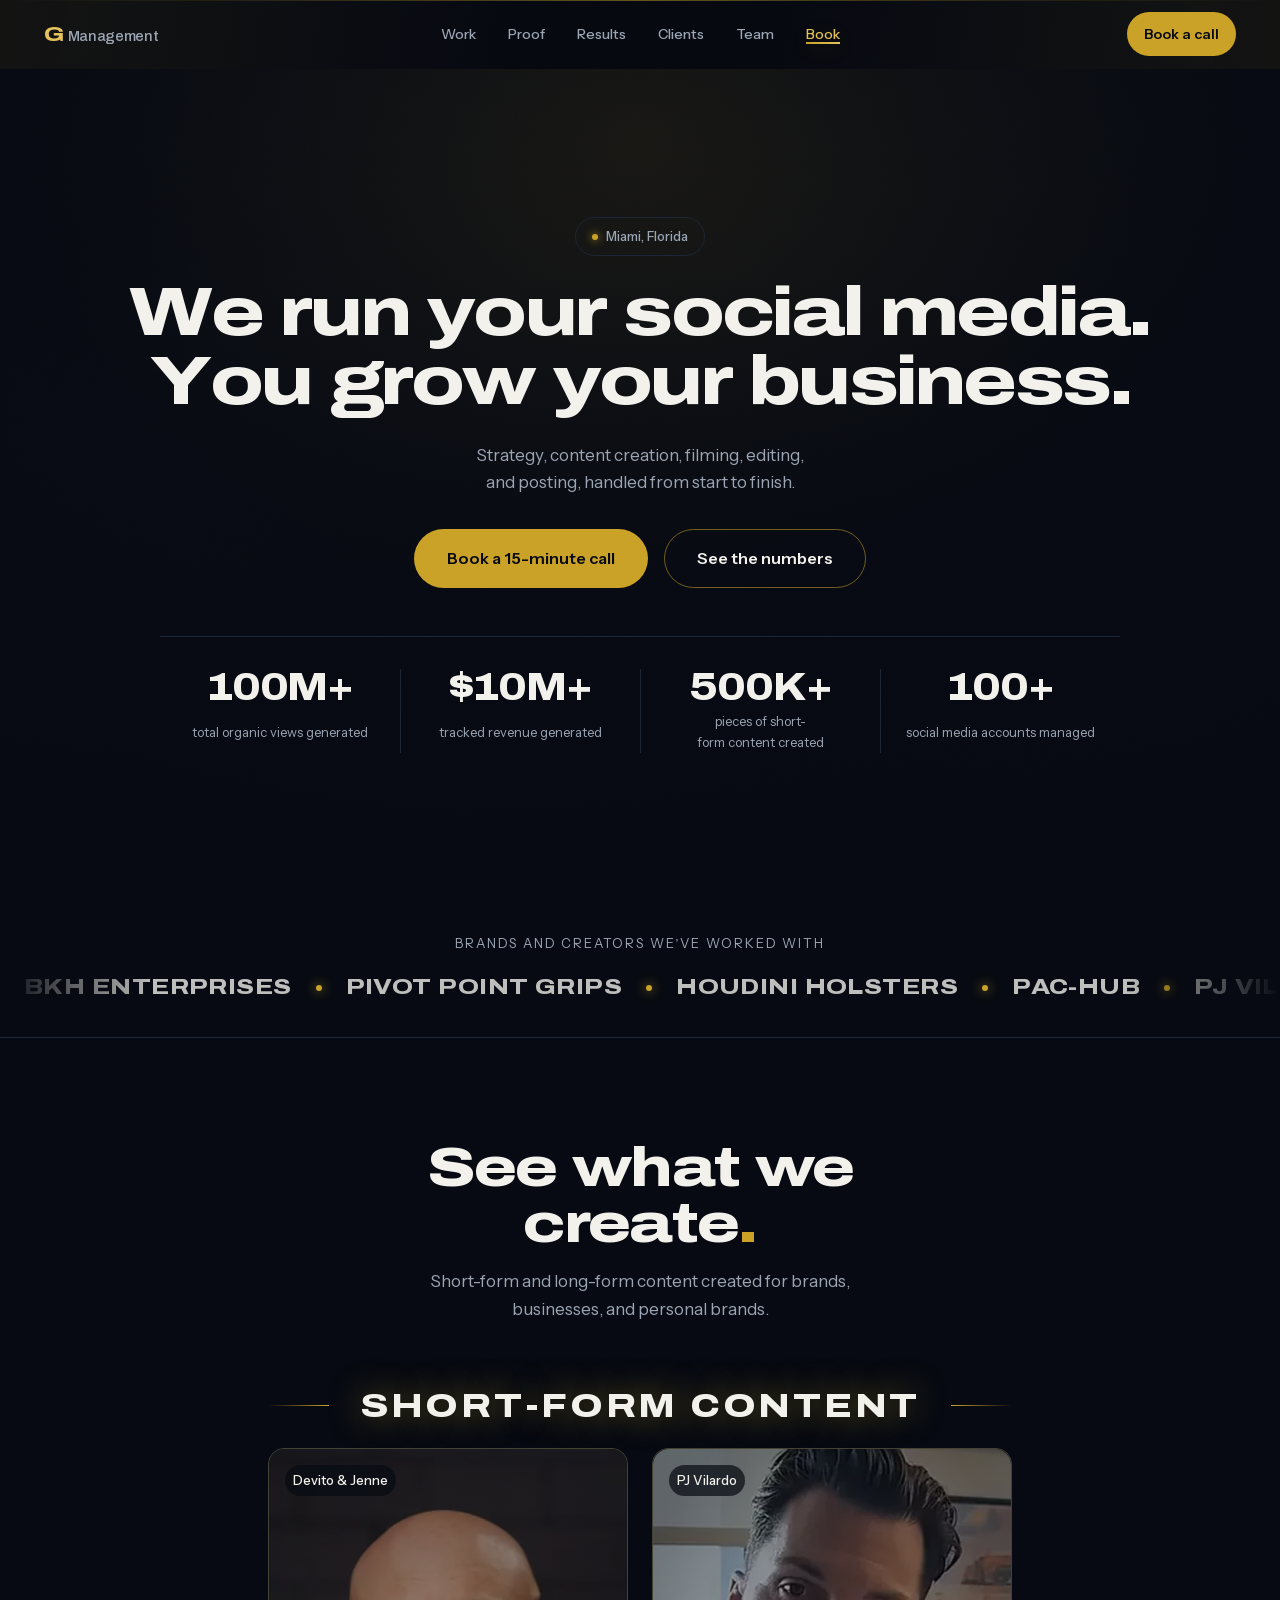
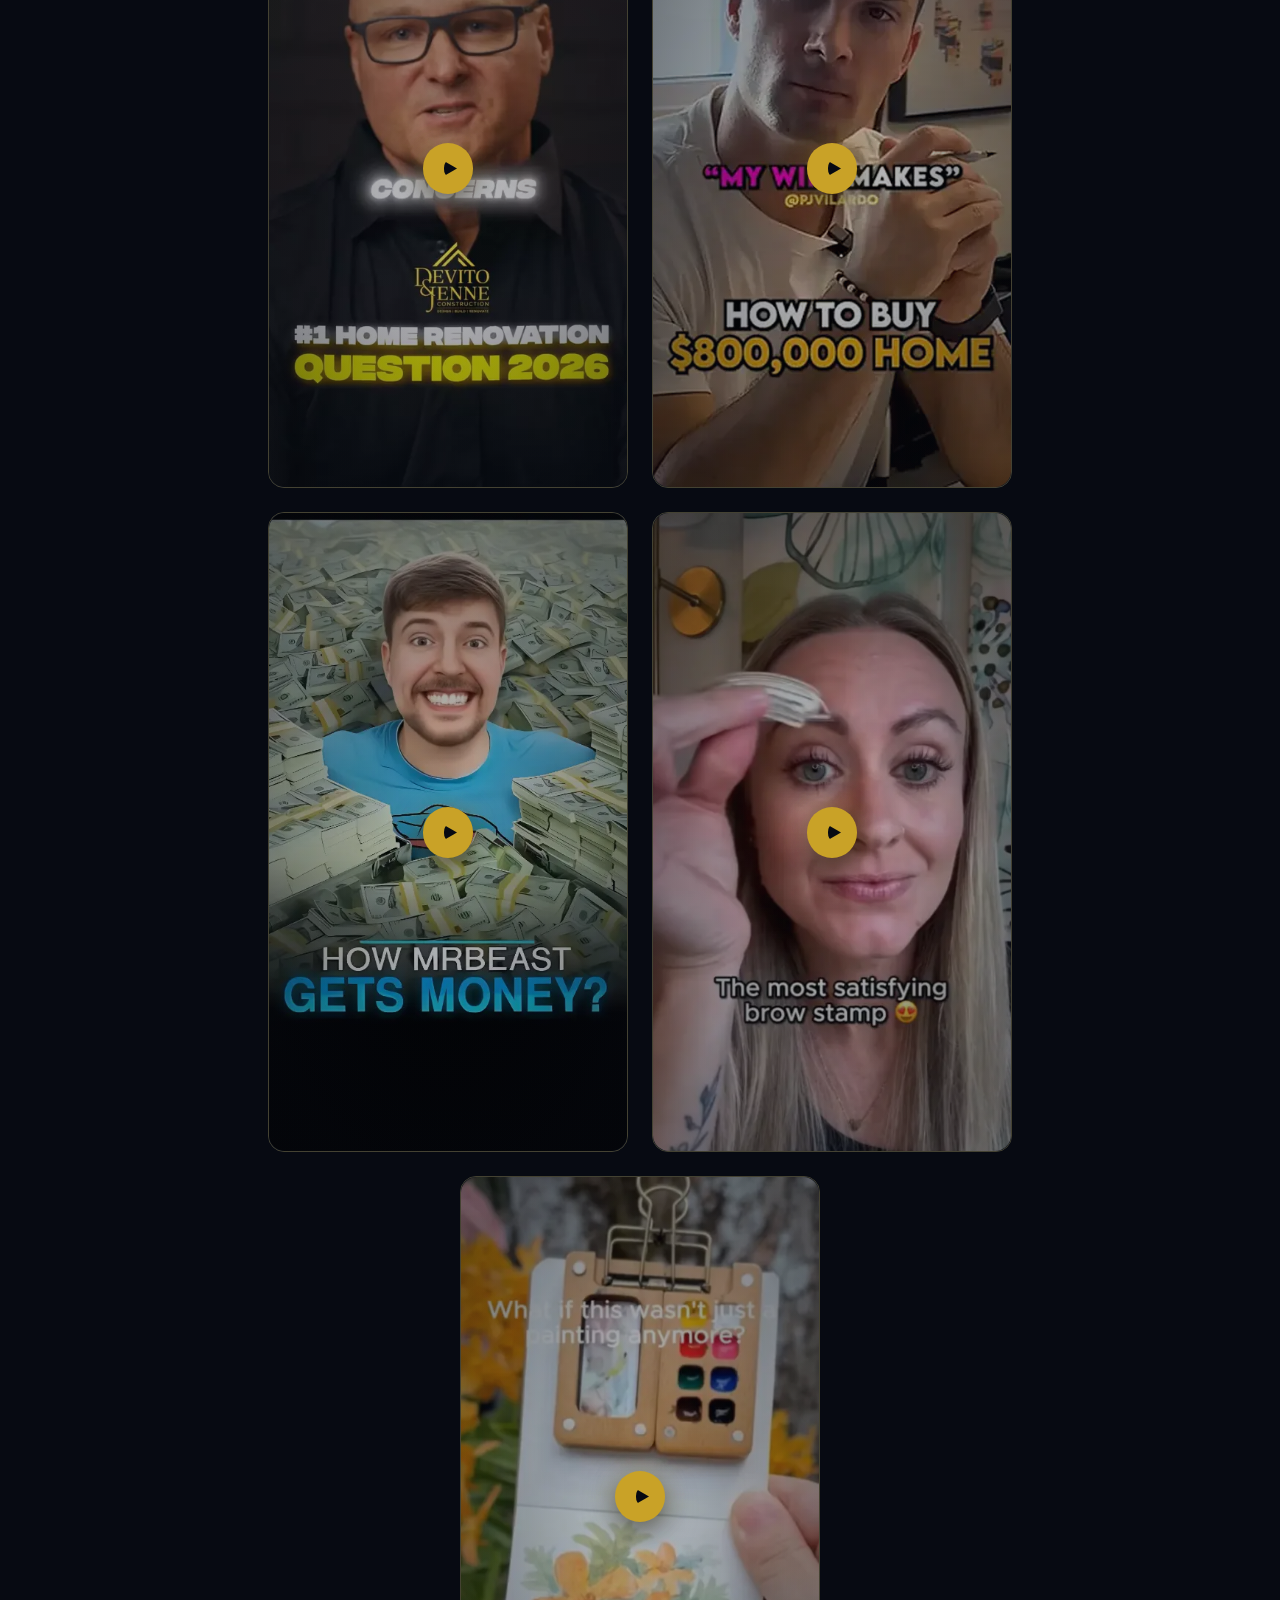
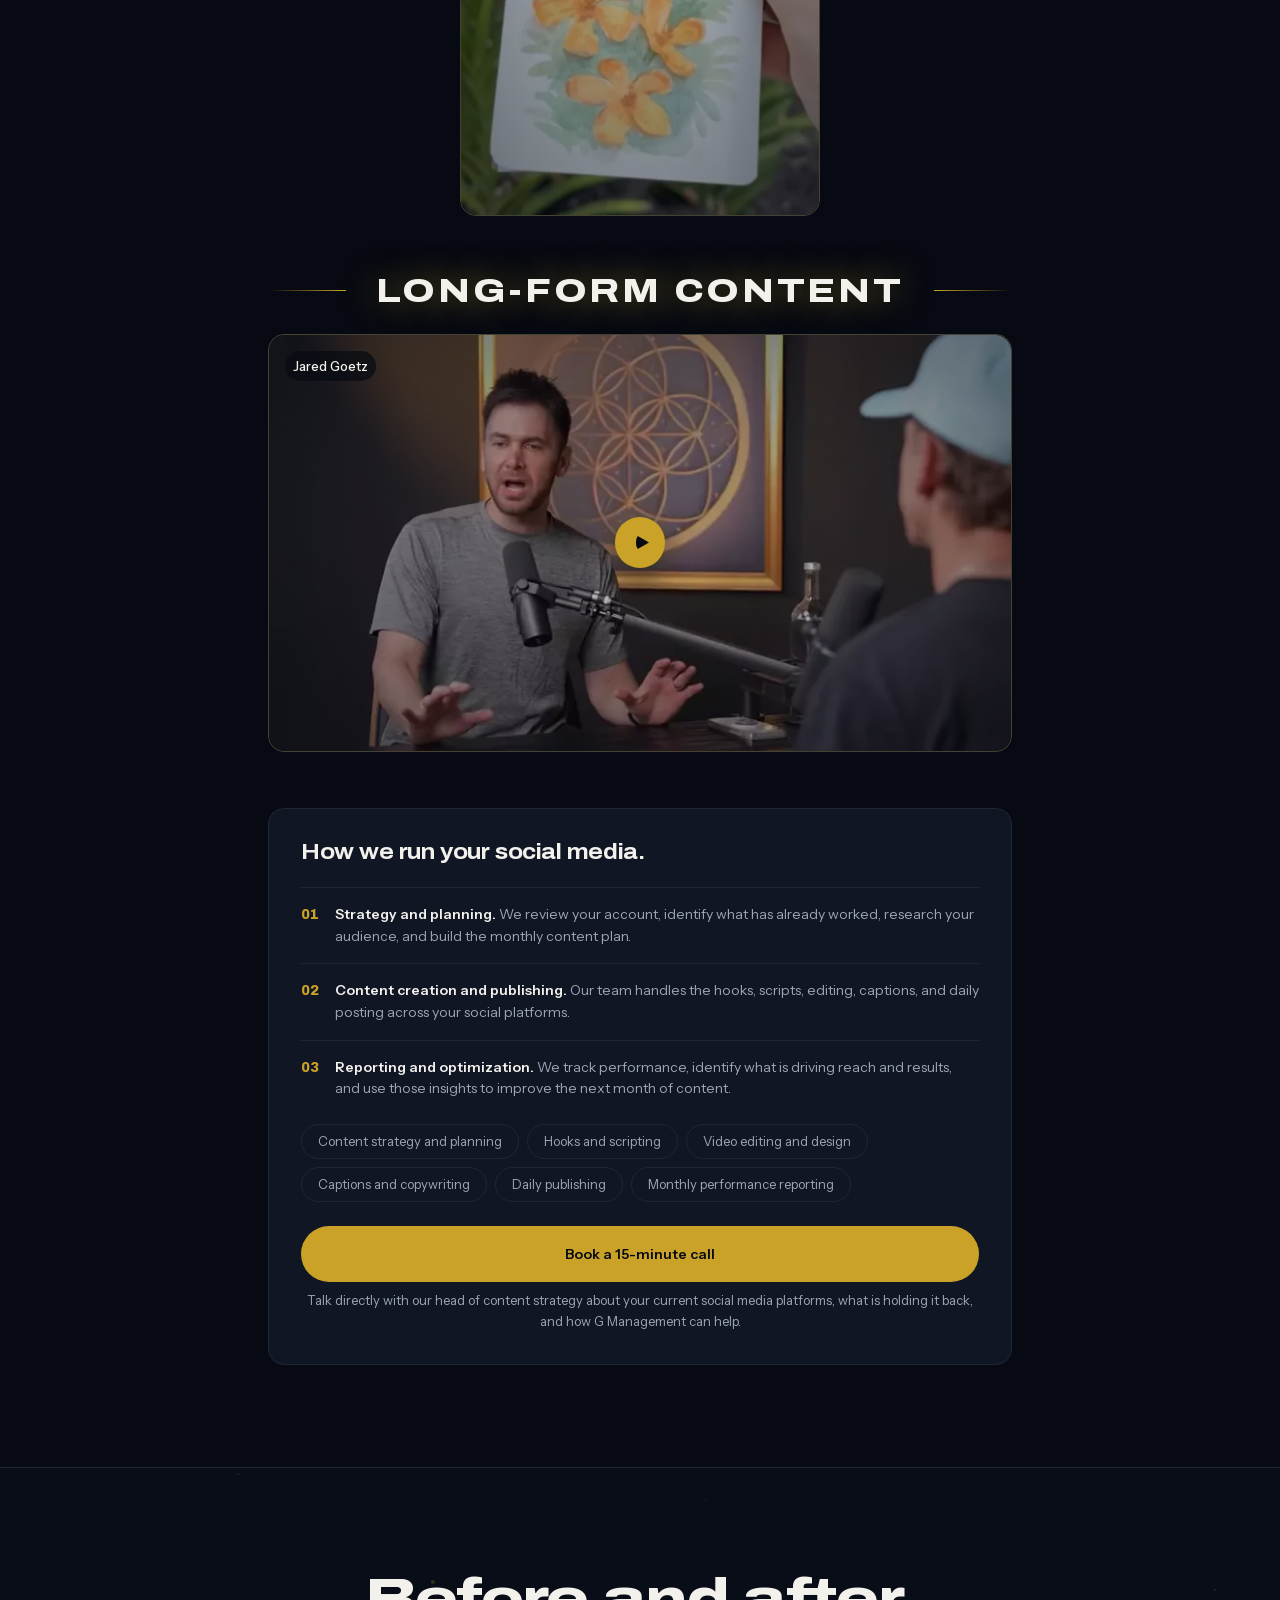
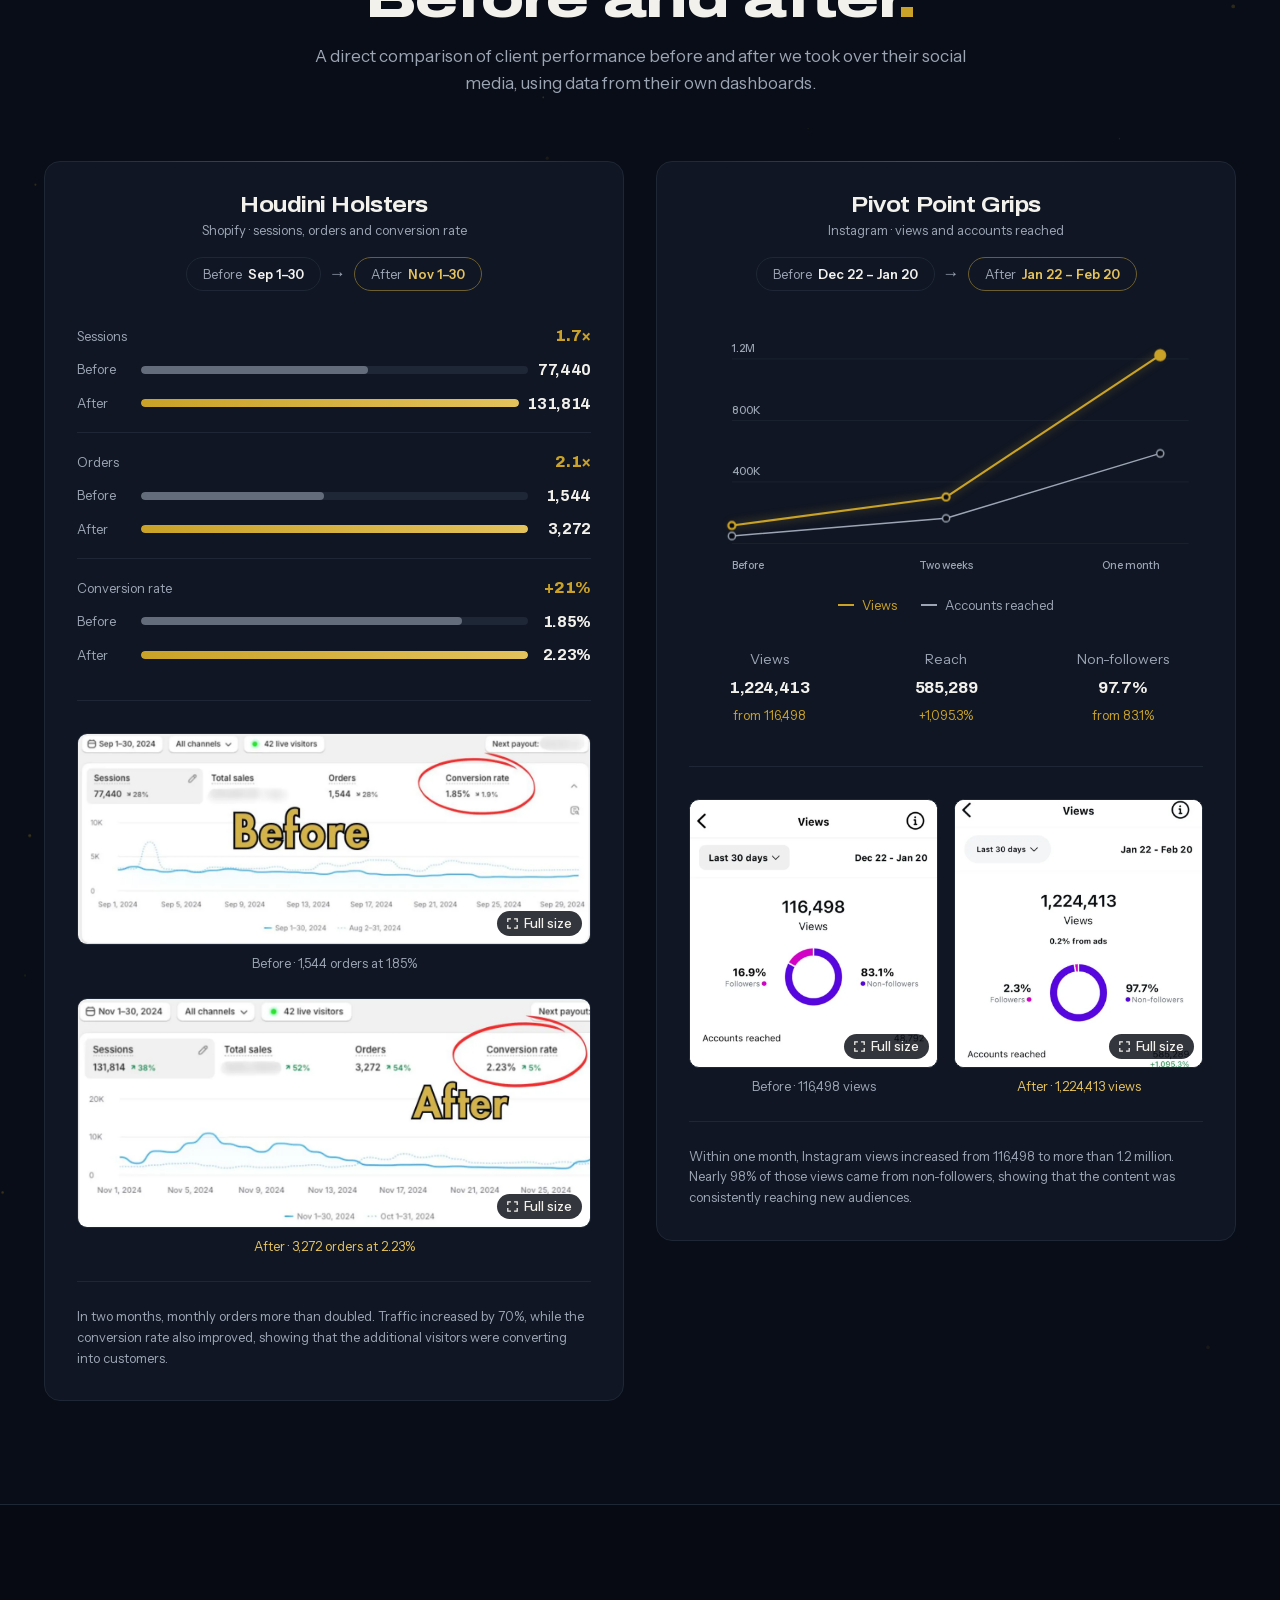
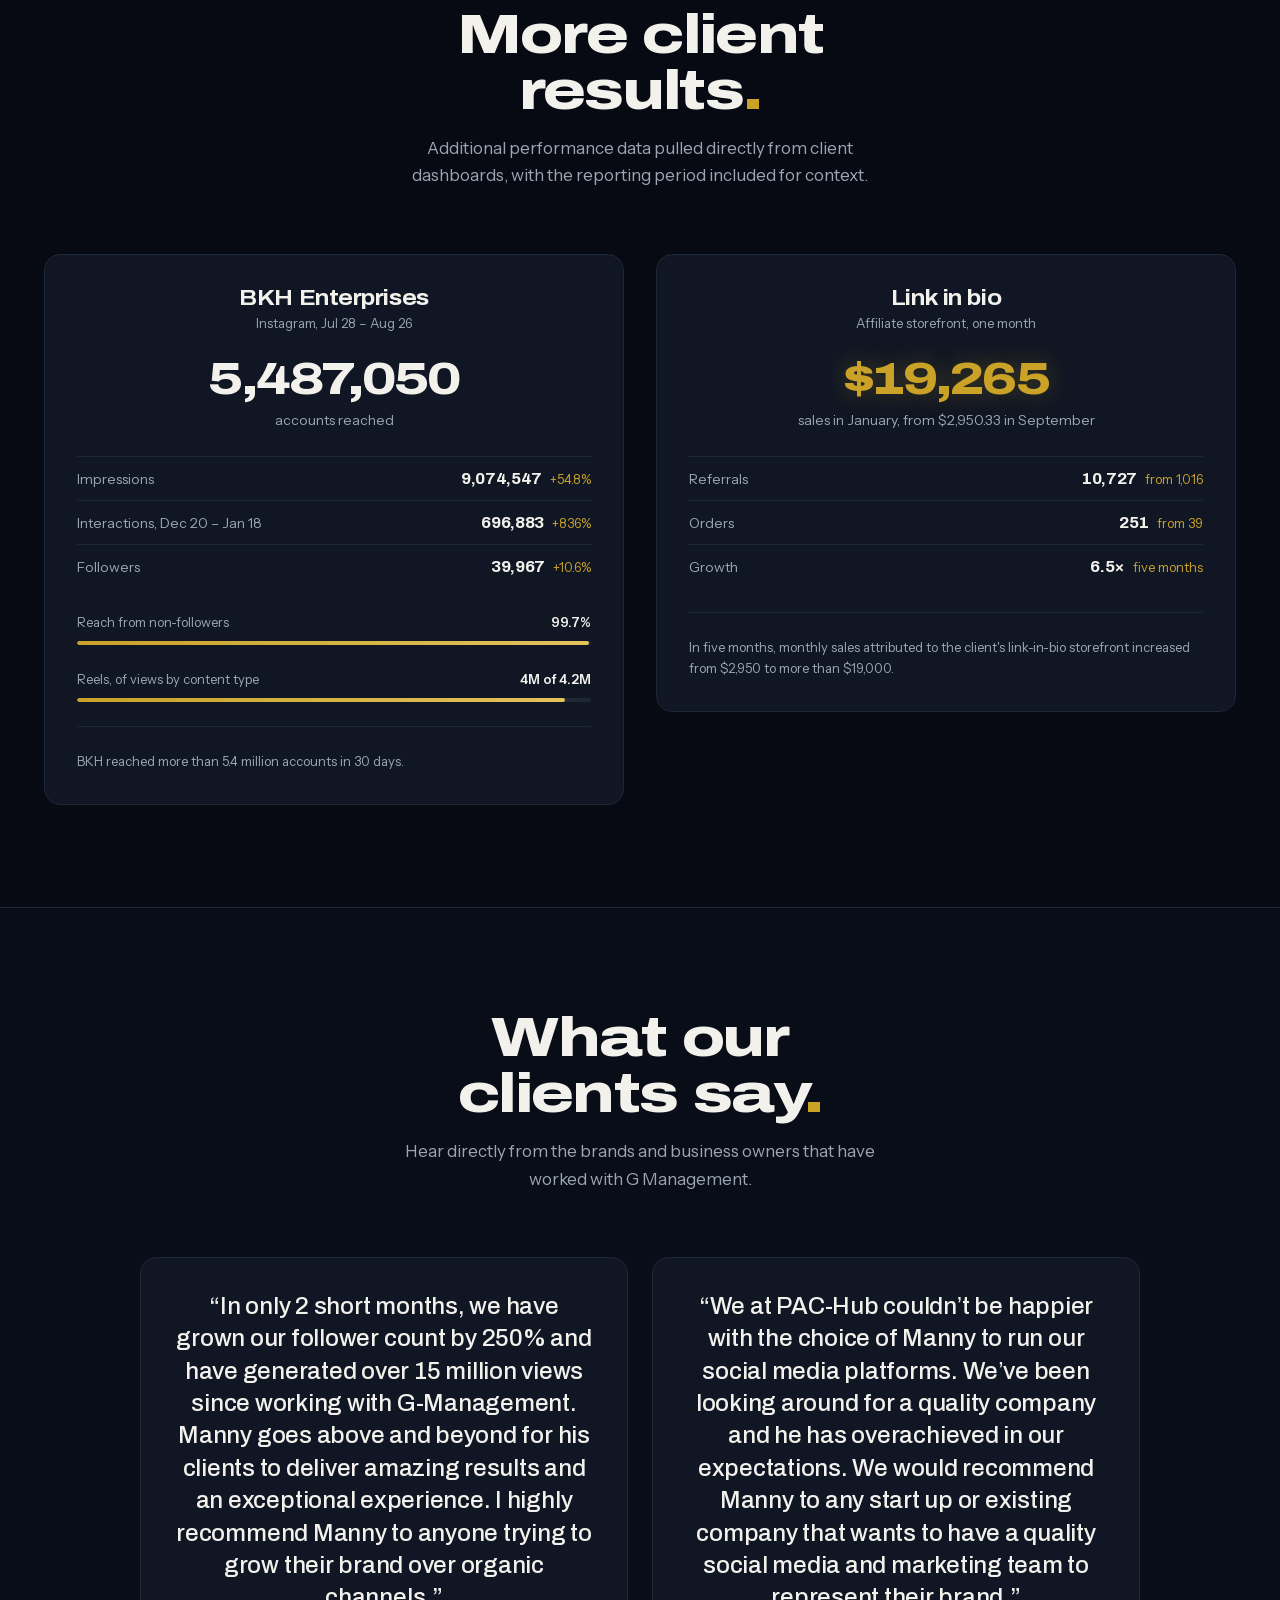
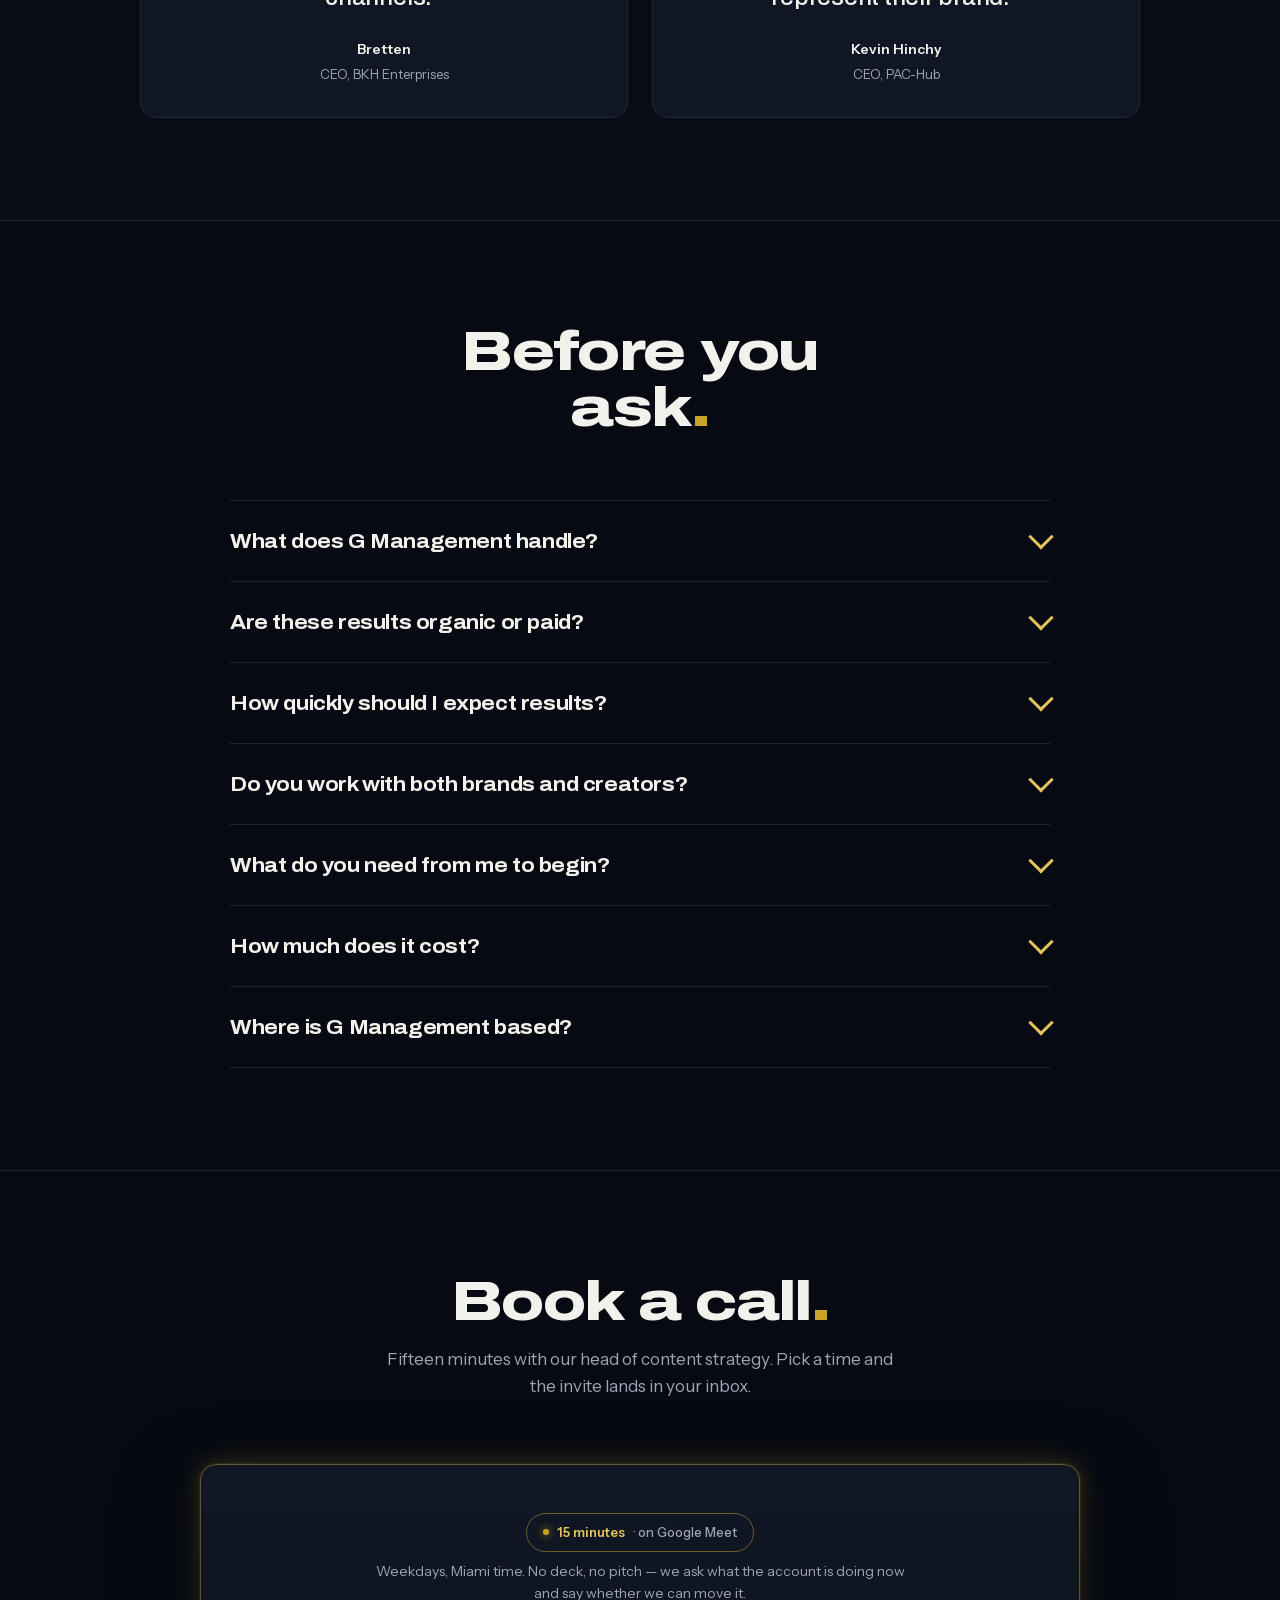
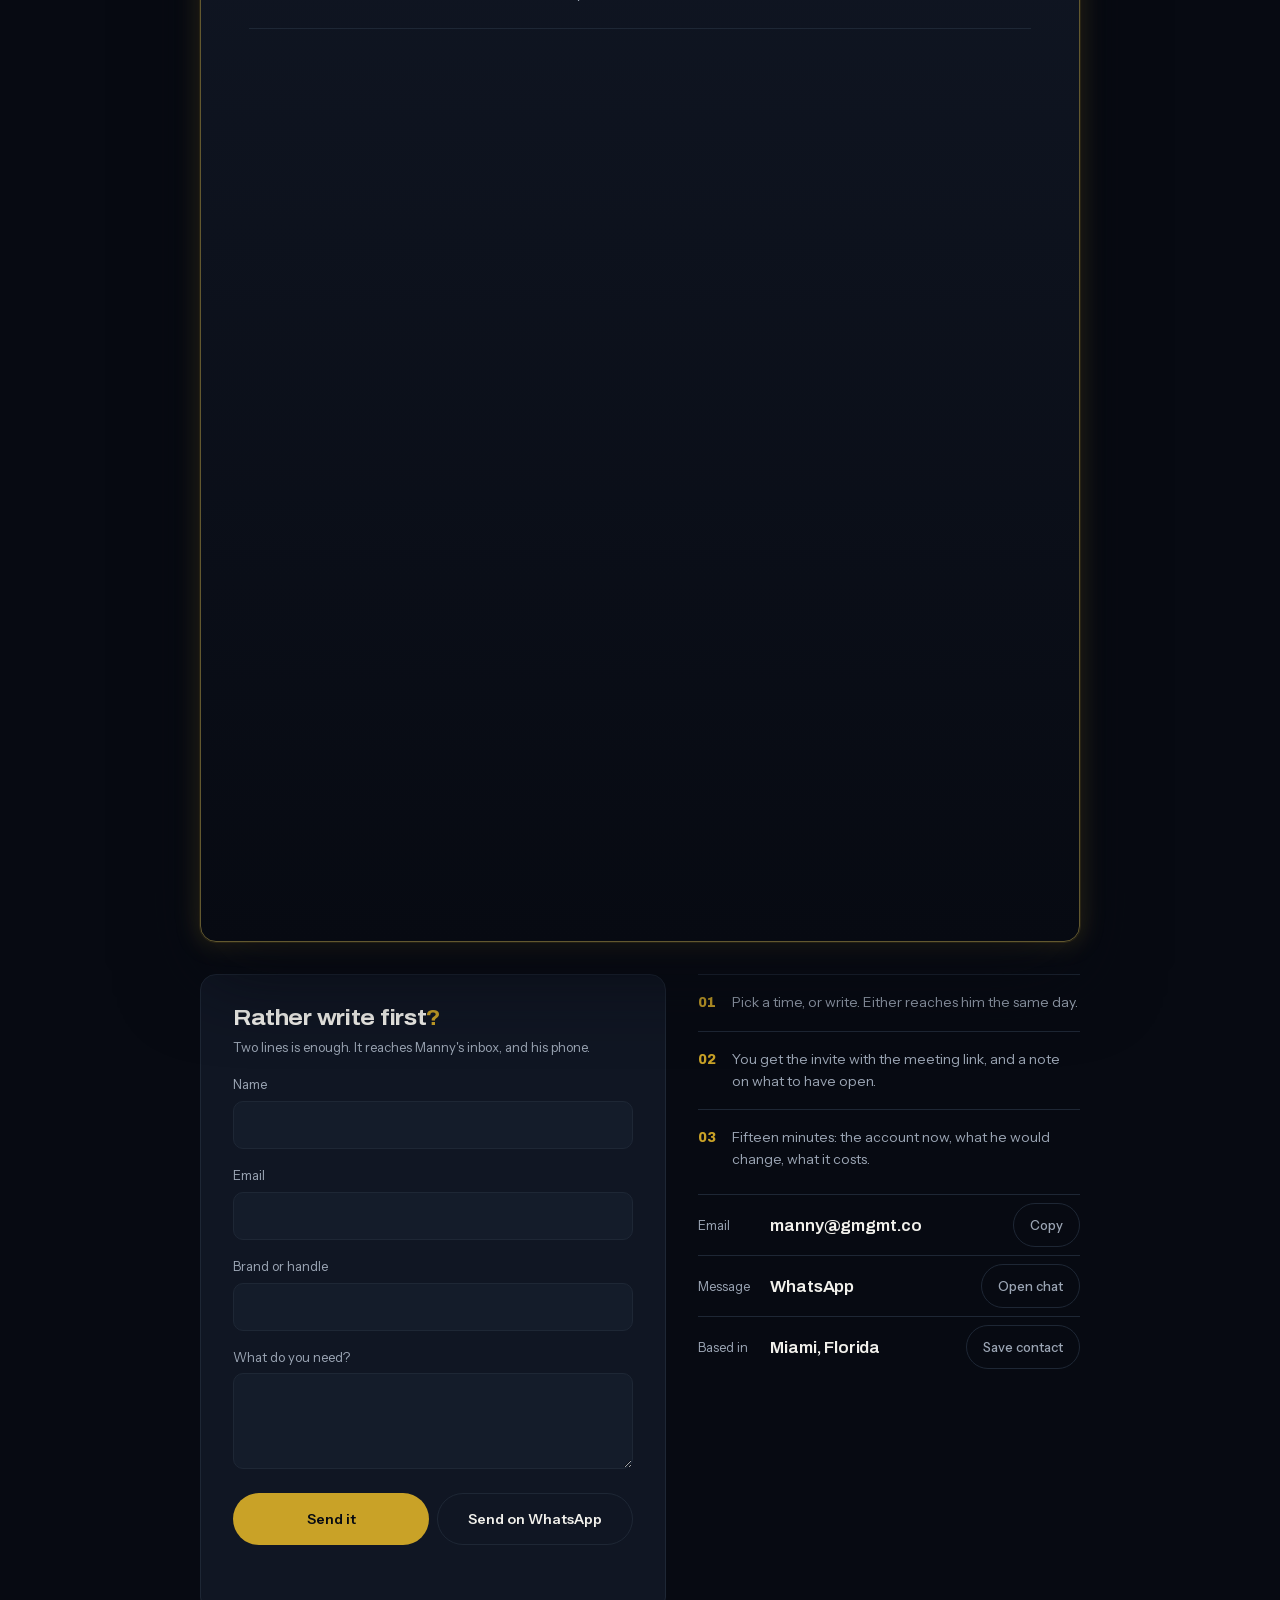
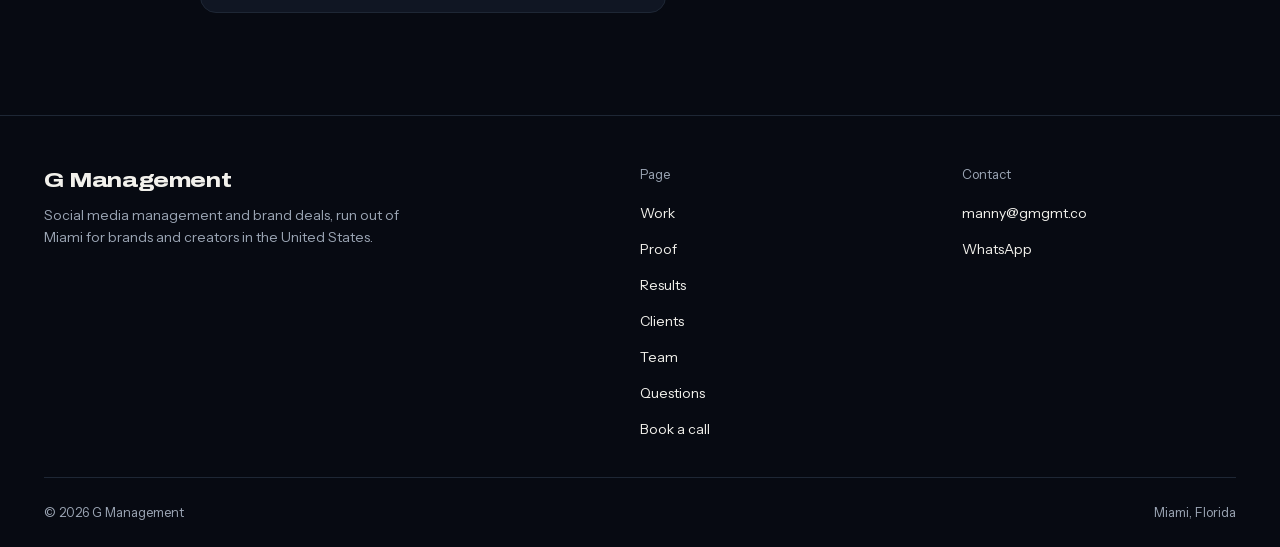
<file: index.html>
<!DOCTYPE html>
<html lang="en">
<head>
<meta charset="utf-8">
<meta name="viewport" content="width=device-width, initial-scale=1">
<script>document.documentElement.classList.add('js');</script>
<title>G Management — social media management and brand deals, Miami</title>
<meta name="description" content="We run your social media so you can grow your business. Strategy, content creation, filming, editing and daily posting, handled from start to finish, out of Miami. Book a 15-minute call.">
<link rel="canonical" href="https://gmgmt.com/">
<meta name="robots" content="index, follow, max-image-preview:large, max-snippet:-1">
<meta name="author" content="Manny Garcia">

<meta property="og:type" content="website">
<meta property="og:url" content="https://gmgmt.com/">
<meta property="og:site_name" content="G Management">
<meta property="og:locale" content="en_US">
<meta property="og:title" content="G Management — social media management and brand deals, Miami">
<meta property="og:description" content="Strategy, content creation, filming, editing and posting, handled from start to finish. 100M+ organic views and $10M+ in tracked revenue generated. Book a 15-minute call.">
<meta property="og:image" content="https://gmgmt.com/assets/og.png">
<meta property="og:image:type" content="image/png">
<meta property="og:image:width" content="1200">
<meta property="og:image:height" content="630">
<meta property="og:image:alt" content="G Management, Miami. 100M+ organic views generated, $10M+ in tracked revenue, 500K+ short-form pieces created, 100+ accounts managed.">

<meta name="twitter:card" content="summary_large_image">
<meta name="twitter:title" content="G Management — social media management and brand deals, Miami">
<meta name="twitter:description" content="We run your social media. You grow your business. Real client dashboards, on both sides of the work.">
<meta name="twitter:image" content="https://gmgmt.com/assets/og.png">
<meta name="twitter:image:alt" content="G Management, Miami. 100M+ organic views generated.">
<meta name="theme-color" content="#070A12">

<link rel="preconnect" href="https://d8j0ntlcm91z4.cloudfront.net" crossorigin>
<link rel="icon" href="/favicon.svg" type="image/svg+xml">

<!-- Both faces are set above the fold, and the stylesheet is inline below, so
     the browser only discovers them once it has parsed all of it. Naming them
     here starts both fetches in the first round trip instead — and the
     headline animation waits on document.fonts.ready, so this is the gate on
     when the hero finishes settling. -->
<link rel="preload" href="/assets/fonts/archivo-latin-v5.woff2" as="font" type="font/woff2" crossorigin>
<link rel="preload" href="/assets/fonts/instrument-sans-latin-v5.woff2" as="font" type="font/woff2" crossorigin>
<style>
/* =============================================================================
   G Management — one page
    1. Fonts
    2. Tokens
    3. Reset + base
    4. Layout primitives
    5. Buttons
    6. Header
    7. Hero
    8. Marquee
    9. Work — landscape video grid
   9b. The player — clips open over the page
   10. Results — bento grid, stats, meters
   11. Results — Pivot Point chart
   12. Voices
   13. Book — scheduler and calendar
   14. Contact rows + phone action bar
   15. Footer
   17. Motion — load, reveal, preferences
   ========================================================================== */

/* 1. Fonts ---------------------------------------------------------------- */

/* Both faces are cut to the 104 glyphs this page sets, and their variable axes
   are cut to the range it actually asks for: Archivo is used from 400 to 800
   and never narrower than 100% wide, so the 100-900 weight and 62-125 width
   the family ships with is delta data nobody reads. Trimming the axes took
   the pair from 63KB to 43KB with the same glyphs on the page. */
@font-face {
  font-family: 'Archivo';
  src: url('/assets/fonts/archivo-latin-v5.woff2') format('woff2');
  font-weight: 400 800;
  font-stretch: 100% 125%;
  font-style: normal;
  font-display: swap;
}

@font-face {
  font-family: 'Instrument Sans';
  src: url('/assets/fonts/instrument-sans-latin-v5.woff2') format('woff2');
  font-weight: 400 600;
  font-stretch: 100%;
  font-style: normal;
  font-display: swap;
}

/* 2. Tokens --------------------------------------------------------------- */

:root {
  /* colour */
  --ink: #070A12;
  --surface: #101623;
  --surface-lift: #161E2E;
  --line: #1E2735;
  --gold: #C9A227;
  --gold-lift: #E4C25C;
  /* Chrome gold: rules, edges and washes that should read as gold without
     competing with the Book button, which is the only object on the page
     allowed to be solid gold. Literals here for the same reason the two glow
     shadows below are literals — a custom property's value is not checked
     where it is declared, so a plain duplicate cannot win, and the mixed
     versions have to sit behind the @supports guard instead. */
  --gold-edge: rgba(201, 162, 39, 0.28);
  --gold-wash: rgba(201, 162, 39, 0.07);
  /* Lifted from #7E8794. Against the page's ink that was 5.4:1 and against a
     card 4.9:1 — enough to pass AA and not enough to read a footnote on a phone
     in daylight without leaning in. This clears 7:1 on both, so the same grey
     now carries the small print everywhere instead of only just carrying it. */
  --grey: #9BA5B4;
  --paper: #F2F1EC;

  /* type */
  --font-display: 'Archivo', 'Helvetica Neue', Arial, sans-serif;
  --font-body: 'Instrument Sans', 'Helvetica Neue', Arial, sans-serif;

  --t-display: clamp(2.25rem, 5.4vw, 4.5rem);
  --t-h2: clamp(2rem, 4.6vw, 3.5rem);
  --t-h3: clamp(1.125rem, 2vw, 1.375rem);
  --t-figure: clamp(2.5rem, 5.5vw, 4rem);
  --t-body: 1.0625rem;
  --t-small: 0.875rem;
  --t-label: 0.8125rem;

  /* spacing — 8px ladder only */
  --sp-4: 4px;
  --sp-8: 8px;
  --sp-16: 16px;
  --sp-24: 24px;
  --sp-32: 32px;
  --sp-48: 48px;
  --sp-64: 64px;
  --sp-96: 96px;
  --sp-128: 128px;
  --sp-160: 160px;

  /* layout */
  --shell: 1240px;
  --gutter: var(--sp-24);
  --section-y: clamp(72px, 8vw, 128px);
  --radius: 16px;
  --radius-sm: 10px;
  --hairline: 1px solid var(--line);

  /* neon */
  --neon-soft: 0 0 24px rgba(201, 162, 39, 0.3);
  --neon: 0 0 20px rgba(201, 162, 39, 0.45),
          0 0 56px rgba(201, 162, 39, 0.18);

  /* motion */
  --ease: cubic-bezier(0.22, 0.61, 0.36, 1);
  --ease-out: cubic-bezier(0.16, 1, 0.3, 1);
}

/* The two glow shadows are literals above, because a custom property's value
   is not checked when it is declared — an engine without color-mix() would
   accept the mixed version and then fail on use, so a plain duplicate never
   wins the way it does for a normal property. Guarded, they keep following
   --gold everywhere the feature exists. */
@supports (color: color-mix(in srgb, red 50%, blue)) {
  :root {
    --neon-soft: 0 0 24px color-mix(in srgb, var(--gold) 30%, transparent);
    --neon: 0 0 20px color-mix(in srgb, var(--gold) 45%, transparent),
            0 0 56px color-mix(in srgb, var(--gold) 18%, transparent);
    --gold-edge: color-mix(in srgb, var(--gold) 28%, transparent);
    --gold-wash: color-mix(in srgb, var(--gold) 7%, transparent);
  }
}

/* On a phone the secondary type runs two points larger. 14 and 13 are
   comfortable at arm's length on a desktop and are not in one hand on a train,
   and every place these two tokens are used is exactly the text that was being
   squinted at: the steps in "How a month runs", the labels under every figure,
   the chips, the footnotes, the form hints, the FAQ answers. Moving the tokens
   moves all forty-four of them at once and keeps the ladder intact — there is
   no second scale to remember. */
@media (max-width: 699px) {
  :root {
    --t-small: 1rem;         /* 14px -> 16px */
    --t-label: 0.9375rem;    /* 13px -> 15px */
  }
}

/* 3. Reset + base --------------------------------------------------------- */

*, *::before, *::after { box-sizing: border-box; }

html {
  scroll-behavior: smooth;
  scroll-padding-top: var(--sp-64);
  -webkit-text-size-adjust: 100%;
}

body {
  margin: 0;
  background: var(--ink);
  color: var(--paper);
  font-family: var(--font-body);
  font-size: var(--t-body);
  line-height: 1.6;
  overflow-x: hidden;
  -webkit-font-smoothing: antialiased;
}

h1, h2, h3 { font-family: var(--font-display); margin: 0; line-height: 1; }
p, dl, ul, ol, figure, blockquote { margin: 0; }
ul, ol { list-style: none; padding: 0; }
img, svg, iframe, video { display: block; max-width: 100%; }
img { height: auto; }
a { color: inherit; }

/* a hidden element stays hidden, whatever display its own class asks for */
[hidden] { display: none !important; }

:focus-visible { outline: 2px solid var(--gold-lift); outline-offset: 3px; border-radius: 2px; }
::selection { background: var(--gold); color: var(--ink); }

.visually-hidden {
  position: absolute;
  width: 1px; height: 1px;
  padding: 0; margin: -1px;
  overflow: hidden;
  clip-path: inset(50%);
  white-space: nowrap;
}

.skip-link {
  position: absolute;
  left: var(--sp-16);
  top: calc(var(--sp-8) * -8);
  z-index: 30;
  padding: var(--sp-8) var(--sp-16);
  background: var(--gold);
  color: var(--ink);
  font-weight: 600;
  text-decoration: none;
  transition: top 160ms var(--ease);
}
.skip-link:focus { top: var(--sp-16); }

/* 4. Layout primitives ---------------------------------------------------- */

.shell {
  width: 100%;
  max-width: var(--shell);
  margin-inline: auto;
  padding-inline: var(--gutter);
}

section { padding-block: var(--section-y); }


/* every section opens on a centred header block */
.section-head {
  max-width: 46ch;
  margin: 0 auto clamp(var(--sp-48), 5vw, var(--sp-64));
  text-align: center;
}

/* the full stop is the brand's smallest gold accent, repeated section to
   section without adding any furniture to the page */
.dot { color: var(--gold); }

.section-title {
  font-size: var(--t-h2);
  font-weight: 800;
  font-stretch: 125%;
  letter-spacing: -0.03em;
}

.section-lead {
  margin-top: var(--sp-16);
  color: var(--grey);
}

/* 5. Buttons -------------------------------------------------------------- */

.btn {
  position: relative;
  display: inline-flex;
  align-items: center;
  justify-content: center;
  min-height: 48px;
  padding: var(--sp-16) var(--sp-24);
  border: 1px solid transparent;
  border-radius: 999px;
  font-family: var(--font-body);
  font-size: var(--t-small);
  font-weight: 600;
  text-decoration: none;
  cursor: pointer;
  overflow: hidden;
  isolation: isolate;
  transition: color 200ms var(--ease), border-color 200ms var(--ease),
              box-shadow 320ms var(--ease), transform 320ms var(--ease-out);
}
.btn::before {
  content: "";
  position: absolute;
  inset: 0;
  z-index: -1;
  transform: scaleX(0);
  transform-origin: left;
  transition: transform 420ms var(--ease-out);
}
.btn:hover::before, .btn:focus-visible::before { transform: scaleX(1); }
.btn:hover { transform: translateY(-1px); }

.btn--primary { background: var(--gold); color: var(--ink); }
.btn--primary::before {
  background: linear-gradient(100deg, var(--gold) 0%, var(--gold-lift) 50%, var(--gold) 100%);
}

.btn--ghost { border-color: var(--line); color: var(--paper); background: transparent; }
.btn--ghost::before { background: var(--surface); }
.btn--ghost:hover, .btn--ghost:focus-visible { border-color: var(--gold); }

.btn--lg { min-height: 56px; padding: var(--sp-16) var(--sp-32); font-size: 1rem; }
.btn--sm { min-height: 44px; padding: var(--sp-8) var(--sp-16); }
.btn--full { width: 100%; }

.btn--glow:hover, .btn--glow:focus-visible { box-shadow: var(--neon); }
.btn[disabled] { opacity: 0.45; pointer-events: none; }

/* 6. Header --------------------------------------------------------------- */

.site-header {
  position: sticky;
  top: 0;
  z-index: 20;
  /* Colour and image are set apart rather than through the shorthand, because
     the ink is what transitions on stick and a gradient cannot be transitioned
     at all. The shorthand would reset one every time the other was declared. */
  background-color: rgba(7, 10, 18, 0.94);
  background-color: color-mix(in srgb, var(--ink) 94%, transparent);
  /* The gold laid across the bar as a wash, heaviest at the two ends. Filling
     the bar instead would put the Book button in gold on gold and cost it the
     only thing that makes it the loudest object above the fold. */
  background-image: linear-gradient(100deg, var(--gold-wash) 0%, transparent 40%,
                                            transparent 60%, var(--gold-wash) 100%);
  border-bottom: 1px solid transparent;
  transition: background-color 300ms var(--ease), border-color 300ms var(--ease);
}
/* A lit edge along the top, brightest in the middle and gone at both ends, so
   the bar sits on the hero film rather than flush against it. */
.site-header::after {
  content: '';
  position: absolute;
  inset: 0 0 auto;
  height: 1px;
  background: linear-gradient(90deg, transparent, var(--gold-edge) 20%,
                              var(--gold) 50%, var(--gold-edge) 80%, transparent);
  opacity: 0.5;
  pointer-events: none;
  transition: opacity 300ms var(--ease);
}
.site-header.is-stuck {
  background-color: rgba(7, 10, 18, 0.94);
  background-color: color-mix(in srgb, var(--ink) 94%, transparent);
  border-bottom-color: var(--gold-edge);
}
.site-header.is-stuck::after { opacity: 0.9; }

.site-header__progress {
  position: absolute;
  left: 0; right: 0; bottom: -1px;
  height: 2px;
  overflow: hidden;
}
.site-header__progress span {
  display: block;
  height: 100%;
  background: linear-gradient(90deg, var(--gold), var(--gold-lift));
  box-shadow: var(--neon-soft);
  transform: scaleX(var(--p, 0));
  transform-origin: left;
}

.site-header__inner {
  display: grid;
  /* minmax(0, 1fr) and not 1fr: the nav is a scroll container, and a bare 1fr
     track floors at its content's width, which would let the strip push the
     header wider than the phone instead of scrolling inside it. */
  grid-template-columns: auto minmax(0, 1fr);
  grid-template-areas: 'brand nav';
  align-items: center;
  gap: var(--sp-16);
  min-height: 68px;
}

.wordmark {
  display: inline-flex;
  align-items: baseline;
  gap: var(--sp-4);
  font-family: var(--font-display);
  text-decoration: none;
  letter-spacing: -0.02em;
}
.wordmark {
  grid-area: brand;
}
.wordmark__g {
  font-size: 1.25rem;
  font-weight: 800;
  font-stretch: 125%;
  color: var(--gold-lift);
  transition: text-shadow 200ms var(--ease);
}
.wordmark:hover .wordmark__g,
.wordmark:focus-visible .wordmark__g { text-shadow: var(--neon-soft); }
.wordmark__rest {
  font-size: 0.9375rem;
  font-weight: 500;
  color: var(--grey);
  transition: color 200ms var(--ease);
}
.wordmark:hover .wordmark__rest { color: var(--paper); }

/* The nav used to be display:none below 900px with nothing in its place, so a
   phone had no way to reach a section by name. It is a horizontal scroll strip
   at those widths instead of a drawer: a drawer needs a focus trap, a scroll
   lock and an open/closed state, and this page pays for none of that today.
   Same links, same observer, same marker — only the box changes. */
.site-nav {
  grid-area: nav;
  display: flex;
  position: relative;
  gap: var(--sp-24);
  justify-self: end;
  max-width: 100%;
  overflow-x: auto;
  overscroll-behavior-x: contain;
  scrollbar-width: none;
  -ms-overflow-style: none;
  /* Fades at the trailing edge to say there is more. Masked rather than
     covered with a gradient, because the bar behind it is a wash now and an
     overlay would have to track it. */
  -webkit-mask-image: linear-gradient(90deg, #000 0, #000 calc(100% - 20px), transparent 100%);
          mask-image: linear-gradient(90deg, #000 0, #000 calc(100% - 20px), transparent 100%);
}
.site-nav::-webkit-scrollbar { display: none; }
.site-nav a { white-space: nowrap; }
.site-nav a {
  display: inline-flex;
  align-items: center;
  min-height: 44px;
  font-size: var(--t-small);
  font-weight: 500;
  color: var(--grey);
  text-decoration: none;
  transition: color 200ms var(--ease);
}
.site-nav a:hover { color: var(--paper); }
.site-nav a.is-active { color: var(--gold-lift); }

.site-nav__marker {
  position: absolute;
  bottom: 12px;
  left: 0;
  height: 2px;
  width: var(--w, 0px);
  background: linear-gradient(90deg, var(--gold), var(--gold-lift));
  box-shadow: var(--neon-soft);
  transform: translateX(var(--x, 0px));
  opacity: var(--o, 0);
  transition: transform 380ms var(--ease-out), width 380ms var(--ease-out),
              opacity 200ms var(--ease);
}

/* The header used to carry `backdrop-filter: blur(14px) saturate(140%)` here,
   and it is a sticky bar sitting over a full-screen hero film. A backdrop
   filter has to re-read and re-blur everything behind it every time that
   backdrop changes — which, over a playing video, is every single frame, for
   as long as the hero is on screen, on the compositor thread the page also
   scrolls on. It was desktop-only, which is exactly where the stutter was.

   The bar is over near-black at every scroll position, so the glass was
   costing a frame budget to blur something nobody could see through. A flat
   translucent ink reads identically and costs nothing. */
/* The header rearranges over three bands rather than two, because the phone
   action bar only exists below 768px and the header has to cover the gap. */

/* Below 768 the action bar already carries Book / WhatsApp / Email, so the
   header's own CTA is the same button twice on the same screen. Dropping it is
   what pays for the nav strip, and the bar keeps its 68px. */
@media (max-width: 767px) {
  .site-header .btn { display: none; }
}

/* No action bar in this band, so the CTA stays and the strip takes its own row. */
@media (min-width: 768px) and (max-width: 899px) {
  .site-header__inner {
    grid-template-columns: minmax(0, 1fr) auto;
    grid-template-areas:
      'brand cta'
      'nav   nav';
    row-gap: var(--sp-4);
    padding-block: var(--sp-8);
    min-height: 0;
  }
  .site-nav { justify-self: start; }
  .site-header .btn { grid-area: cta; justify-self: end; }
}

@media (min-width: 900px) {
  /* background-color, not background: the shorthand would drop the gold wash. */
  .site-header {
    background-color: rgba(7, 10, 18, 0.86);
    background-color: color-mix(in srgb, var(--ink) 86%, transparent);
  }
  .site-header__inner {
    grid-template-columns: 1fr auto 1fr;
    grid-template-areas: 'brand nav cta';
  }
  /* Wide enough for every link, so the strip goes back to being a plain row. */
  .site-nav {
    justify-self: center;
    gap: var(--sp-32);
    overflow: visible;
    -webkit-mask-image: none;
            mask-image: none;
  }
  .site-header .btn { justify-self: end; }
}

/* 7. Hero ----------------------------------------------------------------- */

.hero {
  position: relative;
  display: grid;
  align-content: center;
  padding-block: var(--sp-48) var(--sp-64);
  overflow: hidden;
}

.hero__media { position: absolute; inset: 0; z-index: 0; overflow: hidden; pointer-events: none; }
.hero__media > * { position: absolute; }

.hero__video {
  inset: 0;
  width: 100%; height: 100%;
  object-fit: cover;
  opacity: 0;
  transition: opacity 1200ms var(--ease-out);
}
.hero__media.has-video .hero__video { opacity: 0.72; }
.hero__media.has-video .hero__field { opacity: 0.35; }

/* This carried `filter: blur(40px)` across a box 150% of the viewport in both
   directions, and section 17 then animated it. A filtered layer that is being
   transformed has its blur re-rasterised as it moves, at full viewport size,
   for the whole 32-second loop — the single most expensive thing the hero was
   doing, and it was gated to desktops with a mouse.

   Both are gone. The gradients underneath are radial falloffs that were
   already soft; widening their stops gives the same light with no filter at
   all, so the layer is now a plain painted background that composites once. */
.hero__field {
  inset: -25%;
  background:
    radial-gradient(42% 50% at 50% 22%, rgba(201, 162, 39, 0.22), transparent 76%),
    radial-gradient(48% 54% at 22% 72%, rgba(242, 241, 236, 0.065), transparent 78%);
  background:
    radial-gradient(42% 50% at 50% 22%, color-mix(in srgb, var(--gold) 22%, transparent), transparent 76%),
    radial-gradient(48% 54% at 22% 72%, color-mix(in srgb, var(--paper) 6.5%, transparent), transparent 78%);
}

.hero__grain {
  inset: 0;
  opacity: 0.04;
  background-image: url("data:image/svg+xml,%3Csvg xmlns='http://www.w3.org/2000/svg' width='140' height='140'%3E%3Cfilter id='n'%3E%3CfeTurbulence type='fractalNoise' baseFrequency='0.85' numOctaves='3'/%3E%3C/filter%3E%3Crect width='140' height='140' filter='url(%23n)'/%3E%3C/svg%3E");
}

/* With no video the scrim only has to soften the light field. With one it
   pools under the centred copy and thins out towards the frame edges. */
.hero__scrim {
  inset: 0;
  background:
    radial-gradient(120% 90% at 50% 30%, transparent 8%, var(--ink) 80%),
    linear-gradient(to bottom, rgba(7, 10, 18, 0.45), var(--ink) 92%);
  background:
    radial-gradient(120% 90% at 50% 30%, transparent 8%, var(--ink) 80%),
    linear-gradient(to bottom, color-mix(in srgb, var(--ink) 45%, transparent), var(--ink) 92%);
}

.hero__media.has-video .hero__scrim {
  background:
    linear-gradient(to bottom,
      rgba(7, 10, 18, 0.88) 0%,
      rgba(7, 10, 18, 0.62) 22%,
      rgba(7, 10, 18, 0.72) 62%,
      var(--ink) 100%);
  background:
    linear-gradient(to bottom,
      color-mix(in srgb, var(--ink) 88%, transparent) 0%,
      color-mix(in srgb, var(--ink) 62%, transparent) 22%,
      color-mix(in srgb, var(--ink) 72%, transparent) 62%,
      var(--ink) 100%);
}

@media (min-width: 980px) {
  .hero__media.has-video .hero__scrim {
    background:
      radial-gradient(60% 54% at 50% 50%,
        rgba(7, 10, 18, 0.84) 0%,
        rgba(7, 10, 18, 0.62) 58%,
        transparent 100%),
      linear-gradient(to bottom,
        rgba(7, 10, 18, 0.6) 0%,
        rgba(7, 10, 18, 0.2) 22%,
        rgba(7, 10, 18, 0.3) 68%,
        var(--ink) 100%);
    background:
      radial-gradient(60% 54% at 50% 50%,
        color-mix(in srgb, var(--ink) 84%, transparent) 0%,
        color-mix(in srgb, var(--ink) 62%, transparent) 58%,
        transparent 100%),
      linear-gradient(to bottom,
        color-mix(in srgb, var(--ink) 60%, transparent) 0%,
        color-mix(in srgb, var(--ink) 20%, transparent) 22%,
        color-mix(in srgb, var(--ink) 30%, transparent) 68%,
        var(--ink) 100%);
  }
}

.hero__inner {
  position: relative;
  z-index: 1;
  display: grid;
  justify-items: center;
  text-align: center;
}

.hero__copy { width: 100%; min-width: 0; }

/* the film underneath can land on a bright frame at any moment, so the
   copy carries its own shadow rather than trusting the scrim alone */
.hero__media.has-video ~ .hero__inner .hero__copy {
  text-shadow: 0 1px 2px rgba(7, 10, 18, 0.55),
               0 2px 28px rgba(7, 10, 18, 0.7);
  text-shadow: 0 1px 2px color-mix(in srgb, var(--ink) 55%, transparent),
               0 2px 28px color-mix(in srgb, var(--ink) 70%, transparent);
}
/* One filled button and one outline, so the eye is told which of the two to
   press. "Book a call" keeps the solid gold; this one is a ghost in the proper
   sense — nothing behind it at all, just a gold edge — which is also what fixed
   the last of the per-frame blurs: it used to carry a backdrop filter over the
   playing film, re-running on every decoded frame for a pane nobody could see
   through anyway.

   With no panel behind it the label has to hold its own over whatever frame the
   film lands on, so it keeps a shadow rather than the background it lost. */
.hero .btn--ghost {
  background: transparent;
  border-color: rgba(201, 162, 39, 0.55);
  border-color: color-mix(in srgb, var(--gold) 55%, transparent);
}
.hero .btn--ghost:hover,
.hero .btn--ghost:focus-visible { border-color: var(--gold); }

.hero__media.has-video ~ .hero__inner .btn--ghost {
  text-shadow: 0 1px 14px rgba(7, 10, 18, 0.9);
  text-shadow: 0 1px 14px color-mix(in srgb, var(--ink) 90%, transparent);
}

.hero__where {
  display: inline-flex;
  align-items: center;
  gap: var(--sp-8);
  padding: var(--sp-8) var(--sp-16);
  border: var(--hairline);
  border-radius: 999px;
  font-size: var(--t-label);
  font-weight: 500;
  color: var(--grey);
}
.hero__dot {
  width: 6px; height: 6px;
  border-radius: 50%;
  background: var(--gold);
  box-shadow: 0 0 8px var(--gold);
}

.hero__title {
  margin-top: var(--sp-24);
  font-size: var(--t-display);
  font-weight: 800;
  font-stretch: 125%;
  letter-spacing: -0.04em;
  line-height: 0.94;
  text-wrap: balance;
}
.hero__title .line { display: block; overflow: hidden; padding-bottom: 0.06em; }
.hero__title .line > span { display: block; }
.hero__title .word { display: inline-block; white-space: nowrap; }
.hero__title .ch { display: inline-block; }

.hero__sub {
  margin: var(--sp-24) auto 0;
  max-width: 52ch;
  color: var(--grey);
  font-size: 1.0625rem;
  text-wrap: balance;
}

.hero__actions {
  display: flex;
  flex-wrap: wrap;
  justify-content: center;
  gap: var(--sp-16);
  margin-top: var(--sp-32);
}

/* the four headline figures — the full table lives in Results */
.hero__proof {
  display: grid;
  grid-template-columns: repeat(2, minmax(0, 1fr));
  gap: var(--sp-24) 0;
  width: 100%;
  max-width: 960px;
  margin: var(--sp-48) auto 0;
  padding-top: var(--sp-32);
  border-top: var(--hairline);
}
.hero__proof li {
  display: grid;
  gap: var(--sp-4);
  justify-items: center;
  min-width: 0;
  padding-inline: var(--sp-16);
}
.hero__proof li:nth-child(even) { border-left: var(--hairline); }
.hero__proof-figure {
  font-family: var(--font-display);
  font-size: clamp(1.625rem, 3.6vw, 2.375rem);
  font-weight: 800;
  font-stretch: 118%;
  letter-spacing: -0.03em;
  font-variant-numeric: tabular-nums;
  line-height: 1;
}
.hero__proof-label { font-size: var(--t-label); color: var(--grey); text-wrap: balance; }

@media (min-width: 720px) {
  .hero__proof { grid-template-columns: repeat(4, minmax(0, 1fr)); }
  .hero__proof li + li { border-left: var(--hairline); }
}

@media (min-width: 980px) {
  .hero { min-height: calc(100vh - 68px); min-height: calc(100svh - 68px);
          padding-block: var(--sp-64); }
}

/* 8. Client roll ------------------------------------------------------------ */

.roll {
  padding-block: var(--sp-32);
  border-bottom: var(--hairline);
  text-align: center;
}
.roll__label {
  margin-bottom: var(--sp-16);
  font-size: var(--t-label);
  letter-spacing: 0.14em;
  text-transform: uppercase;
  color: var(--grey);
}

.marquee {
  overflow: hidden;
  contain: paint;
  mask-image: linear-gradient(90deg, transparent, #000 12%, #000 88%, transparent);
}
.marquee__track { display: flex; width: max-content; }
.marquee__set { display: flex; align-items: center; }
.marquee__set span {
  padding-inline: var(--sp-24);
  font-family: var(--font-display);
  font-size: clamp(1rem, 2vw, 1.375rem);
  font-weight: 800;
  font-stretch: 118%;
  letter-spacing: 0.02em;
  text-transform: uppercase;
  white-space: nowrap;
  color: rgba(242, 241, 236, 0.78);
  color: color-mix(in srgb, var(--paper) 78%, transparent);
}
.marquee__set i {
  width: 6px; height: 6px;
  border-radius: 50%;
  background: var(--gold);
  box-shadow: 0 0 12px var(--gold);
}

/* 9. Work — landscape video grid -------------------------------------------- */

.work { border-bottom: var(--hairline); }

/* Two shapes of tile in one grid. The two clips shot vertical take a column
   each; the one shot landscape spans the row beneath them and closes the block
   off. Every tile is its clip's own shape, so no thumbnail is cropped and the
   grid still has square corners — which a row of three uncropped tiles of two
   different shapes could not do.

   The block is capped rather than stretched. A vertical tile is 1.8 times its
   own width, so two of them across a 1240px shell would be a 1100px wall of
   video; at 360 they are 656 tall, which is a showcase. */
.reels {
  display: grid;
  grid-template-columns: 1fr;
  gap: var(--sp-24);
  align-items: stretch;
  max-width: 744px;
  margin-inline: auto;
}

.reel {
  position: relative;
  width: 100%;
}

/* the tile is one box: the player is laid over the thumbnail rather than
   inserted above it, so pressing never adds a second frame to the page */

/* The thumbnail is a real lazy image rather than a CSS background. Three
   posters is 35KB, the tiles sit a long way below the fold, and a background
   image is fetched as soon as its element is laid out — wherever it is. As
   an <img loading="lazy"> that weight leaves the opening load entirely and
   arrives only when the section is approached. */
.reel__thumb {
  position: absolute;
  inset: 0;
  z-index: 0;
  width: 100%;
  height: 100%;
  object-fit: cover;
  border-radius: inherit;
}

/* Five short-form tiles do not divide by two. The odd one out takes the whole
   row and is held to a single column's width in the middle of it, so the row
   ends on a centred tile rather than on a gap. Same 700px the second column
   arrives at. */
@media (min-width: 700px) {
  .reel--solo {
    grid-column: 1 / -1;
    max-width: calc((100% - var(--sp-24)) / 2);
    margin-inline: auto;
  }
}

/* The tile is the clip's own shape — `--ar`, set on the figure — and the
   thumbnail is that clip's whole frame, scaled, never cropped. So there is no
   crop anywhere on this page: not in the tile, not in the player.

   That is the third answer to a problem the first two got wrong. Forcing every
   clip into one 16:9 tile meant either cutting the picture (and in the first
   clip the speaker's head is taller than the widest 16:9 window his frame can
   give, so it cut his head off) or packing the sides with blur. Letting the
   tile take the clip's shape costs nothing and cuts nothing. */
.reel__frame {
  position: relative;
  display: flex;
  flex-direction: column;
  justify-content: space-between;
  align-items: flex-start;
  width: 100%;
  aspect-ratio: var(--ar, 16 / 9);
  padding: var(--sp-16);
  border: 1px solid rgb(68, 66, 50);
  border: 1px solid color-mix(in srgb, var(--gold) 22%, var(--line));
  border-radius: var(--radius);
  overflow: hidden;
  background: var(--surface-lift);
  color: var(--paper);
  font: inherit;
  text-align: left;
  cursor: pointer;
  transition: transform 420ms var(--ease-out), border-color 300ms var(--ease),
              box-shadow 420ms var(--ease-out);
}
/* The dimming that used to be a background layer under the poster now rides
   over the image, on the layer that already carried the vignette. The
   `backdrop-filter: blur(0px)` that sat here did nothing but promote the
   tile to its own compositing layer, so it is gone. */
.reel__frame::before {
  content: "";
  position: absolute;
  inset: 0;
  z-index: 1;
  background:
    linear-gradient(rgba(7, 10, 18, 0.22), rgba(7, 10, 18, 0.22)),
    radial-gradient(60% 60% at 50% 50%, transparent, rgba(7, 10, 18, 0.42));
  background:
    linear-gradient(color-mix(in srgb, var(--ink) 22%, transparent),
                    color-mix(in srgb, var(--ink) 22%, transparent)),
    radial-gradient(60% 60% at 50% 50%, transparent,
                    color-mix(in srgb, var(--ink) 42%, transparent));
  pointer-events: none;
}
/* The two shapes of work, named. Uppercase Archivo between two gold hairlines
   that draw outward from the words as the row arrives.

   The whole effect is three transforms and one opacity, all of them composited,
   and every one of them stops the moment it lands — there is nothing here still
   running while the page is being read. It rides the reveal observer the rest
   of the page already uses, so it adds no script at all. */
/* Sized to be read across the room, not squinted at: it is the label that tells
   a visitor which half of the work they are looking at, so it sits between the
   section title and the body rather than down with the small print. Tracking
   comes back in as the size goes up — 0.2em is what makes a 13px label legible
   and what would tear a 34px one apart. */
.reel-kicker {
  display: flex;
  align-items: center;
  justify-content: center;
  gap: clamp(var(--sp-16), 2.4vw, var(--sp-32));
  margin-top: var(--sp-32);
  font-family: var(--font-display);
  font-size: clamp(1.375rem, 3.2vw, 2.125rem);
  font-weight: 800;
  font-stretch: 118%;
  letter-spacing: 0.08em;
  line-height: 1.1;
  text-transform: uppercase;
  text-align: center;
  color: var(--paper);
  text-shadow: 0 0 32px rgba(201, 162, 39, 0.5);
  text-shadow: 0 0 32px color-mix(in srgb, var(--gold) 50%, transparent);
}
/* the first one opens the block, so the section head's own margin is the space
   above it and it needs none of its own */
.reels > .reel-kicker:first-child { margin-top: 0; }

/* 24 inside a group, 56 between them: the kickers sit 24 above their own tiles
   and 56 below the ones before, and the offer panel takes the same so it reads
   as the next thing rather than the last tile's caption. The gap grew with the
   type — a label this size needs the air to read as a heading and not as
   something stuck to the tile above it. */
.reels > .playbook { margin-top: var(--sp-32); }

.reel-kicker::before,
.reel-kicker::after {
  content: "";
  flex: 1 1 0;
  max-width: 148px;
  height: 1px;
  background: linear-gradient(to right, transparent, var(--gold));
}
.reel-kicker::after { background: linear-gradient(to left, transparent, var(--gold)); }

/* each rule is anchored at the end that touches the words, so they open away
   from the label rather than sliding in from the edges of the block */
.js .reel-kicker::before,
.js .reel-kicker::after {
  transform: scaleX(0);
  transition: transform 900ms var(--ease-out);
  transition-delay: calc(var(--delay, 0ms) + 180ms);
}
.js .reel-kicker::before { transform-origin: right center; }
.js .reel-kicker::after { transform-origin: left center; }
.js .reel-kicker.is-in::before,
.js .reel-kicker.is-in::after { transform: scaleX(1); }

/* Both clips shot vertical are 9:16, so this line currently changes nothing —
   it is kept as the guard it was written to be. It arrived when the two were
   0.548 and 0.5625: close, but at 360px wide that is 17px of one tile ending
   lower than the other, and a row of tiles wants a straight bottom edge more
   than it wants two ratios held to the pixel. Any future vertical clip that is
   a little off 9:16 is pulled into line the same way, and `--ar` stays its real
   shape either way, so the player still opens at it. */
.reel:not(.reel--wide) .reel__frame { aspect-ratio: 9 / 16; }

.reel__frame:hover, .reel__frame:focus-visible {
  transform: translateY(-3px);
  border-color: var(--gold);
  box-shadow: 0 22px 50px rgba(7, 10, 18, 0.8), var(--neon);
  box-shadow: 0 22px 50px color-mix(in srgb, var(--ink) 80%, transparent), var(--neon);
}

/* the client, named, on every tile — not the platform it happens to sit on */
.reel__platform {
  position: relative;
  z-index: 2;
  padding: 5px var(--sp-8);
  border-radius: 999px;
  background: rgba(7, 10, 18, 0.7);
  background: color-mix(in srgb, var(--ink) 70%, transparent);
  font-size: var(--t-label);
  font-weight: 500;
  color: var(--paper);
}

/* the play mark sits dead centre and grows a little under the pointer */
.reel__play {
  position: absolute;
  inset: 0;
  z-index: 2;
  display: grid;
  place-items: center;
  color: var(--ink);
  pointer-events: none;
}
.reel__play svg {
  padding: 18px 16px 18px 21px;
  border-radius: 999px;
  background: var(--gold);
  box-shadow: 0 10px 30px rgba(7, 10, 18, 0.6), var(--neon-soft);
  box-shadow: 0 10px 30px color-mix(in srgb, var(--ink) 60%, transparent), var(--neon-soft);
  transition: transform 320ms var(--ease-out), background-color 240ms var(--ease);
  box-sizing: content-box;
}
.reel__frame:hover .reel__play svg,
.reel__frame:focus-visible .reel__play svg {
  transform: scale(1.08);
  background: var(--gold-lift);
}

/* 9b. The player ------------------------------------------------------------

   The clips do not play inside their tile, and that is the whole point.

   Two of these three were shot vertical, as a 9:16 close-up. A 16:9 tile is a
   third of that frame's height, and the speaker's head in the first clip is
   taller than the widest 16:9 window his frame can give — measured, not
   guessed — so playing it inside the tile means either cutting his head off or
   packing the sides with blur. Neither is a video anyone wants to watch.

   So the tile is a thumbnail and nothing else: a still, cropped 16:9, chosen
   from a moment where the crop falls well. Pressing it opens the clip over the
   page at its own shape, whole. The row stays three uniform landscape tiles
   with no blur and no dead space in it, and the video is never cut. It is also
   what finally frees the YouTube Short, which as an embed could not be cropped
   at all: in here it simply opens 9:16, full height, with no black bars.       */

.lightbox {
  position: fixed;
  inset: 0;
  z-index: 60;
  display: grid;
  place-items: center;
  padding: clamp(12px, 3vw, 40px);
  background: rgba(3, 5, 10, 0.92);
  background: color-mix(in srgb, var(--ink) 92%, #000);
  opacity: 0;
  transition: opacity 220ms var(--ease);
}
.lightbox.is-open { opacity: 1; }

/* `--ar` is the clip's own width/height as a plain number, set from the tile.
   Only the width is resolved — the smallest of the room across, the width that
   keeps the box inside 86vh at that ratio, and a sane cap so a landscape clip
   is not stretched across an ultrawide monitor. `aspect-ratio` then gives the
   height. One declaration covers 9:16 and 2:1 alike, and nothing is measured in
   script, so the box is the right shape before any media has loaded.

   Resolving the height instead would be the bug that was here first: an
   explicit height plus a clamped width leaves `aspect-ratio` overruled in both
   directions, and the box quietly stops matching the clip. */
.lightbox__stage {
  position: relative;
  --ar: 1.7778;
  aspect-ratio: var(--ar);
  width: min(100%, calc(86vh * var(--ar)), 1280px);
  height: auto;
  border-radius: var(--radius);
  overflow: hidden;
  background: #000;
  box-shadow: 0 40px 120px rgba(0, 0, 0, 0.7), var(--neon-soft);
  transform: scale(0.97);
  transition: transform 260ms var(--ease-out);
}
.lightbox.is-open .lightbox__stage { transform: none; }

/* a dashboard screenshot is white to its own edge, so the stage behind one is
   white too rather than a black seam at a rounded corner */
.lightbox__stage:has(> img) { background: #fff; }

/* `contain` is belt and braces: the stage is already the media's own ratio, so
   there is nothing to letterbox — but the initial value of object-fit is
   `fill`, and a stage that is ever a pixel out would stretch the picture
   rather than show it honestly. */
.lightbox__stage > video,
.lightbox__stage > iframe,
.lightbox__stage > img {
  display: block;
  width: 100%;
  height: 100%;
  border: 0;
  object-fit: contain;
  background: #000;
}

.lightbox__close {
  position: absolute;
  top: clamp(8px, 2vw, 20px);
  right: clamp(8px, 2vw, 20px);
  z-index: 1;
  display: grid;
  place-items: center;
  width: 44px;
  height: 44px;
  padding: 0;
  border: var(--hairline);
  border-radius: 999px;
  background: rgba(7, 10, 18, 0.72);
  background: color-mix(in srgb, var(--ink) 72%, transparent);
  color: var(--paper);
  font: inherit;
  cursor: pointer;
  transition: border-color 200ms var(--ease), color 200ms var(--ease);
}
.lightbox__close:hover, .lightbox__close:focus-visible {
  border-color: var(--gold);
  color: var(--gold-lift);
}

/* the page underneath must not scroll behind an open player */
body.has-lightbox { overflow: hidden; }

.reel__caption {
  margin-top: var(--sp-16);
  font-size: var(--t-label);
  color: var(--grey);
  text-align: center;
}
.reel__caption a {
  color: var(--paper);
  text-decoration: underline;
  text-underline-offset: 3px;
  text-decoration-color: var(--line);
}
.reel__caption a:hover { color: var(--gold-lift); text-decoration-color: var(--gold); }

/* the offer panel beside the reel — content, not an empty tile */
.playbook {
  display: flex;
  flex-direction: column;
  width: 100%;
  max-width: 520px;
  padding: var(--sp-32) var(--sp-24);
  border: var(--hairline);
  border-radius: var(--radius);
  background: var(--surface);
  text-align: left;
}
.playbook__title {
  font-size: var(--t-h3);
  font-weight: 700;
  font-stretch: 112%;
  letter-spacing: -0.02em;
}
.playbook__steps {
  display: grid;
  align-content: space-between;
  gap: var(--sp-16);
  flex: 1;
  margin-block: var(--sp-24);
}
.playbook__steps li {
  display: grid;
  grid-template-columns: auto minmax(0, 1fr);
  align-items: baseline;
  gap: var(--sp-16);
  padding-top: var(--sp-16);
  border-top: var(--hairline);
}
.playbook__n {
  font-family: var(--font-display);
  font-size: var(--t-small);
  font-weight: 800;
  font-variant-numeric: tabular-nums;
  color: var(--gold);
}
.playbook__step { font-size: var(--t-small); color: var(--grey); line-height: 1.55; }
.playbook__step b { color: var(--paper); font-weight: 600; }
.playbook__tags {
  display: flex;
  flex-wrap: wrap;
  gap: var(--sp-8);
  margin-bottom: var(--sp-24);
}
.playbook__tags li {
  padding: 6px var(--sp-16);
  border: var(--hairline);
  border-radius: 999px;
  font-size: var(--t-label);
  color: var(--grey);
}

.playbook__note {
  margin-top: var(--sp-8);
  font-size: var(--t-label);
  color: var(--grey);
  text-align: center;
}

@media (min-width: 720px) {
  .playbook { max-width: none; padding: var(--sp-32); }
}

/* One column on a phone, two from the width that fits two vertical tiles side
   by side. The landscape tile and the offer panel both span the row, so the
   block is a single column of full-width rows however narrow it gets. */
@media (min-width: 700px) {
  .reels { grid-template-columns: repeat(2, minmax(0, 1fr)); }
  .reel-kicker, .reel--wide, .playbook { grid-column: 1 / -1; }
}

/* 10. Results — bento grid -------------------------------------------------- */

.results { border-bottom: var(--hairline); }

.bento {
  display: grid;
  grid-template-columns: 1fr;
  gap: var(--sp-32);
}

.bento__card {
  position: relative;
  display: flex;
  flex-direction: column;
  padding: var(--sp-32) var(--sp-24);
  border: var(--hairline);
  border-radius: var(--radius);
  background: var(--surface);
  text-align: center;
  overflow: hidden;
  transition: border-color 320ms var(--ease), transform 420ms var(--ease-out),
              box-shadow 420ms var(--ease-out);
}
.bento__card::before {
  content: "";
  position: absolute;
  inset: -40% 20% 60%;
  background: radial-gradient(50% 60% at 50% 50%,
              rgba(201, 162, 39, 0.22), transparent 70%);
  background: radial-gradient(50% 60% at 50% 50%,
              color-mix(in srgb, var(--gold) 22%, transparent), transparent 70%);
  opacity: 0;
  transition: opacity 420ms var(--ease);
  pointer-events: none;
}
.bento__card:hover {
  border-color: rgb(107, 94, 47);
  border-color: color-mix(in srgb, var(--gold) 45%, var(--line));
  transform: translateY(-4px);
  box-shadow: 0 24px 60px rgba(7, 10, 18, 0.7), var(--neon-soft);
  box-shadow: 0 24px 60px color-mix(in srgb, var(--ink) 70%, transparent), var(--neon-soft);
}
.bento__card:hover::before { opacity: 1; }

.bento__head { position: relative; }
.bento__client {
  font-size: var(--t-h3);
  font-weight: 700;
  font-stretch: 112%;
  letter-spacing: -0.02em;
}
.bento__when { margin-top: var(--sp-4); font-size: var(--t-label); color: var(--grey); }

.bento__figure {
  position: relative;
  margin-top: var(--sp-24);
  font-family: var(--font-display);
  font-size: var(--t-figure);
  font-weight: 800;
  font-stretch: 125%;
  letter-spacing: -0.04em;
  line-height: 1;
  font-variant-numeric: tabular-nums;
}
.bento__figure--gold { color: var(--gold); text-shadow: var(--neon-soft); }
.bento__caption {
  position: relative;
  margin-top: var(--sp-8);
  font-size: var(--t-small);
  color: var(--grey);
}

.stats {
  position: relative;
  display: grid;
  gap: 0;
  margin-top: var(--sp-24);
  text-align: left;
}
.stats li {
  display: grid;
  grid-template-columns: 1fr auto auto;
  align-items: baseline;
  gap: var(--sp-8);
  padding-block: var(--sp-8);
  border-top: var(--hairline);
}
.stats__k { font-size: var(--t-small); color: var(--grey); }
.stats__v {
  font-family: var(--font-display);
  font-size: 1.0625rem;
  font-weight: 700;
  letter-spacing: -0.02em;
  font-variant-numeric: tabular-nums;
}
.stats__d { font-size: var(--t-label); color: var(--gold); font-variant-numeric: tabular-nums; }

.stats--row { grid-template-columns: repeat(3, minmax(0, 1fr)); gap: var(--sp-16); }
.stats--row li {
  grid-template-columns: 1fr;
  justify-items: center;
  text-align: center;
  border-top: 0;
  gap: var(--sp-4);
}

.meter { position: relative; margin-top: var(--sp-24); text-align: left; }
.meter__top {
  display: flex;
  justify-content: space-between;
  align-items: baseline;
  gap: var(--sp-8);
  font-size: var(--t-label);
  color: var(--grey);
  margin-bottom: var(--sp-8);
}
.meter__top b { color: var(--paper); font-variant-numeric: tabular-nums; }
.meter__track {
  height: 4px;
  border-radius: 999px;
  background: var(--line);
  overflow: hidden;
}
.meter__track span {
  display: block;
  height: 100%;
  width: 0;
  border-radius: 999px;
  background: linear-gradient(90deg, var(--gold), var(--gold-lift));
  box-shadow: var(--neon-soft);
  transition: width 1200ms var(--ease-out);
}
.meter.is-in .meter__track span { width: calc(var(--pct) * 1%); }
html:not(.js) .meter__track span { width: calc(var(--pct) * 1%); }

/* the big figure has to fit its card, so full size only while the wide card
   actually spans the row — at three columns it is a third of the width */
.bento__figure { font-size: clamp(2rem, 6vw, 2.75rem); }
@media (min-width: 720px) and (max-width: 999px) {
  .bento__card--wide .bento__figure { font-size: var(--t-figure); }
}

/* Two cards since PAC-Hub came out, so the six columns are split in half
   rather than in thirds. Below 1000px they take the row one at a time: half a
   row with nothing beside it is a hole, and a card that carries two meters and
   a note has the width to spare. */
@media (min-width: 720px) {
  .bento { grid-template-columns: repeat(6, minmax(0, 1fr)); }
  .bento__card { grid-column: span 6; padding: var(--sp-32); }
}
@media (min-width: 1000px) {
  /* each at its own natural height rather than stretched to the tallest — a
     stretched short card is just a hole */
  .bento { align-items: start; }
  .bento__card, .bento__card--wide { grid-column: span 3; }
}


/* 10b. Before and after ----------------------------------------------------- */

.ba {
  position: relative;
  isolation: isolate;
  border-bottom: var(--hairline);
  background: rgba(16, 22, 35, 0.3);
  background: color-mix(in srgb, var(--surface) 30%, transparent);
}

/* gold motes drifting behind the proof, drawn only while the section is
   on screen and never under reduced motion */
.motes {
  position: absolute;
  inset: 0;
  z-index: -1;
  width: 100%;
  height: 100%;
  pointer-events: none;
  opacity: 0;
  transition: opacity 1200ms var(--ease);
}
.motes.is-on { opacity: 1; }
@media (max-width: 899px) { .motes { display: none; } }
.ba .shell { position: relative; z-index: 1; }
.ba .section-head { max-width: 60ch; }

.ba__grid {
  display: grid;
  align-items: start;
  gap: var(--sp-32);
}

.ba__card {
  position: relative;
  display: flex;
  flex-direction: column;
  padding: var(--sp-32) var(--sp-24);
  border: var(--hairline);
  border-radius: var(--radius);
  background: var(--surface);
  text-align: center;
  transition: border-color 320ms var(--ease), box-shadow 420ms var(--ease-out);
}
.ba__card {
  transition: border-color 320ms var(--ease), transform 420ms var(--ease-out),
              box-shadow 420ms var(--ease-out);
}
/* a gold seam along the top edge, brighter when the card is under the pointer */
.ba__card::after {
  content: "";
  position: absolute;
  left: var(--sp-24);
  right: var(--sp-24);
  top: -1px;
  height: 1px;
  background: linear-gradient(90deg, transparent,
              rgba(201, 162, 39, 0.65), transparent);
  background: linear-gradient(90deg, transparent,
              color-mix(in srgb, var(--gold) 65%, transparent), transparent);
  opacity: 0.5;
  transition: opacity 420ms var(--ease);
  pointer-events: none;
}
.ba__card:hover::after { opacity: 1; }

.ba__card:hover {
  border-color: rgb(98, 88, 47);
  border-color: color-mix(in srgb, var(--gold) 40%, var(--line));
  transform: translateY(-3px);
  box-shadow: 0 24px 60px rgba(7, 10, 18, 0.7), var(--neon-soft);
  box-shadow: 0 24px 60px color-mix(in srgb, var(--ink) 70%, transparent), var(--neon-soft);
}

/* the plain sentence under a card's figures, saying what the figures mean —
   the same treatment on a receipt card as on a before-and-after one */
.ba__note,
.bento__note {
  margin-top: var(--sp-24);
  padding-top: var(--sp-24);
  border-top: var(--hairline);
  font-size: var(--t-label);
  color: var(--grey);
  text-align: left;
  text-wrap: pretty;
}


/* the two windows a card compares, stated before the numbers */
.ba__span {
  display: flex;
  flex-wrap: wrap;
  align-items: center;
  justify-content: center;
  gap: var(--sp-8);
  margin-top: var(--sp-16);
}
.ba__chip {
  display: inline-flex;
  align-items: baseline;
  gap: 6px;
  padding: 6px var(--sp-16);
  border: var(--hairline);
  border-radius: 999px;
  font-size: var(--t-label);
  color: var(--grey);
}
.ba__chip b {
  color: var(--paper);
  font-weight: 600;
  font-variant-numeric: tabular-nums;
}
.ba__chip--after { border-color: rgb(107, 94, 47);
 border-color: color-mix(in srgb, var(--gold) 45%, var(--line)); }
.ba__chip--after b { color: var(--gold-lift); }
.ba__arrow { color: var(--grey); }

/* the screenshots the figures were read off */
.ba__pair figcaption {
  margin-top: var(--sp-8);
  font-size: var(--t-label);
  color: var(--grey);
  text-align: left;
  text-wrap: pretty;
}

.ba__pair {
  display: grid;
  grid-template-columns: repeat(2, minmax(0, 1fr));
  gap: var(--sp-16);
  margin-top: var(--sp-32);
  padding-top: var(--sp-32);
  border-top: var(--hairline);
}
.ba__pair--stack { grid-template-columns: minmax(0, 1fr); gap: var(--sp-24); }
/* both panels sit on one baseline: the row takes the taller image and the
   shorter one is centred on the same white it already has */
.ba__pair figure { display: grid; grid-template-rows: 1fr auto; min-width: 0; }
/* both panels are cropped to the same square around the date and the figure,
   so the two sides read at one glance */
/* the frame: it clips, it lights up, the sheen runs across it — and it is a
   button, because a dashboard screenshot scaled to a phone is a grey smear of
   numbers nobody can read. Pressing it opens the real thing full size in the
   same player the clips use. `--ar` is the screenshot's own shape, so the
   player opens at it rather than guessing. */
.shot {
  position: relative;
  display: block;
  width: 100%;
  height: 100%;
  padding: 0;
  overflow: hidden;
  border: var(--hairline);
  border-radius: var(--radius-sm);
  background: #fff;
  color: var(--paper);
  font: inherit;
  cursor: pointer;
  isolation: isolate;
  transition: border-color 320ms var(--ease), box-shadow 520ms var(--ease-out),
              transform 520ms var(--ease-out);
}
.shot img {
  width: 100%;
  height: 100%;
  object-fit: contain;
  transition: transform 900ms var(--ease-out), filter 520ms var(--ease);
}
.ba__pair--stack .shot img { height: auto; object-fit: fill; }

/* it has to say so, not just behave so */
.shot__zoom {
  position: absolute;
  right: var(--sp-8);
  bottom: var(--sp-8);
  z-index: 3;
  display: inline-flex;
  align-items: center;
  gap: 6px;
  padding: 6px 10px;
  border-radius: 999px;
  background: rgba(7, 10, 18, 0.82);
  background: color-mix(in srgb, var(--ink) 82%, transparent);
  font-family: var(--font-body);
  font-size: var(--t-label);
  font-weight: 500;
  line-height: 1;
  color: var(--paper);
  transition: background-color 200ms var(--ease), color 200ms var(--ease);
  pointer-events: none;
}
.shot:hover .shot__zoom,
.shot:focus-visible .shot__zoom { background: var(--gold); color: var(--ink); }

.ba__pair figure:hover .shot {
  transform: translateY(-4px);
  border-color: rgb(124, 107, 45);
  border-color: color-mix(in srgb, var(--gold) 55%, var(--line));
  box-shadow: 0 22px 50px rgba(7, 10, 18, 0.78), var(--neon-soft);
  box-shadow: 0 22px 50px color-mix(in srgb, var(--ink) 78%, transparent), var(--neon-soft);
}
.ba__pair figure:hover .shot img { transform: scale(1.045); filter: saturate(1.06); }

/* a gold light travelling the border, only while the pointer is on it */
@property --ang { syntax: '<angle>'; initial-value: 0deg; inherits: false; }

.shot::before {
  content: "";
  position: absolute;
  inset: -1px;
  z-index: 2;
  border-radius: inherit;
  padding: 1px;
  background: conic-gradient(from var(--ang),
              transparent 0 62%,
              rgba(201, 162, 39, 0.85) 76%,
              var(--gold-lift) 82%,
              transparent 94%);
  background: conic-gradient(from var(--ang),
              transparent 0 62%,
              color-mix(in srgb, var(--gold) 85%, transparent) 76%,
              var(--gold-lift) 82%,
              transparent 94%);
  -webkit-mask: linear-gradient(#000 0 0) content-box, linear-gradient(#000 0 0);
  -webkit-mask-composite: xor;
          mask: linear-gradient(#000 0 0) content-box, linear-gradient(#000 0 0);
          mask-composite: exclude;
  opacity: 0;
  transition: opacity 320ms var(--ease);
  pointer-events: none;
}
.ba__pair figure:hover .shot::before {
  opacity: 1;
  animation: shot-ring 2.6s linear infinite;
}
@keyframes shot-ring { to { --ang: 360deg; } }

/* and a single sheen sweeping across the glass */
.shot::after {
  content: "";
  position: absolute;
  top: -20%;
  bottom: -20%;
  left: 0;
  width: 45%;
  z-index: 1;
  background: linear-gradient(100deg,
              transparent,
              rgba(255, 255, 255, 0.42) 45%,
              rgba(228, 194, 92, 0.3) 60%,
              transparent);
  background: linear-gradient(100deg,
              transparent,
              color-mix(in srgb, #fff 42%, transparent) 45%,
              color-mix(in srgb, var(--gold-lift) 30%, transparent) 60%,
              transparent);
  transform: translateX(-160%) skewX(-14deg);
  opacity: 0;
  pointer-events: none;
}
.ba__pair figure:hover .shot::after {
  animation: shot-sheen 1100ms var(--ease-out) forwards;
}
@keyframes shot-sheen {
  0%   { opacity: 0; transform: translateX(-160%) skewX(-14deg); }
  12%  { opacity: 1; }
  100% { opacity: 0; transform: translateX(320%) skewX(-14deg); }
}
.ba__pair figcaption { text-align: center; font-variant-numeric: tabular-nums; }
.ba__pair .is-after { color: var(--gold-lift); }

/* one metric, two bars: the state before the work and the state after */
.swing {
  display: grid;
  gap: var(--sp-16);
  margin-top: var(--sp-32);
  text-align: left;
}
.swing li + li { padding-top: var(--sp-16); border-top: var(--hairline); }
.swing__k {
  display: flex;
  align-items: baseline;
  justify-content: space-between;
  gap: var(--sp-8);
  font-size: var(--t-label);
  color: var(--grey);
}
.swing__k b {
  font-family: var(--font-display);
  font-size: 1rem;
  font-weight: 800;
  letter-spacing: -0.02em;
  color: var(--gold);
  font-variant-numeric: tabular-nums;
}

.swing__row {
  display: grid;
  grid-template-columns: 3.5rem minmax(0, 1fr) auto;
  align-items: center;
  gap: var(--sp-8);
  margin-top: var(--sp-8);
}
.swing__label { font-size: var(--t-label); color: var(--grey); }

.swing__track {
  height: 8px;
  border-radius: 999px;
  background: var(--line);
  overflow: hidden;
}
.swing__track > span {
  display: block;
  height: 100%;
  width: 0;
  border-radius: 999px;
  background: rgba(126, 135, 148, 0.55);
  background: color-mix(in srgb, var(--grey) 55%, transparent);
  transition: width 1100ms var(--ease-out);
}
.swing.is-in .swing__track > span { width: calc(var(--w) * 1%); }
html:not(.js) .swing__track > span { width: calc(var(--w) * 1%); }

.swing__row--after .swing__track > span {
  background: linear-gradient(90deg, var(--gold), var(--gold-lift));
  box-shadow: var(--neon-soft);
}
.swing__row--after .swing__track > span { transition-delay: 160ms; }

.swing__v {
  min-width: 5.5ch;
  text-align: right;
  font-family: var(--font-display);
  font-size: 1rem;
  font-weight: 700;
  letter-spacing: -0.02em;
  font-variant-numeric: tabular-nums;
}
.swing__row--after .swing__v { color: var(--paper); }

@media (min-width: 1000px) {
  .ba__grid { grid-template-columns: repeat(2, minmax(0, 1fr)); }
  .ba__card { padding: var(--sp-32); }
}

/* Mobile: the proof, simplified ------------------------------------------- */

@media (max-width: 699px) {
  /* A bar 3mm long under a number in 13px type is decoration standing where the
     reading should be. On a phone each metric becomes its own card and says the
     thing it is there to say: what moved, how far it moved, and the two numbers
     in full. The bars go, and the multiplier — a footnote off to the right —
     becomes the headline it always was. Same markup, same figures; only what is
     shown changes, so there is nothing to keep in step. */
  .swing { gap: var(--sp-16); margin-top: var(--sp-24); }
  .swing li {
    padding: var(--sp-16);
    border: var(--hairline);
    border-radius: var(--radius-sm);
    background: var(--surface-lift);
  }
  .swing li + li { padding-top: var(--sp-16); border-top: var(--hairline); }

  .swing__k {
    display: grid;
    justify-items: start;
    gap: var(--sp-4);
    font-size: var(--t-label);
  }
  .swing__k b { font-size: 1.875rem; line-height: 1; }

  /* with the track gone the row is label and value, and the value can finally
     be the size of a number rather than the size of a caption */
  .swing__row {
    grid-template-columns: 4.25rem minmax(0, 1fr);
    align-items: baseline;
    gap: var(--sp-8);
    margin-top: var(--sp-8);
  }
  .swing__track { display: none; }
  .swing__v { min-width: 0; text-align: left; font-size: 1.25rem; }
  .swing__row--after .swing__v { color: var(--gold-lift); }

  /* The screenshots stop pretending to be readable. They are thumbnails at a
     size that reads as one — the top of the dashboard, where the date and the
     headline figure sit — and the badge says where the full one lives. */
  .ba__pair { margin-top: var(--sp-24); padding-top: var(--sp-24); }
  .ba__pair .shot { height: 128px; }
  .ba__pair .shot img,
  .ba__pair--stack .shot img {
    height: 100%;
    object-fit: cover;
    object-position: top center;
  }

  /* the video tiles are not part of this pass and keep the type they had */
  .reel__platform, .reel__caption { font-size: 0.8125rem; }
}

/* 11. Results — Pivot Point chart ------------------------------------------- */

.chart { margin-top: var(--sp-24); }
.ba__card .stats--row { margin-top: var(--sp-24); }
.chart__svg { width: 100%; height: auto; }
.chart__grid line { stroke: var(--line); stroke-width: 1; }
.chart__ticks text, .chart__stages text {
  font-family: var(--font-body);
  font-size: 15px;
  font-weight: 500;
  fill: var(--grey);
  font-variant-numeric: tabular-nums;
}
.chart__line { fill: none; stroke-width: 3; stroke-linecap: round; stroke-linejoin: round; }
.chart__line--views { stroke: var(--gold); filter: drop-shadow(0 0 6px rgba(201, 162, 39, 0.55));
 filter: drop-shadow(0 0 6px color-mix(in srgb, var(--gold) 55%, transparent)); }
.chart__line--reach { stroke: var(--grey); stroke-width: 2; }

.dot { fill: var(--ink); stroke-width: 3; }
.dot--views { stroke: var(--gold); }
.dot--reach { stroke: var(--grey); stroke-width: 2; }
.dot--peak { fill: var(--gold); stroke: var(--gold); }

[data-chart] .chart__line { stroke-dasharray: 1; stroke-dashoffset: 1; }
[data-chart] .chart__dots { opacity: 0; }
[data-chart].is-drawn .chart__line { animation: draw 900ms var(--ease-out) forwards; }
[data-chart].is-drawn .chart__line--reach { animation-delay: 120ms; }
[data-chart].is-drawn .chart__dots { animation: fade-in 300ms var(--ease) 800ms forwards; }
@keyframes draw { to { stroke-dashoffset: 0; } }
@keyframes fade-in { to { opacity: 1; } }

.chart__key {
  display: flex;
  justify-content: center;
  gap: var(--sp-24);
  margin-top: var(--sp-8);
  font-size: var(--t-label);
  color: var(--grey);
}
.key { display: inline-flex; align-items: center; gap: var(--sp-8); }
.key::before { content: ""; width: 16px; height: 2px; background: currentColor; }
.key--views { color: var(--gold); }

@media (max-width: 639px) { .chart__ticks { display: none; } .chart__stages text { font-size: 22px; } }

/* 12. Voices ---------------------------------------------------------------- */

.voices {
  border-bottom: var(--hairline);
  background: rgba(16, 22, 35, 0.3);
  background: color-mix(in srgb, var(--surface) 30%, transparent);
}
.voices__grid {
  display: grid;
  grid-template-columns: 1fr;
  gap: var(--sp-24);
  max-width: 1000px;
  margin-inline: auto;
}

/* the two quotes are different lengths; centring the block spreads the
   difference instead of pooling it at the bottom of the shorter card */
.voice {
  display: flex;
  flex-direction: column;
  justify-content: center;
  padding: var(--sp-32);
  border: var(--hairline);
  border-radius: var(--radius);
  background: var(--surface);
  text-align: center;
  transition: border-color 320ms var(--ease), box-shadow 420ms var(--ease-out);
}
.voice:hover {
  border-color: rgb(98, 88, 47);
  border-color: color-mix(in srgb, var(--gold) 40%, var(--line));
  box-shadow: var(--neon-soft);
}
.voice p {
  font-family: var(--font-display);
  font-size: clamp(1.125rem, 2.2vw, 1.5rem);
  font-weight: 500;
  line-height: 1.35;
  letter-spacing: -0.01em;
}
.voice footer { margin-top: var(--sp-24); display: grid; gap: var(--sp-4); }
.voice__name { font-size: var(--t-small); font-weight: 600; }
.voice__role { font-size: var(--t-label); color: var(--grey); }

@media (min-width: 800px) { .voices__grid { grid-template-columns: repeat(2, minmax(0, 1fr)); } }

/* 12b. FAQ ------------------------------------------------------------------ */

.faq { border-bottom: var(--hairline); }

.faq__list {
  max-width: 820px;
  margin-inline: auto;
  border-top: var(--hairline);
}

.qa { border-bottom: var(--hairline); }

/* The whole row is the control, so the whole row has to look like one: it
   lights up under the pointer and under a finger, and the tint runs the full
   width of the question rather than stopping at the text — the negative inline
   margin pulls it out to the card's own edges. */
.qa summary {
  display: flex;
  align-items: center;
  justify-content: space-between;
  gap: var(--sp-16);
  padding-block: var(--sp-24);
  padding-inline: var(--sp-16);
  margin-inline: calc(-1 * var(--sp-16));
  border-radius: var(--radius-sm);
  font-family: var(--font-display);
  font-size: clamp(1.0625rem, 1.6vw, 1.25rem);
  font-weight: 700;
  font-stretch: 112%;
  letter-spacing: -0.02em;
  cursor: pointer;
  list-style: none;
  -webkit-tap-highlight-color: transparent;
  transition: color 200ms var(--ease), background-color 200ms var(--ease);
}
.qa summary::-webkit-details-marker { display: none; }
.qa summary:hover,
.qa summary:focus-visible,
.qa summary:active {
  color: var(--gold-lift);
  background: rgba(242, 241, 236, 0.06);
  background: color-mix(in srgb, var(--paper) 6%, transparent);
}
.qa[open] summary { color: var(--gold-lift); }

/* the marker is drawn rather than typed, so it can turn. Half again as large as
   it was and on the brighter gold, because at 12px in the page's dimmest gold
   it was a hint that something might open rather than a control. */
.qa summary::after {
  content: "";
  flex: none;
  width: 18px; height: 18px;
  border-right: 3px solid var(--gold-lift);
  border-bottom: 3px solid var(--gold-lift);
  transform: rotate(45deg) translate(-3px, -3px);
  transition: transform 320ms var(--ease-out);
}
.qa[open] summary::after { transform: rotate(-135deg) translate(-3px, -3px); }

.qa p {
  max-width: 68ch;
  padding-bottom: var(--sp-24);
  color: var(--grey);
  font-size: var(--t-small);
  line-height: 1.65;
  text-wrap: pretty;
}
.qa[open] p { animation: rise 420ms var(--ease-out) both; }

/* 13. Book — scheduler and calendar ---------------------------------------- */

.booker {
  position: relative;
  max-width: 880px;
  margin-inline: auto;
  padding: var(--sp-32) var(--sp-24);
  border: 1px solid rgb(98, 88, 47);
  border: 1px solid color-mix(in srgb, var(--gold) 40%, var(--line));
  border-radius: var(--radius);
  background: linear-gradient(180deg, var(--surface), var(--ink));
  box-shadow: 0 0 0 1px rgba(201, 162, 39, 0.1),
              0 32px 80px rgba(7, 10, 18, 0.8),
              var(--neon-soft);
  box-shadow: 0 0 0 1px color-mix(in srgb, var(--gold) 10%, transparent),
              0 32px 80px color-mix(in srgb, var(--ink) 80%, transparent),
              var(--neon-soft);
}

.booker__embed:empty { display: none; }

/* The scheduler is framed at a height we choose, because an iframe cannot be
   asked how tall its content is and this page loads none of the provider's
   own resizing script. At 620px it was shorter than what Calendly draws on a
   phone, so the scheduler scrolled inside its own box while the page scrolled
   around it — two scroll surfaces competing for one finger, and the month
   sliding out of view while you reach for a time.

   Tall enough that the month and a run of times stand still instead. The two
   figures are different because the scheduler stacks its columns on a narrow
   screen and sets them side by side on a wide one. */
.booker__embed { margin-bottom: var(--sp-32); }
.booker__embed iframe {
  display: block;
  width: 100%;
  height: 1100px;
  border: 0;
  border-radius: var(--radius-sm);
}
@media (min-width: 700px) { .booker__embed iframe { height: 800px; } }

/* On a phone the panel's own 24px of side padding left the frame 292px wide,
   under the 320px the scheduler asks for, so it packed a month and a column
   of times into less room than either needed. The embed is pulled out to the
   panel's edges to get those 48px back — the padding stays for everything
   else in the card, which is text and wants it. */
@media (max-width: 639px) {
  .booker__embed {
    margin-inline: calc(-1 * var(--sp-24));
  }
  .booker__embed iframe { border-radius: 0; }
}

.calendar { display: grid; gap: var(--sp-32); }
.calendar__pane { min-width: 0; }
.calendar__side {
  min-width: 0;
  display: flex;
  flex-direction: column;
  gap: var(--sp-16);
}

.calendar__head {
  display: flex;
  align-items: center;
  justify-content: center;
  gap: var(--sp-16);
}
.calendar__month {
  min-width: 12ch;
  text-align: center;
  font-family: var(--font-display);
  font-size: 1.125rem;
  font-weight: 700;
  letter-spacing: -0.01em;
}
.calendar__nav {
  width: 44px; height: 44px;
  border: var(--hairline);
  border-radius: 999px;
  background: transparent;
  color: var(--paper);
  font-size: 1rem;
  cursor: pointer;
  transition: border-color 200ms var(--ease), color 200ms var(--ease);
}
.calendar__nav:hover { border-color: var(--gold); color: var(--gold); }
.calendar__nav[disabled] { opacity: 0.35; pointer-events: none; }

.calendar__weekdays,
.calendar__grid {
  display: grid;
  grid-template-columns: repeat(7, minmax(0, 1fr));
  gap: var(--sp-4);
}
.calendar__weekdays span {
  text-align: center;
  font-size: var(--t-label);
  color: var(--grey);
  padding-bottom: var(--sp-4);
}

.calendar__day {
  min-height: 48px;
  display: grid;
  place-items: center;
  border: 1px solid transparent;
  border-radius: var(--radius-sm);
  background: rgba(22, 30, 46, 0.7);
  background: color-mix(in srgb, var(--surface-lift) 70%, transparent);
  color: var(--paper);
  font-family: var(--font-body);
  font-size: var(--t-small);
  font-variant-numeric: tabular-nums;
  cursor: pointer;
  transition: border-color 200ms var(--ease), background-color 200ms var(--ease),
              color 200ms var(--ease), box-shadow 260ms var(--ease);
}
.calendar__day:hover { border-color: var(--gold); }
.calendar__day[disabled] { background: transparent; color: rgba(126, 135, 148, 0.55);
 color: color-mix(in srgb, var(--grey) 55%, transparent); cursor: default; }
.calendar__day.is-empty { background: none; border: 0; pointer-events: none; }
.calendar__day.is-today { border-color: var(--line); color: var(--gold); }
.calendar__day.is-picked {
  background: var(--gold);
  border-color: var(--gold);
  color: var(--ink);
  font-weight: 700;
  box-shadow: var(--neon);
}

.calendar__slots-title { font-size: var(--t-small); color: var(--grey); text-align: center; }
.calendar__slot-list {
  display: grid;
  grid-template-columns: repeat(auto-fit, minmax(96px, 1fr));
  gap: var(--sp-8);
  margin-top: var(--sp-16);
}
.calendar__slot {
  min-height: 44px;
  padding: var(--sp-8);
  border: var(--hairline);
  border-radius: 999px;
  background: transparent;
  color: var(--paper);
  font-family: var(--font-body);
  font-size: var(--t-small);
  font-variant-numeric: tabular-nums;
  cursor: pointer;
  transition: border-color 200ms var(--ease), color 200ms var(--ease),
              background-color 200ms var(--ease), box-shadow 260ms var(--ease);
}
.calendar__slot:hover { border-color: var(--gold); color: var(--gold); }
.calendar__slot.is-picked {
  background: var(--gold);
  border-color: var(--gold);
  color: var(--ink);
  font-weight: 700;
  box-shadow: var(--neon-soft);
}
.calendar__zone { margin-top: var(--sp-16); font-size: var(--t-label); color: var(--grey); text-align: center; }

.calendar__confirm { border-top: var(--hairline); padding-top: var(--sp-24); }
.calendar__summary {
  text-align: center;
  font-family: var(--font-display);
  font-size: 1.0625rem;
  font-weight: 600;
  letter-spacing: -0.01em;
  margin-bottom: var(--sp-16);
}
.calendar__actions { display: grid; gap: var(--sp-8); }

@media (min-width: 640px) {
  .booker { padding: var(--sp-48); }
}
@media (min-width: 860px) {
  .calendar { grid-template-columns: minmax(0, 1.15fr) minmax(0, 1fr); gap: var(--sp-48); }
  .calendar__slot-list { grid-template-columns: repeat(2, minmax(0, 1fr)); }
}


/* 13b. Booking — header, steps, lead form ----------------------------------- */

.booker__head {
  display: grid;
  gap: var(--sp-8);
  margin-bottom: var(--sp-32);
  padding-bottom: var(--sp-24);
  border-bottom: var(--hairline);
  text-align: center;
}
.booker__badge {
  display: inline-flex;
  align-items: center;
  justify-content: center;
  gap: var(--sp-8);
  margin-inline: auto;
  padding: var(--sp-8) var(--sp-16);
  border: 1px solid rgb(107, 94, 47);
  border: 1px solid color-mix(in srgb, var(--gold) 45%, var(--line));
  border-radius: 999px;
  font-size: var(--t-label);
  font-weight: 600;
  color: var(--gold-lift);
}
.booker__dot {
  width: 6px; height: 6px;
  border-radius: 50%;
  background: var(--gold);
  box-shadow: 0 0 8px var(--gold);
}
.booker__meet { color: var(--grey); font-weight: 500; }
.booker__note {
  max-width: 54ch;
  margin-inline: auto;
  font-size: var(--t-small);
  color: var(--grey);
  text-wrap: pretty;
}

.reach {
  display: grid;
  grid-template-columns: minmax(0, 1fr);
  gap: var(--sp-24);
  max-width: 880px;
  margin: var(--sp-32) auto 0;
}

.lead {
  display: grid;
  gap: var(--sp-16);
  padding: var(--sp-32) var(--sp-24);
  border: var(--hairline);
  border-radius: var(--radius);
  background: var(--surface);
}
.lead__title {
  font-size: var(--t-h3);
  font-weight: 700;
  font-stretch: 112%;
  letter-spacing: -0.02em;
}
.lead__note { font-size: var(--t-label); color: var(--grey); margin-top: calc(var(--sp-8) * -1); }

.field { display: grid; gap: 6px; }
.field label { font-size: var(--t-label); color: var(--grey); }
.field input,
.field textarea {
  width: 100%;
  padding: var(--sp-8) var(--sp-16);
  min-height: 48px;
  border: var(--hairline);
  border-radius: var(--radius-sm);
  background: rgba(22, 30, 46, 0.7);
  background: color-mix(in srgb, var(--surface-lift) 70%, transparent);
  color: var(--paper);
  font-family: var(--font-body);
  font-size: var(--t-small);
  transition: border-color 200ms var(--ease), box-shadow 260ms var(--ease);
}
.field textarea { min-height: 96px; resize: vertical; padding-top: var(--sp-16); }
.field input:focus,
.field textarea:focus {
  outline: none;
  border-color: var(--gold);
  box-shadow: var(--neon-soft);
}
.field--trap { position: absolute; left: -9999px; width: 1px; height: 1px; overflow: hidden; }

/* Gold rather than red. There is no red anywhere in this palette, and one
   field message is a thin reason to introduce a second accent colour. The
   wording carries the failure; the colour only has to draw the eye. */
.field__error { font-size: var(--t-label); color: var(--gold-lift); }
.field__error:empty { display: none; }
.field input[aria-invalid="true"],
.field textarea[aria-invalid="true"] { border-color: var(--gold); }

.lead__actions { display: flex; flex-wrap: wrap; gap: var(--sp-8); margin-top: var(--sp-8); }
.lead__actions .btn { flex: 1 1 12rem; }
/* .btn sets display, and an attribute selector ties with a class on
   specificity, so the later rule would win and [hidden] would not hide. */
.lead__actions .btn[hidden] { display: none; }

.lead__status { min-height: 1.4em; font-size: var(--t-label); color: var(--grey); }
.lead__status.is-ok { color: var(--gold-lift); }
.lead__status.is-warn { color: var(--paper); }

.reach__side { display: grid; grid-template-columns: minmax(0, 1fr); gap: var(--sp-24); align-content: start; }

.booker__steps { display: grid; gap: var(--sp-16); }
.booker__steps li {
  display: grid;
  grid-template-columns: auto minmax(0, 1fr);
  align-items: baseline;
  gap: var(--sp-16);
  padding-top: var(--sp-16);
  border-top: var(--hairline);
  font-size: var(--t-small);
  color: var(--grey);
}
.booker__n {
  font-family: var(--font-display);
  font-size: var(--t-small);
  font-weight: 800;
  color: var(--gold);
  font-variant-numeric: tabular-nums;
}

@media (min-width: 860px) {
  .reach { grid-template-columns: minmax(0, 1.1fr) minmax(0, 0.9fr); gap: var(--sp-32); }
  .lead { padding: var(--sp-32); }
}

/* 14. Contact rows + phone action bar --------------------------------------- */

.contact { margin-top: 0; }
.contact li {
  display: flex;
  align-items: center;
  gap: var(--sp-8);
  padding-block: var(--sp-8);
  border-top: var(--hairline);
}
.contact__label { flex: none; min-width: 64px; font-size: var(--t-label); color: var(--grey); }
.contact__value {
  font-family: var(--font-display);
  font-size: 1.0625rem;
  font-weight: 600;
  letter-spacing: -0.01em;
  text-decoration: none;
  min-width: 0;
  overflow: hidden;
  text-overflow: ellipsis;
  white-space: nowrap;
}
a.contact__value:hover { color: var(--gold-lift); }

.contact__act {
  margin-left: auto;
  flex: none;
  display: inline-flex;
  align-items: center;
  min-height: 44px;
  padding: var(--sp-8) var(--sp-16);
  background: none;
  border: var(--hairline);
  border-radius: 999px;
  font-family: var(--font-body);
  font-size: var(--t-label);
  font-weight: 500;
  color: var(--grey);
  text-decoration: none;
  cursor: pointer;
  transition: color 200ms var(--ease), border-color 200ms var(--ease);
}
.contact__act:hover { color: var(--paper); border-color: var(--gold); }
.contact__act.is-done { color: var(--gold); border-color: var(--gold); }

.action-bar {
  position: fixed;
  left: 0; right: 0; bottom: 0;
  z-index: 25;
  display: flex;
  gap: var(--sp-8);
  padding: var(--sp-8) var(--sp-16);
  padding-bottom: calc(var(--sp-8) + env(safe-area-inset-bottom, 0px));
  /* fixed to the bottom of a scrolling page, so a backdrop filter here meant
     re-blurring the strip behind it on every scrolled frame — on the phones
     that can least afford it, and behind a background already 92% opaque */
  background: rgb(9, 12, 21);
  background: color-mix(in srgb, var(--ink) 97%, var(--surface));
  border-top: var(--hairline);
  transform: translateY(110%);
  transition: transform 420ms var(--ease-out);
}
.action-bar.is-in { transform: none; }
.action-bar[hidden] { display: none; }
.action-bar .btn { flex: 1; }

@media (min-width: 768px) { .action-bar { display: none; } }
@media (max-width: 767px) { body.has-action-bar { padding-bottom: 76px; } }

/* 15. Footer ---------------------------------------------------------------- */

.site-footer { border-top: var(--hairline); padding-block: var(--sp-48) var(--sp-24); }

.site-footer__top {
  display: grid;
  gap: var(--sp-32);
  padding-bottom: var(--sp-32);
  border-bottom: var(--hairline);
}

.site-footer__mark {
  font-family: var(--font-display);
  font-size: 1.25rem;
  font-weight: 800;
  font-stretch: 125%;
  letter-spacing: -0.02em;
}
.site-footer__line { margin-top: var(--sp-8); max-width: 36ch; font-size: var(--t-small); color: var(--grey); }

.site-footer__heading { font-size: var(--t-label); color: var(--grey); margin-bottom: var(--sp-8); }
.site-footer__nav, .site-footer__contact { display: grid; gap: var(--sp-4); align-content: start; }
.site-footer__nav a, .site-footer__contact a {
  display: inline-flex;
  align-items: center;
  min-height: 32px;
  font-size: var(--t-small);
  text-decoration: none;
  color: var(--paper);
  transition: color 200ms var(--ease);
}
.site-footer__nav a:hover, .site-footer__contact a:hover { color: var(--gold-lift); }

.site-footer__bottom {
  display: flex;
  flex-wrap: wrap;
  justify-content: space-between;
  gap: var(--sp-16);
  padding-top: var(--sp-24);
  font-size: var(--t-label);
  color: var(--grey);
}

@media (min-width: 720px) {
  .site-footer__top { grid-template-columns: 2fr 1fr 1fr; gap: var(--sp-48); }
}

/* 17. Motion ---------------------------------------------------------------- */

@keyframes rise { from { opacity: 0; transform: translateY(18px); } to { opacity: 1; transform: none; } }
@keyframes marquee { from { transform: none; } to { transform: translateX(-33.333%); } }
@keyframes pulse {
  0%   { box-shadow: 0 0 0 0 rgba(201, 162, 39, 0.55);
 box-shadow: 0 0 0 0 color-mix(in srgb, var(--gold) 55%, transparent); }
  70%  { box-shadow: 0 0 0 8px rgba(0, 0, 0, 0);
 box-shadow: 0 0 0 8px color-mix(in srgb, var(--gold) 0%, transparent); }
  100% { box-shadow: 0 0 0 0 rgba(0, 0, 0, 0);
 box-shadow: 0 0 0 0 color-mix(in srgb, var(--gold) 0%, transparent); }
}
@keyframes ch-in { from { opacity: 0; transform: translateY(0.5em); } to { opacity: 1; transform: none; } }

/* page load sequence, gated on JS so a scripted-off page renders complete */
.js [data-seq] { animation: rise 700ms var(--ease-out) both; }
.js [data-seq="1"] { animation-delay: 120ms; }
.js [data-seq="2"], .js [data-seq="3"], .js [data-seq="4"] { animation-delay: 200ms; }
.js [data-seq="5"] { animation-delay: 760ms; }
.js [data-seq="6"] { animation-delay: 860ms; }
.js [data-seq="7"] { animation-delay: 960ms; }
.js [data-seq="8"] { animation-delay: 420ms; }

/* The light field used to drift here, on desktops with a mouse. It is the
   layer the hero paints its glow with, it spans 150% of the viewport, and it
   carried a 40px blur — so the drift meant re-rasterising a full-screen blur
   on every frame, for ever, directly on top of a playing video. That is what
   made the top of the page stutter on a computer and never on a phone. The
   blur is gone from section 7 and the drift is gone from here; the hero holds
   still and the film is what moves. */
.js .hero__dot { animation: pulse 2600ms var(--ease) 1600ms infinite; }
.js .marquee__track { animation: marquee 28s linear infinite; }
.marquee:hover .marquee__track { animation-play-state: paused; }
/* and paused outright while the row is off screen — see section 4b in main.js */
.marquee__track.is-idle { animation-play-state: paused; }

/* headline: the per-line reveal steps aside once characters take over */
.js [data-scramble].is-split .line > span { animation: none; opacity: 1; transform: none; }
.js [data-scramble].is-split .ch { opacity: 0; transform: translateY(0.5em); }
/* `will-change: transform, opacity` used to sit here, which asks the browser
   for a composited layer per glyph — around sixty of them, all at once, in the
   same second the hero film is being fetched and decoded. An opacity and
   transform animation is promoted by the compositor anyway while it runs, so
   the hint bought nothing and the layer count cost the opening frames. */
.js [data-scramble].is-cascading .ch {
  animation: ch-in 620ms var(--ease-out) both;
  animation-delay: calc(250ms + var(--n) * 16ms);
}

/* once every glyph has landed the animation is dropped and the letters are
   left as plain painted text */
.js [data-scramble].is-done .ch {
  animation: none;
  opacity: 1;
  transform: none;
}

/* reveal on view */
.js [data-reveal="rise"] {
  opacity: 0;
  transform: translateY(24px);
  transition: opacity 800ms var(--ease-out), transform 800ms var(--ease-out);
  transition-delay: var(--delay, 0ms);
}
.js [data-reveal="rise"].is-in { opacity: 1; transform: none; }

/* a screenshot arrives by uncovering itself from the bottom up */
.js [data-reveal="shot"] {
  opacity: 0;
  transform: translateY(18px) scale(0.98);
  clip-path: inset(14% 0 0 0 round 10px);
  transition: opacity 900ms var(--ease-out),
              transform 1100ms var(--ease-out),
              clip-path 1100ms var(--ease-out);
  transition-delay: var(--delay, 0ms);
}
.js [data-reveal="shot"].is-in {
  opacity: 1;
  transform: none;
  clip-path: inset(0 0 0 0 round 10px);
}

@media (prefers-reduced-motion: reduce) {
  html { scroll-behavior: auto; }

  *, *::before, *::after {
    animation-duration: 1ms !important;
    animation-delay: 0ms !important;
    animation-iteration-count: 1 !important;
    transition-duration: 1ms !important;
    transition-delay: 0ms !important;
  }

  .js [data-seq], .js .hero__field, .js .hero__dot,
  .js .marquee__track, .js [data-scramble] .ch, .js .btn {
    animation: none !important;
    opacity: 1;
    transform: none;
  }

  .js [data-reveal] { opacity: 1; transform: none; }
  .js [data-reveal="shot"] { clip-path: none; }
  .js .reel-kicker::before, .js .reel-kicker::after { transform: none; }
  .shot::before, .shot::after { display: none; }
  .ba__pair figure:hover .shot img { transform: none; }
  .motes { display: none; }
  .reel__frame:hover { transform: none; }
  [data-chart] .chart__line { stroke-dashoffset: 0; }
  [data-chart] .chart__dots { opacity: 1; }
  .meter__track span { width: calc(var(--pct) * 1%); }
}
</style>

<script type="application/ld+json">
{
  "@context": "https://schema.org",
  "@graph": [
    {
      "@type": "ProfessionalService",
      "@id": "https://gmgmt.com/#business",
      "name": "G Management",
      "url": "https://gmgmt.com/",
      "email": "manny@gmgmt.co",
      "image": "https://gmgmt.com/assets/og.png",
      "priceRange": "$$",
      "areaServed": {
        "@type": "Place",
        "name": "Worldwide"
      },
      "address": {
        "@type": "PostalAddress",
        "addressLocality": "Miami",
        "addressRegion": "FL",
        "addressCountry": "US"
      },
      "founder": {
        "@type": "Person",
        "name": "Manny Garcia"
      },
      "description": "Social media management for brands and brand deal management for creators: short-form video strategy, editing, daily posting and monthly reporting.",
      "knowsAbout": [
        "Social media management",
        "Short-form video",
        "Instagram Reels",
        "YouTube Shorts",
        "TikTok",
        "Influencer marketing",
        "Brand deals"
      ],
      "hasOfferCatalog": {
        "@type": "OfferCatalog",
        "name": "Services",
        "itemListElement": [
          {
            "@type": "Offer",
            "itemOffered": {
              "@type": "Service",
              "name": "Social media management for brands"
            }
          },
          {
            "@type": "Offer",
            "itemOffered": {
              "@type": "Service",
              "name": "Short-form video production and daily posting"
            }
          },
          {
            "@type": "Offer",
            "itemOffered": {
              "@type": "Service",
              "name": "Brand deal management for creators"
            }
          }
        ]
      }
    },
    {
      "@type": "WebSite",
      "@id": "https://gmgmt.com/#website",
      "url": "https://gmgmt.com/",
      "name": "G Management",
      "publisher": {
        "@id": "https://gmgmt.com/#business"
      },
      "inLanguage": "en-US"
    },
    {
      "@type": "FAQPage",
      "@id": "https://gmgmt.com/#faq",
      "mainEntity": [
        {
          "@type": "Question",
          "name": "What does G Management handle?",
          "acceptedAnswer": {
            "@type": "Answer",
            "text": "Our standard social media management package includes content strategy, hooks, scripting, editing, captions, daily publishing, and monthly reporting. We also offer influencer partnerships, media buying, and ad creative production based on your brand's needs."
          }
        },
        {
          "@type": "Question",
          "name": "Are these results organic or paid?",
          "acceptedAnswer": {
            "@type": "Answer",
            "text": "The results shown on this page are entirely organic, with no advertising spend behind them. Brands can also use the content we create in their paid advertising campaigns."
          }
        },
        {
          "@type": "Question",
          "name": "How quickly should I expect results?",
          "acceptedAnswer": {
            "@type": "Answer",
            "text": "Every account is different. Some clients see increased reach within the first few weeks, while revenue and order growth can take longer. We focus on consistent, measurable improvement rather than guaranteed timelines."
          }
        },
        {
          "@type": "Question",
          "name": "Do you work with both brands and creators?",
          "acceptedAnswer": {
            "@type": "Answer",
            "text": "Yes. We manage social media for brands, businesses, and personal brands. We also help creators manage brand partnerships."
          }
        },
        {
          "@type": "Question",
          "name": "What do you need from me to begin?",
          "acceptedAnswer": {
            "@type": "Answer",
            "text": "We need access to your social accounts, existing brand assets, previous content, and a clear understanding of your goals. Our team handles the rest."
          }
        },
        {
          "@type": "Question",
          "name": "How much does it cost?",
          "acceptedAnswer": {
            "@type": "Answer",
            "text": "Final pricing depends on the number of platforms, content volume, and services required."
          }
        },
        {
          "@type": "Question",
          "name": "Where is G Management based?",
          "acceptedAnswer": {
            "@type": "Answer",
            "text": "We are based in Miami, Florida, and work with brands, businesses, and creators around the world."
          }
        }
      ]
    }
  ]
}
</script>

<!-- Google Analytics 4. Put the measurement ID (G-XXXXXXXXXX) in data-ga4 and
     the tag loads; leave it empty and nothing is requested. -->
<script data-ga4="G-913LWDC4QM">
(function () {
  var id = (document.currentScript.getAttribute('data-ga4') || '').trim();
  if (!id) return;
  var tag = document.createElement('script');
  tag.async = true;
  tag.src = 'https://www.googletagmanager.com/gtag/js?id=' + encodeURIComponent(id);
  document.head.appendChild(tag);
  window.dataLayer = window.dataLayer || [];
  window.gtag = function () { window.dataLayer.push(arguments); };
  window.gtag('js', new Date());
  window.gtag('config', id, { anonymize_ip: true });
}());
</script>
</head>
<body>
<a class="skip-link" href="#main">Skip to content</a>

<!-- ============================================================== HEADER -->
<header class="site-header" data-header>
  <span class="site-header__progress" aria-hidden="true"><span data-progress></span></span>
  <div class="shell site-header__inner">
    <a class="wordmark" href="#top" aria-label="G Management, home">
      <span class="wordmark__g">G</span><span class="wordmark__rest">Management</span>
    </a>

    <nav class="site-nav" aria-label="Sections" data-nav>
      <span class="site-nav__marker" aria-hidden="true" data-nav-marker></span>
      <a href="#work" data-nav-link>Work</a>
      <a href="#proof" data-nav-link>Proof</a>
      <a href="#results" data-nav-link>Results</a>
      <a href="#voices" data-nav-link>Clients</a>
      <a href="/team/">Team</a>
      <a href="#book" data-nav-link>Book</a>
    </nav>

    <a class="btn btn--primary btn--sm btn--glow" href="#book">Book a call</a>
  </div>
</header>

<main id="main">

  <!-- ================================================================ HERO -->
  <section class="hero" id="top">
    <!-- Sources are tried in order and the first one that produces a frame
         wins, so the hosted cut still leads. The local loop behind it is what
         guarantees the section is never empty: a phone that cannot reach or
         cannot decode the hosted file gets this instead of nothing. Replace
         the second entry to change what that fallback is. -->
    <div class="hero__media" data-hero-media aria-hidden="true"
         data-video="https://d8j0ntlcm91z4.cloudfront.net/user_38xzZboKViGWJOttwIXH07lWA1P/hf_20260808_112712_da9d53df-6d27-4b12-bdf6-aa9dc2622bdf.mp4, /assets/hero-loop-v3.mp4">
      <span class="hero__field"></span>
      <span class="hero__grain"></span>
      <span class="hero__scrim"></span>
    </div>

    <div class="shell hero__inner">
      <div class="hero__copy">
        <p class="hero__where" data-seq="1">
          <span class="hero__dot" aria-hidden="true"></span>Miami, Florida
        </p>

        <h1 class="hero__title" data-scramble>
          <span class="line" data-seq="2"><span>We run your social media.</span></span>
          <span class="line" data-seq="3"><span>You grow your business.</span></span>
        </h1>

        <p class="hero__sub" data-seq="5">Strategy, content creation, filming, editing, and posting,
          handled from start to finish.</p>

        <div class="hero__actions" data-seq="6">
          <a class="btn btn--primary btn--lg btn--glow" href="#book">Book a 15-minute call</a>
          <a class="btn btn--ghost btn--lg" href="#results">See the numbers</a>
        </div>

        <ul class="hero__proof" data-seq="7">
          <li>
            <span class="hero__proof-figure" data-count data-to="100" data-suffix="M+">100M+</span>
            <span class="hero__proof-label">total organic views generated</span>
          </li>
          <li>
            <span class="hero__proof-figure" data-count data-to="10" data-prefix="$" data-suffix="M+">$10M+</span>
            <span class="hero__proof-label">tracked revenue generated</span>
          </li>
          <li>
            <span class="hero__proof-figure" data-count data-to="500" data-suffix="K+">500K+</span>
            <span class="hero__proof-label">pieces of short-form content created</span>
          </li>
          <li>
            <span class="hero__proof-figure" data-count data-to="100" data-suffix="+">100+</span>
            <span class="hero__proof-label">social media accounts managed</span>
          </li>
        </ul>
      </div>
    </div>
  </section>

  <!-- ============================================================== CLIENTS -->
  <section class="roll" aria-labelledby="roll-title">
    <p class="roll__label" id="roll-title">Brands and creators we&rsquo;ve worked with</p>

    <div class="marquee" aria-hidden="true">
      <div class="marquee__track" data-marquee>
        <div class="marquee__set">
          <span>BKH Enterprises</span><i></i><span>Pivot Point Grips</span><i></i>
          <span>Houdini Holsters</span><i></i><span>PAC-Hub</span><i></i>
          <span>PJ Vilardo</span><i></i><span>Greg Lepkoff</span><i></i>
          <span>Limitless Law</span><i></i><span>Catholic Gathering</span><i></i>
          <span>Hit 24</span><i></i><span>Fulfill Easy</span><i></i>
        </div>
        <div class="marquee__set">
          <span>BKH Enterprises</span><i></i><span>Pivot Point Grips</span><i></i>
          <span>Houdini Holsters</span><i></i><span>PAC-Hub</span><i></i>
          <span>PJ Vilardo</span><i></i><span>Greg Lepkoff</span><i></i>
          <span>Limitless Law</span><i></i><span>Catholic Gathering</span><i></i>
          <span>Hit 24</span><i></i><span>Fulfill Easy</span><i></i>
        </div>
        <div class="marquee__set">
          <span>BKH Enterprises</span><i></i><span>Pivot Point Grips</span><i></i>
          <span>Houdini Holsters</span><i></i><span>PAC-Hub</span><i></i>
          <span>PJ Vilardo</span><i></i><span>Greg Lepkoff</span><i></i>
          <span>Limitless Law</span><i></i><span>Catholic Gathering</span><i></i>
          <span>Hit 24</span><i></i><span>Fulfill Easy</span><i></i>
        </div>
      </div>
    </div>

    <p class="visually-hidden">Clients: BKH Enterprises, Pivot Point, Houdini Holsters and
      PAC-Hub. Services: short-form video, daily posting, brand deals and creator management.</p>
  </section>

  <!-- ================================================================ WORK -->
  <section class="work" id="work" aria-labelledby="work-title">
    <div class="shell">
      <header class="section-head" data-reveal="rise">
        <h2 class="section-title" id="work-title">See what we create<span class="dot">.</span></h2>
        <p class="section-lead">Short-form and long-form content created for brands, businesses,
          and personal brands.</p>
      </header>

      <div class="reels" data-reels>

        <h3 class="reel-kicker" data-reveal="rise">Short-form content</h3>

        <!-- Each tile is given its clip's own shape as `--ar`, so a thumbnail
             is the whole frame and there is nothing to crop out of it anywhere
             on this page. The two clips shot vertical sit side by side; the one
             shot landscape spans the row beneath them, which is how three
             uncropped tiles of two different shapes still make a grid.

             `--ar` is inline rather than in a data attribute because it is
             layout: the tile has to be the right shape with scripting off, and
             before a byte of media has been asked for. The player reads the
             same value back off the computed style, so there is one number per
             clip and no second place to keep it in step.

             All three are embeds now, and `--ar` is the only thing that knows
             what shape each one is: an iframe cannot be asked. These two are
             the clips shot vertical, so they stay at their own ratios however
             square the provider's copy-paste snippet happens to be. -->
        <figure class="reel" data-reel style="--ar: 0.5625"
                data-embed="https://player.vimeo.com/video/1224358039?h=7ece193f4b&amp;autoplay=1&amp;title=0&amp;byline=0&amp;portrait=0&amp;dnt=1"
                data-embed-title="The Devito &amp; Jenne client reel on Vimeo">
          <button class="reel__frame" type="button" data-reel-btn>
            <img class="reel__thumb" src="/assets/clips/reel-1-poster-v14.webp" alt=""
                 width="486" height="864" loading="lazy" decoding="async" fetchpriority="low">
            <span class="reel__platform">Devito &amp; Jenne</span>
            <span class="reel__play" aria-hidden="true">
              <svg viewBox="0 0 14 16" width="13" height="15" focusable="false"><path d="M0 0 L14 8 L0 16 Z" fill="currentColor"/></svg>
            </span>
            <span class="visually-hidden">Play the Devito &amp; Jenne reel on Vimeo</span>
          </button>
        </figure>

        <!-- The one clip that is not ours to host. An iframe's picture cannot be
             cropped from out here at all, so it is the tile that most needed a
             frame of its own shape — and now has one. -->
        <figure class="reel" data-reel style="--ar: 0.5625"
                data-embed="https://www.youtube-nocookie.com/embed/WZF_Tt_xNAQ?autoplay=1&loop=1&playlist=WZF_Tt_xNAQ&rel=0&playsinline=1&modestbranding=1"
                data-embed-title="PJ Vilardo's Short, from an account G Management runs">
          <button class="reel__frame" type="button" data-reel-btn>
            <img class="reel__thumb" src="/assets/clips/reel-3-poster-v8.webp" alt=""
                 width="432" height="768" loading="lazy" decoding="async" fetchpriority="low">
            <span class="reel__platform">PJ Vilardo</span>
            <span class="reel__play" aria-hidden="true">
              <svg viewBox="0 0 14 16" width="13" height="15" focusable="false"><path d="M0 0 L14 8 L0 16 Z" fill="currentColor"/></svg>
            </span>
            <span class="visually-hidden">Play PJ Vilardo's short</span>
          </button>
        </figure>

        <!-- The three tiles below came as links rather than as files, so their
             posters are stills the client sent rather than frames cut from a
             local copy: each is trimmed to the clip's own 9:16 and encoded at
             the size and weight of the three above it. See
             assets/clips/README.md for how they were made without reaching
             either provider.

             The last two were Instagram reels and are on Vimeo now, at the
             client's asking, so every tile on the page opens in the same dark
             player from one of the same two providers. Instagram's own embed
             was the odd one out: it arrives as the platform's white card, with
             its header and caption around the video, and nothing out here can
             theme it. -->
        <figure class="reel" data-reel style="--ar: 0.5625"
                data-embed="https://www.youtube-nocookie.com/embed/0LRcqVt3RVU?autoplay=1&loop=1&playlist=0LRcqVt3RVU&rel=0&playsinline=1&modestbranding=1"
                data-embed-title="A client Short, from an account G Management runs">
          <button class="reel__frame" type="button" data-reel-btn>
            <img class="reel__thumb" src="/assets/clips/reel-6-poster-v1.webp" alt=""
                 width="486" height="864" loading="lazy" decoding="async" fetchpriority="low">
            <span class="reel__play" aria-hidden="true">
              <svg viewBox="0 0 14 16" width="13" height="15" focusable="false"><path d="M0 0 L14 8 L0 16 Z" fill="currentColor"/></svg>
            </span>
            <span class="visually-hidden">Play the client Short on YouTube</span>
          </button>
        </figure>

        <figure class="reel" data-reel style="--ar: 0.5625"
                data-embed="https://player.vimeo.com/video/1228117949?h=b011f6df36&amp;autoplay=1&amp;title=0&amp;byline=0&amp;portrait=0&amp;dnt=1"
                data-embed-title="The brow-stamp client reel on Vimeo">
          <button class="reel__frame" type="button" data-reel-btn>
            <img class="reel__thumb" src="/assets/clips/reel-4-poster-v1.webp" alt=""
                 width="486" height="864" loading="lazy" decoding="async" fetchpriority="low">
            <span class="reel__play" aria-hidden="true">
              <svg viewBox="0 0 14 16" width="13" height="15" focusable="false"><path d="M0 0 L14 8 L0 16 Z" fill="currentColor"/></svg>
            </span>
            <span class="visually-hidden">Play the brow-stamp client reel on Vimeo</span>
          </button>
        </figure>

        <figure class="reel reel--solo" data-reel style="--ar: 0.5625"
                data-embed="https://player.vimeo.com/video/1228118012?h=dc3e0d3d8e&amp;autoplay=1&amp;title=0&amp;byline=0&amp;portrait=0&amp;dnt=1"
                data-embed-title="The watercolour-kit client reel on Vimeo">
          <button class="reel__frame" type="button" data-reel-btn>
            <img class="reel__thumb" src="/assets/clips/reel-5-poster-v1.webp" alt=""
                 width="486" height="864" loading="lazy" decoding="async" fetchpriority="low">
            <span class="reel__play" aria-hidden="true">
              <svg viewBox="0 0 14 16" width="13" height="15" focusable="false"><path d="M0 0 L14 8 L0 16 Z" fill="currentColor"/></svg>
            </span>
            <span class="visually-hidden">Play the watercolour-kit client reel on Vimeo</span>
          </button>
        </figure>

        <h3 class="reel-kicker" data-reveal="rise">Long-form content</h3>

        <!-- Landscape, so it takes the full width under the two vertical ones.

             This one is the client's full cut, hosted on Vimeo, rather than the
             33-second 2.085:1 slice of it this tile used to carry: long-form is
             the point of the tile, and a trimmed copy was making that argument
             with the wrong evidence. The self-hosted mp4 is gone with it — it
             was 4MB of a shorter edit nobody would now be shown.

             `h=` is the video's privacy hash and is not optional. `dnt=1` asks
             Vimeo not to track, and title, byline and portrait are off so the
             player opens on the picture rather than on its own furniture. As
             with the Short, nothing is requested from Vimeo until the tile is
             pressed — there is deliberately no preconnect. -->
        <figure class="reel reel--wide" data-reel style="--ar: 1.7778"
                data-embed="https://player.vimeo.com/video/1224354817?h=d76df15c11&amp;autoplay=1&amp;title=0&amp;byline=0&amp;portrait=0&amp;dnt=1"
                data-embed-title="Jared Goetz, the full long-form cut">
          <button class="reel__frame" type="button" data-reel-btn>
            <img class="reel__thumb" src="/assets/clips/reel-2-poster-v12.webp" alt=""
                 width="768" height="432" loading="lazy" decoding="async" fetchpriority="low">
            <span class="reel__platform">Jared Goetz</span>
            <span class="reel__play" aria-hidden="true">
              <svg viewBox="0 0 14 16" width="13" height="15" focusable="false"><path d="M0 0 L14 8 L0 16 Z" fill="currentColor"/></svg>
            </span>
            <span class="visually-hidden">Play the full Jared Goetz cut</span>
          </button>
        </figure>

        <!-- the second column carries the offer, so no tile sits on the page empty -->
        <div class="playbook">
          <h3 class="playbook__title">How we run your social media.</h3>

          <ol class="playbook__steps">
            <li>
              <span class="playbook__n">01</span>
              <p class="playbook__step"><b>Strategy and planning.</b> We review your account,
                identify what has already worked, research your audience, and build the
                monthly content plan.</p>
            </li>
            <li>
              <span class="playbook__n">02</span>
              <p class="playbook__step"><b>Content creation and publishing.</b> Our team
                handles the hooks, scripts, editing, captions, and daily posting across your
                social platforms.</p>
            </li>
            <li>
              <span class="playbook__n">03</span>
              <p class="playbook__step"><b>Reporting and optimization.</b> We track
                performance, identify what is driving reach and results, and use those
                insights to improve the next month of content.</p>
            </li>
          </ol>

          <ul class="playbook__tags">
            <li>Content strategy and planning</li>
            <li>Hooks and scripting</li>
            <li>Video editing and design</li>
            <li>Captions and copywriting</li>
            <li>Daily publishing</li>
            <li>Monthly performance reporting</li>
          </ul>

          <a class="btn btn--primary btn--full btn--glow" href="#book">Book a 15-minute call</a>
          <p class="playbook__note">Talk directly with our head of content strategy about your
            current social media platforms, what is holding it back, and how G Management can
            help.</p>
        </div>

      </div>
    </div>
  </section>

  <!-- =========================================================== BEFORE/AFTER -->
  <section class="ba" id="proof" aria-labelledby="ba-title">
    <canvas class="motes" data-motes aria-hidden="true"></canvas>

    <div class="shell">
      <header class="section-head" data-reveal="rise">
        <h2 class="section-title" id="ba-title">Before and after<span class="dot">.</span></h2>
        <p class="section-lead">A direct comparison of client performance before and after we
          took over their social media, using data from their own dashboards.</p>
      </header>

      <div class="ba__grid">

        <article class="ba__card" data-reveal="rise">
          <header class="bento__head">
            <h3 class="bento__client">Houdini Holsters</h3>
            <p class="bento__when">Shopify &middot; sessions, orders and conversion rate</p>
          </header>

          <p class="ba__span">
            <span class="ba__chip">Before <b>Sep 1&ndash;30</b></span>
            <span class="ba__arrow" aria-hidden="true">&rarr;</span>
            <span class="ba__chip ba__chip--after">After <b>Nov 1&ndash;30</b></span>
          </p>

          <ul class="swing" data-meter>
            <li>
              <p class="swing__k">Sessions <b>1.7&times;</b></p>
              <div class="swing__row">
                <span class="swing__label">Before</span>
                <span class="swing__track" style="--w:58.7"><span></span></span>
                <span class="swing__v">77,440</span>
              </div>
              <div class="swing__row swing__row--after">
                <span class="swing__label">After</span>
                <span class="swing__track" style="--w:100"><span></span></span>
                <span class="swing__v">131,814</span>
              </div>
            </li>
            <li>
              <p class="swing__k">Orders <b>2.1&times;</b></p>
              <div class="swing__row">
                <span class="swing__label">Before</span>
                <span class="swing__track" style="--w:47.2"><span></span></span>
                <span class="swing__v">1,544</span>
              </div>
              <div class="swing__row swing__row--after">
                <span class="swing__label">After</span>
                <span class="swing__track" style="--w:100"><span></span></span>
                <span class="swing__v">3,272</span>
              </div>
            </li>
            <li>
              <p class="swing__k">Conversion rate <b>+21%</b></p>
              <div class="swing__row">
                <span class="swing__label">Before</span>
                <span class="swing__track" style="--w:83"><span></span></span>
                <span class="swing__v">1.85%</span>
              </div>
              <div class="swing__row swing__row--after">
                <span class="swing__label">After</span>
                <span class="swing__track" style="--w:100"><span></span></span>
                <span class="swing__v">2.23%</span>
              </div>
            </li>
          </ul>

          <div class="ba__pair ba__pair--stack">
            <figure data-reveal="shot" style="--delay:0ms">
              <button class="shot" type="button" data-proof="/assets/proof/houdini-before-v2.webp" style="--ar: 2.439">
                <img src="/assets/proof/houdini-before-v2.webp" loading="lazy" decoding="async"
                   width="1200" height="492"
                   alt="Shopify dashboard, September 1 to 30: 77,440 sessions, 1,544 orders, 1.85 per cent conversion rate.">
                <span class="shot__zoom" aria-hidden="true"><svg viewBox="0 0 14 14" width="11" height="11" focusable="false"><path d="M5 1H1v4M9 13h4V9M1 9v4h4M13 5V1H9" stroke="currentColor" stroke-width="1.6" fill="none"/></svg>Full size</span>
                <span class="visually-hidden">Open the full screenshot</span>
              </button>

              <figcaption>Before &middot; 1,544 orders at 1.85%</figcaption>
            </figure>
            <figure data-reveal="shot" style="--delay:140ms">
              <button class="shot" type="button" data-proof="/assets/proof/houdini-after-v2.webp" style="--ar: 2.2388">
                <img src="/assets/proof/houdini-after-v2.webp" loading="lazy" decoding="async"
                   width="1200" height="536"
                   alt="Shopify dashboard, November 1 to 30: 131,814 sessions, 3,272 orders, 2.23 per cent conversion rate.">
                <span class="shot__zoom" aria-hidden="true"><svg viewBox="0 0 14 14" width="11" height="11" focusable="false"><path d="M5 1H1v4M9 13h4V9M1 9v4h4M13 5V1H9" stroke="currentColor" stroke-width="1.6" fill="none"/></svg>Full size</span>
                <span class="visually-hidden">Open the full screenshot</span>
              </button>

              <figcaption class="is-after">After &middot; 3,272 orders at 2.23%</figcaption>
            </figure>
          </div>

          <p class="ba__note">In two months, monthly orders more than doubled. Traffic
            increased by 70%, while the conversion rate also improved, showing that the
            additional visitors were converting into customers.</p>
        </article>

        <article class="ba__card" data-reveal="rise">
          <header class="bento__head">
            <h3 class="bento__client">Pivot Point Grips</h3>
            <p class="bento__when">Instagram &middot; views and accounts reached</p>
          </header>

          <p class="ba__span">
            <span class="ba__chip">Before <b>Dec 22 &ndash; Jan 20</b></span>
            <span class="ba__arrow" aria-hidden="true">&rarr;</span>
            <span class="ba__chip ba__chip--after">After <b>Jan 22 &ndash; Feb 20</b></span>
          </p>

          <figure class="chart" data-chart>
            <svg class="chart__svg" viewBox="0 0 720 380" role="img"
                 aria-label="Views rise from 116,498 before takeover to 301,828 after two weeks and 1,224,413 after one month. Accounts reached rise from 48,792 to 163,370 to 585,289.">
              <g class="chart__grid" aria-hidden="true">
                <line x1="60" y1="320" x2="700" y2="320"></line>
                <line x1="60" y1="233.8" x2="700" y2="233.8"></line>
                <line x1="60" y1="147.7" x2="700" y2="147.7"></line>
                <line x1="60" y1="61.5" x2="700" y2="61.5"></line>
              </g>
              <g class="chart__ticks" aria-hidden="true">
                <text x="60" y="52">1.2M</text>
                <text x="60" y="138">800K</text>
                <text x="60" y="224">400K</text>
              </g>
              <path class="chart__line chart__line--reach" pathLength="1" d="M 60 309.5 L 360 284.8 L 660 193.9" aria-hidden="true"></path>
              <path class="chart__line chart__line--views" pathLength="1" d="M 60 294.9 L 360 255.0 L 660 56.3" aria-hidden="true"></path>
              <g class="chart__dots" aria-hidden="true">
                <circle cx="60" cy="309.5" r="5" class="dot dot--reach"></circle>
                <circle cx="360" cy="284.8" r="5" class="dot dot--reach"></circle>
                <circle cx="660" cy="193.9" r="5" class="dot dot--reach"></circle>
                <circle cx="60" cy="294.9" r="5" class="dot dot--views"></circle>
                <circle cx="360" cy="255.0" r="5" class="dot dot--views"></circle>
                <circle cx="660" cy="56.3" r="7" class="dot dot--peak"></circle>
              </g>
              <g class="chart__stages" aria-hidden="true">
                <text x="60" y="356">Before</text>
                <text x="360" y="356" text-anchor="middle">Two weeks</text>
                <text x="660" y="356" text-anchor="end">One month</text>
              </g>
            </svg>
            <figcaption class="chart__key">
              <span class="key key--views">Views</span>
              <span class="key key--reach">Accounts reached</span>
            </figcaption>
          </figure>

          <ul class="stats stats--row">
            <li><span class="stats__k">Views</span><span class="stats__v">1,224,413</span><span class="stats__d">from 116,498</span></li>
            <li><span class="stats__k">Reach</span><span class="stats__v">585,289</span><span class="stats__d">+1,095.3%</span></li>
            <li><span class="stats__k">Non-followers</span><span class="stats__v">97.7%</span><span class="stats__d">from 83.1%</span></li>
          </ul>
          <div class="ba__pair">
            <figure data-reveal="shot" style="--delay:0ms">
              <button class="shot" type="button" data-proof="/assets/proof/pivot-point-before-v2.webp" style="--ar: 0.9744">
                <img src="/assets/proof/pivot-point-before-v2.webp" loading="lazy" decoding="async"
                   width="760" height="780"
                   alt="Instagram Views panel, last 30 days, December 22 to January 20: 116,498 views, 48,792 accounts reached, 83.1 per cent non-followers.">
                <span class="shot__zoom" aria-hidden="true"><svg viewBox="0 0 14 14" width="11" height="11" focusable="false"><path d="M5 1H1v4M9 13h4V9M1 9v4h4M13 5V1H9" stroke="currentColor" stroke-width="1.6" fill="none"/></svg>Full size</span>
                <span class="visually-hidden">Open the full screenshot</span>
              </button>

              <figcaption>Before &middot; 116,498 views</figcaption>
            </figure>
            <figure data-reveal="shot" style="--delay:140ms">
              <button class="shot" type="button" data-proof="/assets/proof/pivot-point-after-v2.webp" style="--ar: 0.9257">
                <img src="/assets/proof/pivot-point-after-v2.webp" loading="lazy" decoding="async"
                   width="760" height="821"
                   alt="Instagram Views panel, last 30 days, January 22 to February 20: 1,224,413 views, 585,289 accounts reached, up 1,095.3 per cent, 97.7 per cent non-followers.">
                <span class="shot__zoom" aria-hidden="true"><svg viewBox="0 0 14 14" width="11" height="11" focusable="false"><path d="M5 1H1v4M9 13h4V9M1 9v4h4M13 5V1H9" stroke="currentColor" stroke-width="1.6" fill="none"/></svg>Full size</span>
                <span class="visually-hidden">Open the full screenshot</span>
              </button>

              <figcaption class="is-after">After &middot; 1,224,413 views</figcaption>
            </figure>
          </div>

          <p class="ba__note">Within one month, Instagram views increased from 116,498 to more
            than 1.2 million. Nearly 98% of those views came from non-followers, showing that
            the content was consistently reaching new audiences.</p>
        </article>
      </div>
    </div>
  </section>

  <!-- ============================================================= RESULTS -->
  <section class="results" id="results" aria-labelledby="results-title">
    <div class="shell">
      <header class="section-head" data-reveal="rise">
        <h2 class="section-title" id="results-title">More client results<span class="dot">.</span></h2>
        <p class="section-lead">Additional performance data pulled directly from client
          dashboards, with the reporting period included for context.</p>
      </header>

      <div class="bento">

        <article class="bento__card bento__card--wide" data-reveal="rise">
          <header class="bento__head">
            <h3 class="bento__client">BKH Enterprises</h3>
            <p class="bento__when">Instagram, Jul 28 &ndash; Aug 26</p>
          </header>

          <p class="bento__figure">
            <span data-count-view data-to="5487050">5,487,050</span>
          </p>
          <p class="bento__caption">accounts reached</p>

          <ul class="stats">
            <li><span class="stats__k">Impressions</span><span class="stats__v">9,074,547</span><span class="stats__d">+54.8%</span></li>
            <li><span class="stats__k">Interactions, Dec 20 &ndash; Jan 18</span><span class="stats__v">696,883</span><span class="stats__d">+836%</span></li>
            <li><span class="stats__k">Followers</span><span class="stats__v">39,967</span><span class="stats__d">+10.6%</span></li>
          </ul>

          <div class="meter" data-meter style="--pct:99.7">
            <div class="meter__top"><span>Reach from non-followers</span><b>99.7%</b></div>
            <div class="meter__track"><span></span></div>
          </div>
          <div class="meter" data-meter style="--pct:95">
            <div class="meter__top"><span>Reels, of views by content type</span><b>4M of 4.2M</b></div>
            <div class="meter__track"><span></span></div>
          </div>

          <p class="bento__note">BKH reached more than 5.4 million accounts in 30 days.</p>
        </article>

        <article class="bento__card" data-reveal="rise">
          <header class="bento__head">
            <h3 class="bento__client">Link in bio</h3>
            <p class="bento__when">Affiliate storefront, one month</p>
          </header>

          <p class="bento__figure bento__figure--gold">
            <span data-count-view data-to="19265" data-prefix="$">$19,265</span>
          </p>
          <p class="bento__caption">sales in January, from $2,950.33 in September</p>

          <ul class="stats">
            <li><span class="stats__k">Referrals</span><span class="stats__v">10,727</span><span class="stats__d">from 1,016</span></li>
            <li><span class="stats__k">Orders</span><span class="stats__v">251</span><span class="stats__d">from 39</span></li>
            <li><span class="stats__k">Growth</span><span class="stats__v">6.5&times;</span><span class="stats__d">five months</span></li>
          </ul>

          <p class="bento__note">In five months, monthly sales attributed to the client's
            link-in-bio storefront increased from $2,950 to more than $19,000.</p>
        </article>

      </div>
    </div>
  </section>

  <!-- ============================================================== VOICES -->
  <section class="voices" id="voices" aria-labelledby="voices-title">
    <div class="shell">
      <header class="section-head" data-reveal="rise">
        <h2 class="section-title" id="voices-title">What our clients say<span class="dot">.</span></h2>
        <p class="section-lead">Hear directly from the brands and business owners that have
          worked with G Management.</p>
      </header>

      <div class="voices__grid">
        <blockquote class="voice" data-reveal="rise">
          <p>“In only 2 short months, we have grown our follower count by 250% and have
            generated over 15 million views since working with G-Management. Manny goes above
            and beyond for his clients to deliver amazing results and an exceptional
            experience. I highly recommend Manny to anyone trying to grow their brand over
            organic channels.”</p>
          <footer><span class="voice__name">Bretten</span><span class="voice__role">CEO, BKH Enterprises</span></footer>
        </blockquote>

        <blockquote class="voice" data-reveal="rise" style="--delay:120ms">
          <p>“We at PAC-Hub couldn&rsquo;t be happier with the choice of Manny to run our social
            media platforms. We&rsquo;ve been looking around for a quality company and he has
            overachieved in our expectations. We would recommend Manny to any start up or
            existing company that wants to have a quality social media and marketing team to
            represent their brand.”</p>
          <footer><span class="voice__name">Kevin Hinchy</span><span class="voice__role">CEO, PAC-Hub</span></footer>
        </blockquote>
      </div>
    </div>
  </section>

  <!-- ================================================================= FAQ -->
  <section class="faq" id="faq" aria-labelledby="faq-title">
    <div class="shell">
      <header class="section-head" data-reveal="rise">
        <h2 class="section-title" id="faq-title">Before you ask<span class="dot">.</span></h2>
      </header>

      <div class="faq__list">
        <details class="qa" data-reveal="rise">
          <summary><span>What does G Management handle?</span></summary>
          <p>Our standard social media management package includes content strategy, hooks,
            scripting, editing, captions, daily publishing, and monthly reporting. We also offer
            influencer partnerships, media buying, and ad creative production based on your
            brand's needs.</p>
        </details>

        <details class="qa" data-reveal="rise">
          <summary><span>Are these results organic or paid?</span></summary>
          <p>The results shown on this page are entirely organic, with no advertising spend
            behind them. Brands can also use the content we create in their paid advertising
            campaigns.</p>
        </details>

        <details class="qa" data-reveal="rise">
          <summary><span>How quickly should I expect results?</span></summary>
          <p>Every account is different. Some clients see increased reach within the first few
            weeks, while revenue and order growth can take longer. We focus on consistent,
            measurable improvement rather than guaranteed timelines.</p>
        </details>

        <details class="qa" data-reveal="rise">
          <summary><span>Do you work with both brands and creators?</span></summary>
          <p>Yes. We manage social media for brands, businesses, and personal brands. We also
            help creators manage brand partnerships.</p>
        </details>

        <details class="qa" data-reveal="rise">
          <summary><span>What do you need from me to begin?</span></summary>
          <p>We need access to your social accounts, existing brand assets, previous content,
            and a clear understanding of your goals. Our team handles the rest.</p>
        </details>

        <details class="qa" data-reveal="rise">
          <summary><span>How much does it cost?</span></summary>
          <p>Final pricing depends on the number of platforms, content volume, and services
            required.</p>
        </details>

        <details class="qa" data-reveal="rise">
          <summary><span>Where is G Management based?</span></summary>
          <p>We are based in Miami, Florida, and work with brands, businesses, and creators
            around the world.</p>
        </details>
      </div>
    </div>
  </section>

  <!-- ================================================================ BOOK -->
  <section class="book" id="book" aria-labelledby="book-title">
    <div class="shell">
      <header class="section-head" data-reveal="rise">
        <h2 class="section-title" id="book-title">Book a call<span class="dot">.</span></h2>
        <p class="section-lead">Fifteen minutes with our head of content strategy. Pick a time
          and the invite lands in your inbox.</p>
      </header>

      <div class="booker" data-reveal="rise">
        <div class="booker__head">
          <p class="booker__badge">
            <span class="booker__dot" aria-hidden="true"></span>15 minutes
            <span class="booker__meet" data-meet-note hidden>&middot; on Google Meet</span>
          </p>
          <p class="booker__note">Weekdays, Miami time. No deck, no pitch &mdash; we ask what the
            account is doing now and say whether we can move it.</p>
        </div>

        <!-- Put a Cal.com, Calendly or Google appointment URL in data-booking-url.
             The real scheduler then replaces the picker below and, with Google
             Calendar connected, every booking carries its own Meet link. -->
        <div class="booker__embed" data-booking
             data-booking-url="https://calendly.com/manny-gmgmt/organic-social-media-with-manny"></div>

        <div class="calendar" data-calendar>
          <div class="calendar__pane">
            <div class="calendar__head">
              <button class="calendar__nav" type="button" data-cal-prev aria-label="Previous month">&#8592;</button>
              <p class="calendar__month" data-cal-month aria-live="polite">Month</p>
              <button class="calendar__nav" type="button" data-cal-next aria-label="Next month">&#8594;</button>
            </div>

            <div class="calendar__weekdays" aria-hidden="true">
              <span>Mo</span><span>Tu</span><span>We</span><span>Th</span><span>Fr</span><span>Sa</span><span>Su</span>
            </div>

            <div class="calendar__grid" data-cal-grid role="group" aria-label="Pick a day"></div>
            <p class="calendar__zone">Weekdays only. Times in Miami time (ET).</p>
          </div>

          <div class="calendar__side">
            <p class="calendar__slots-title" data-cal-slots-title>Pick a day to see times</p>
            <div class="calendar__slot-list" data-cal-slots role="group" aria-label="Pick a time"></div>

            <div class="calendar__confirm">
              <p class="calendar__summary" data-cal-summary>No slot selected yet.</p>
              <div class="calendar__actions">
                <button class="btn btn--primary btn--full btn--glow" type="button" data-cal-book disabled>Request this slot</button>
                <button class="btn btn--ghost btn--full" type="button" data-cal-gcal disabled>Add to Google Calendar</button>
                <button class="btn btn--ghost btn--full" type="button" data-cal-ics disabled>Download the invite</button>
              </div>
            </div>
          </div>
        </div>
      </div>

      <div class="reach">
        <!-- Put a form endpoint in data-endpoint (Web3Forms, Formspree and
             anything else that takes a POST and answers JSON all work). With
             none set the form composes the same message as an email.

             Web3Forms names the form by an access_key in the body rather than
             by the URL, so it needs data-form-key as well — endpoint
             https://api.web3forms.com/submit, key from its dashboard. A
             service whose URL already identifies the form leaves it empty.

             A new endpoint host also has to be added to connect-src in
             vercel.json, or the browser refuses the request before it is
             sent and the form fails with no explanation. -->
        <form class="lead" data-lead data-endpoint="" data-form-key="" novalidate>
          <h3 class="lead__title">Rather write first<span class="dot">?</span></h3>
          <p class="lead__note">Two lines is enough. It reaches Manny's inbox, and his phone.</p>

          <div class="field">
            <label for="lead-name">Name</label>
            <input id="lead-name" name="name" type="text" autocomplete="name" required aria-describedby="lead-name-error">
            <p class="field__error" id="lead-name-error"></p>
          </div>

          <div class="field">
            <label for="lead-email">Email</label>
            <input id="lead-email" name="email" type="email" autocomplete="email" required aria-describedby="lead-email-error">
            <p class="field__error" id="lead-email-error"></p>
          </div>

          <div class="field">
            <label for="lead-brand">Brand or handle</label>
            <input id="lead-brand" name="brand" type="text" autocomplete="organization">
          </div>

          <div class="field">
            <label for="lead-message">What do you need?</label>
            <textarea id="lead-message" name="message" rows="3" required aria-describedby="lead-message-error"></textarea>
            <p class="field__error" id="lead-message-error"></p>
          </div>

          <input type="hidden" name="subject" value="New enquiry from gmgmt.com">
          <p class="field field--trap">
            <label for="lead-company">Leave this field empty</label>
            <input id="lead-company" name="botcheck" type="text" tabindex="-1" autocomplete="off">
          </p>

          <div class="lead__actions">
            <button class="btn btn--primary btn--glow" type="submit" data-lead-send>Send it</button>
            <button class="btn btn--ghost" type="button" data-lead-whatsapp>Send on WhatsApp</button>
            <button class="btn btn--ghost" type="button" data-lead-copy hidden>Copy the message</button>
          </div>

          <p class="lead__status" data-lead-status role="status" aria-live="polite"></p>
        </form>

        <div class="reach__side">
          <ol class="booker__steps">
            <li><span class="booker__n">01</span><p>Pick a time, or write. Either reaches him
              the same day.</p></li>
            <li><span class="booker__n">02</span><p>You get the invite with the meeting link,
              and a note on what to have open.</p></li>
            <li><span class="booker__n">03</span><p>Fifteen minutes: the account now, what he
              would change, what it costs.</p></li>
          </ol>

          <ul class="contact">
            <li>
              <span class="contact__label">Email</span>
              <a class="contact__value" href="mailto:manny@gmgmt.co">manny@gmgmt.co</a>
              <button class="contact__act" type="button" data-copy="manny@gmgmt.co">Copy</button>
            </li>
            <li>
              <span class="contact__label">Message</span>
              <span class="contact__value">WhatsApp</span>
              <a class="contact__act" href="https://wa.me/17869295735" target="_blank" rel="noopener">Open chat</a>
            </li>
            <li>
              <span class="contact__label">Based in</span>
              <span class="contact__value">Miami, Florida</span>
              <button class="contact__act" type="button" data-vcard>Save contact</button>
            </li>
          </ul>
        </div>
      </div>
    </div>
  </section>
</main>

<!-- ============================================================== FOOTER -->
<footer class="site-footer">
  <div class="shell">
    <div class="site-footer__top">
      <div class="site-footer__brand">
        <p class="site-footer__mark">G Management</p>
        <p class="site-footer__line">Social media management and brand deals, run out of Miami
          for brands and creators in the United States.</p>
      </div>

      <nav class="site-footer__nav" aria-label="Footer">
        <p class="site-footer__heading">Page</p>
        <a href="#work">Work</a>
        <a href="#proof">Proof</a>
        <a href="#results">Results</a>
        <a href="#voices">Clients</a>
        <a href="/team/">Team</a>
        <a href="#faq">Questions</a>
        <a href="#book">Book a call</a>
      </nav>

      <div class="site-footer__contact">
        <p class="site-footer__heading">Contact</p>
        <a href="mailto:manny@gmgmt.co">manny@gmgmt.co</a>
        <a href="https://wa.me/17869295735" target="_blank" rel="noopener">WhatsApp</a>
      </div>
    </div>

    <div class="site-footer__bottom">
      <p>© <span data-year>2025</span> G Management</p>
      <p>Miami, Florida</p>
    </div>
  </div>
</footer>

<div class="action-bar" data-action-bar hidden>
  <a class="btn btn--primary btn--sm btn--glow" href="#book">Book a call</a>
  <a class="btn btn--ghost btn--sm" href="https://wa.me/17869295735" target="_blank" rel="noopener">WhatsApp</a>
  <a class="btn btn--ghost btn--sm" href="mailto:manny@gmgmt.co">Email</a>
</div>

<script src="/assets/js/main-v12.js" defer></script>
</body>
</html>
</file>
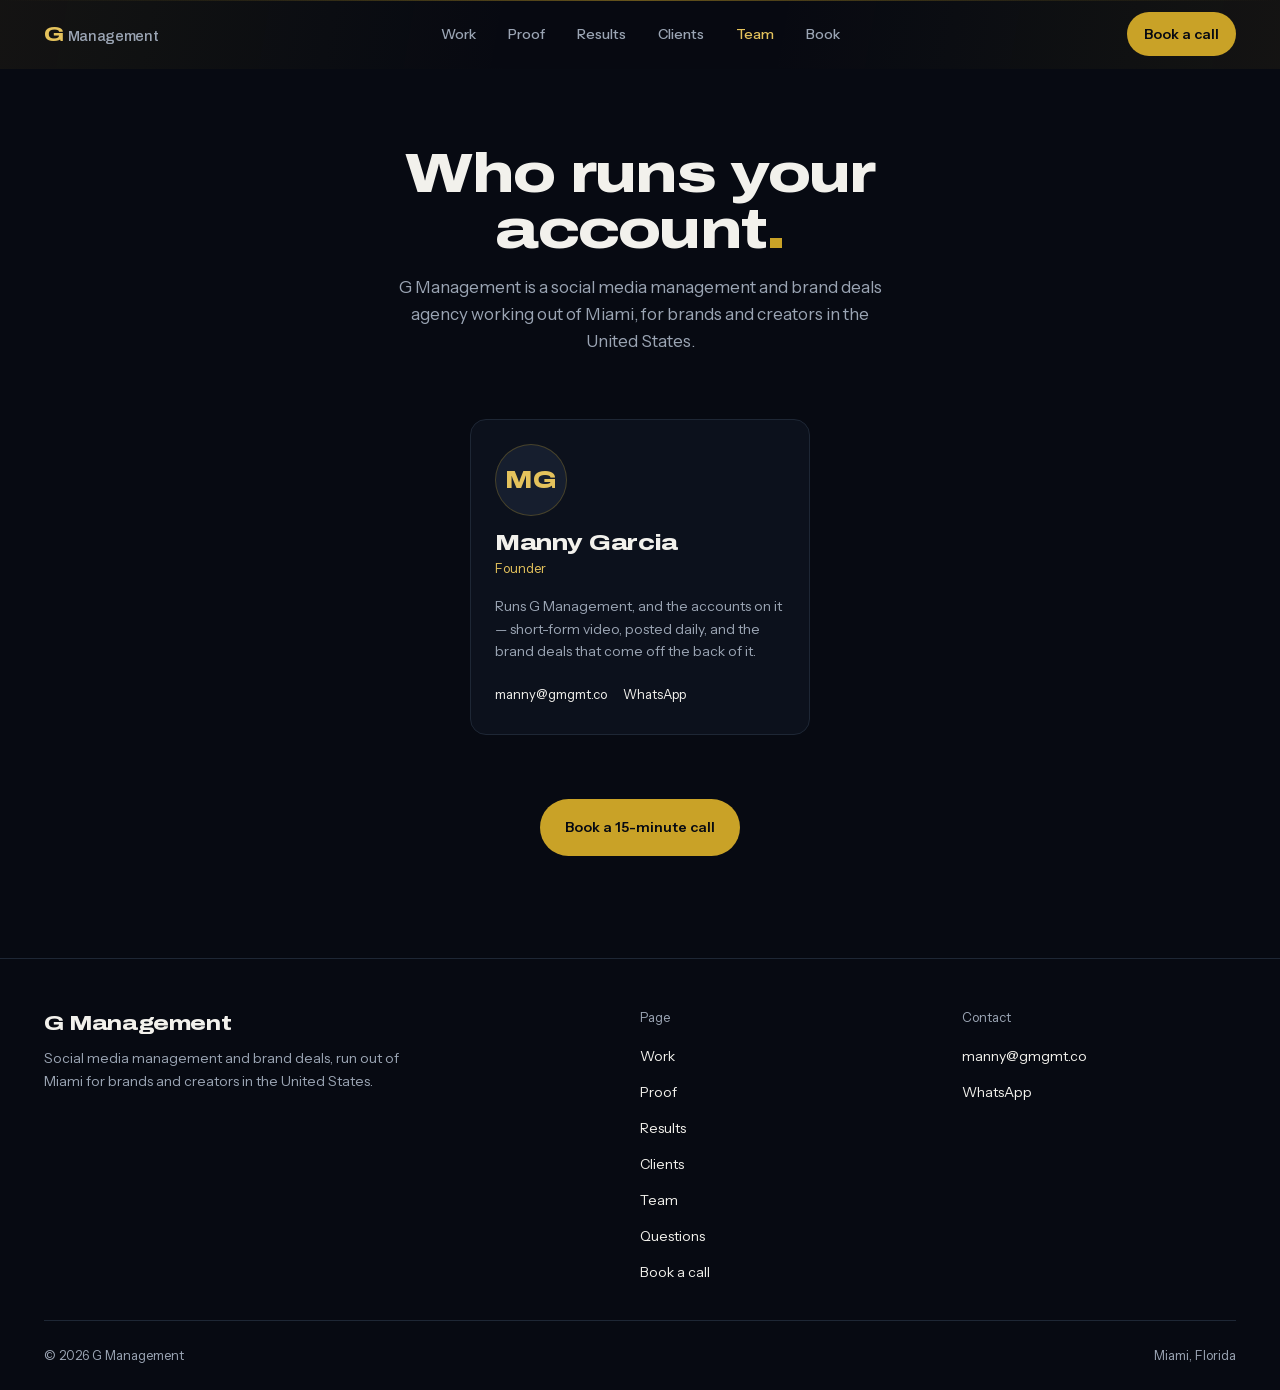
<file: team/index.html>
<!doctype html>
<html lang="en">
<head>
<meta charset="utf-8">
<meta name="viewport" content="width=device-width, initial-scale=1">
<script>document.documentElement.classList.add('js');</script>
<title>The team — G Management, Miami</title>
<meta name="description" content="The people who run your accounts at G Management: short-form video, posting and brand deals, out of Miami.">
<link rel="canonical" href="https://gmgmt.com/team/">
<meta name="robots" content="index, follow, max-image-preview:large, max-snippet:-1">
<meta name="author" content="Manny Garcia">

<meta property="og:type" content="website">
<meta property="og:url" content="https://gmgmt.com/team/">
<meta property="og:site_name" content="G Management">
<meta property="og:locale" content="en_US">
<meta property="og:title" content="The team — G Management, Miami">
<meta property="og:description" content="The people who run your accounts at G Management: short-form video, posting and brand deals, out of Miami.">
<meta property="og:image" content="https://gmgmt.com/assets/og.png">
<meta property="og:image:type" content="image/png">
<meta property="og:image:width" content="1200">
<meta property="og:image:height" content="630">
<meta property="og:image:alt" content="G Management, Miami. 100M+ organic views generated, $10M+ in tracked revenue, 500K+ short-form pieces created, 100+ accounts managed.">

<meta name="twitter:card" content="summary_large_image">
<meta name="twitter:title" content="The team — G Management, Miami">
<meta name="twitter:description" content="The people who run your accounts at G Management, out of Miami.">
<meta name="twitter:image" content="https://gmgmt.com/assets/og.png">
<meta name="theme-color" content="#070A12">

<link rel="icon" href="/favicon.svg" type="image/svg+xml">
<link rel="preload" href="/assets/fonts/archivo-latin-v5.woff2" as="font" type="font/woff2" crossorigin>
<link rel="preload" href="/assets/fonts/instrument-sans-latin-v5.woff2" as="font" type="font/woff2" crossorigin>

<style>
/* =============================================================================
   G Management — the team
   The chrome below — fonts, tokens, reset, layout, buttons, header, footer and
   motion — is the one-pager's own, copied rather than linked. A shared
   stylesheet would be a second round trip before either page could paint, and
   the README's first performance pass exists because that cost 440ms. Change a
   token in index.html and change it here.
   ========================================================================== */

/* 1. Fonts ---------------------------------------------------------------- */

/* Both faces are cut to the 104 glyphs this page sets, and their variable axes
   are cut to the range it actually asks for: Archivo is used from 400 to 800
   and never narrower than 100% wide, so the 100-900 weight and 62-125 width
   the family ships with is delta data nobody reads. Trimming the axes took
   the pair from 63KB to 43KB with the same glyphs on the page. */
@font-face {
  font-family: 'Archivo';
  src: url('/assets/fonts/archivo-latin-v5.woff2') format('woff2');
  font-weight: 400 800;
  font-stretch: 100% 125%;
  font-style: normal;
  font-display: swap;
}

@font-face {
  font-family: 'Instrument Sans';
  src: url('/assets/fonts/instrument-sans-latin-v5.woff2') format('woff2');
  font-weight: 400 600;
  font-stretch: 100%;
  font-style: normal;
  font-display: swap;
}

/* 2. Tokens --------------------------------------------------------------- */

:root {
  /* colour */
  --ink: #070A12;
  --surface: #101623;
  --surface-lift: #161E2E;
  --line: #1E2735;
  --gold: #C9A227;
  --gold-lift: #E4C25C;
  /* Chrome gold: rules, edges and washes that should read as gold without
     competing with the Book button, which is the only object on the page
     allowed to be solid gold. Literals here for the same reason the two glow
     shadows below are literals — a custom property's value is not checked
     where it is declared, so a plain duplicate cannot win, and the mixed
     versions have to sit behind the @supports guard instead. */
  --gold-edge: rgba(201, 162, 39, 0.28);
  --gold-wash: rgba(201, 162, 39, 0.07);
  /* Lifted from #7E8794. Against the page's ink that was 5.4:1 and against a
     card 4.9:1 — enough to pass AA and not enough to read a footnote on a phone
     in daylight without leaning in. This clears 7:1 on both, so the same grey
     now carries the small print everywhere instead of only just carrying it. */
  --grey: #9BA5B4;
  --paper: #F2F1EC;

  /* type */
  --font-display: 'Archivo', 'Helvetica Neue', Arial, sans-serif;
  --font-body: 'Instrument Sans', 'Helvetica Neue', Arial, sans-serif;

  --t-display: clamp(2.25rem, 5.4vw, 4.5rem);
  --t-h2: clamp(2rem, 4.6vw, 3.5rem);
  --t-h3: clamp(1.125rem, 2vw, 1.375rem);
  --t-figure: clamp(2.5rem, 5.5vw, 4rem);
  --t-body: 1.0625rem;
  --t-small: 0.875rem;
  --t-label: 0.8125rem;

  /* spacing — 8px ladder only */
  --sp-4: 4px;
  --sp-8: 8px;
  --sp-16: 16px;
  --sp-24: 24px;
  --sp-32: 32px;
  --sp-48: 48px;
  --sp-64: 64px;
  --sp-96: 96px;
  --sp-128: 128px;
  --sp-160: 160px;

  /* layout */
  --shell: 1240px;
  --gutter: var(--sp-24);
  --section-y: clamp(72px, 8vw, 128px);
  --radius: 16px;
  --radius-sm: 10px;
  --hairline: 1px solid var(--line);

  /* neon */
  --neon-soft: 0 0 24px rgba(201, 162, 39, 0.3);
  --neon: 0 0 20px rgba(201, 162, 39, 0.45),
          0 0 56px rgba(201, 162, 39, 0.18);

  /* motion */
  --ease: cubic-bezier(0.22, 0.61, 0.36, 1);
  --ease-out: cubic-bezier(0.16, 1, 0.3, 1);
}

/* The two glow shadows are literals above, because a custom property's value
   is not checked when it is declared — an engine without color-mix() would
   accept the mixed version and then fail on use, so a plain duplicate never
   wins the way it does for a normal property. Guarded, they keep following
   --gold everywhere the feature exists. */
@supports (color: color-mix(in srgb, red 50%, blue)) {
  :root {
    --neon-soft: 0 0 24px color-mix(in srgb, var(--gold) 30%, transparent);
    --neon: 0 0 20px color-mix(in srgb, var(--gold) 45%, transparent),
            0 0 56px color-mix(in srgb, var(--gold) 18%, transparent);
    --gold-edge: color-mix(in srgb, var(--gold) 28%, transparent);
    --gold-wash: color-mix(in srgb, var(--gold) 7%, transparent);
  }
}

/* On a phone the secondary type runs two points larger. 14 and 13 are
   comfortable at arm's length on a desktop and are not in one hand on a train,
   and every place these two tokens are used is exactly the text that was being
   squinted at: the steps in "How a month runs", the labels under every figure,
   the chips, the footnotes, the form hints, the FAQ answers. Moving the tokens
   moves all forty-four of them at once and keeps the ladder intact — there is
   no second scale to remember. */
@media (max-width: 699px) {
  :root {
    --t-small: 1rem;         /* 14px -> 16px */
    --t-label: 0.9375rem;    /* 13px -> 15px */
  }
}

/* 3. Reset + base --------------------------------------------------------- */

*, *::before, *::after { box-sizing: border-box; }

html {
  scroll-behavior: smooth;
  scroll-padding-top: var(--sp-64);
  -webkit-text-size-adjust: 100%;
}

body {
  margin: 0;
  background: var(--ink);
  color: var(--paper);
  font-family: var(--font-body);
  font-size: var(--t-body);
  line-height: 1.6;
  overflow-x: hidden;
  -webkit-font-smoothing: antialiased;
}

h1, h2, h3 { font-family: var(--font-display); margin: 0; line-height: 1; }
p, dl, ul, ol, figure, blockquote { margin: 0; }
ul, ol { list-style: none; padding: 0; }
img, svg, iframe, video { display: block; max-width: 100%; }
img { height: auto; }
a { color: inherit; }

/* a hidden element stays hidden, whatever display its own class asks for */
[hidden] { display: none !important; }

:focus-visible { outline: 2px solid var(--gold-lift); outline-offset: 3px; border-radius: 2px; }
::selection { background: var(--gold); color: var(--ink); }

.visually-hidden {
  position: absolute;
  width: 1px; height: 1px;
  padding: 0; margin: -1px;
  overflow: hidden;
  clip-path: inset(50%);
  white-space: nowrap;
}

.skip-link {
  position: absolute;
  left: var(--sp-16);
  top: calc(var(--sp-8) * -8);
  z-index: 30;
  padding: var(--sp-8) var(--sp-16);
  background: var(--gold);
  color: var(--ink);
  font-weight: 600;
  text-decoration: none;
  transition: top 160ms var(--ease);
}
.skip-link:focus { top: var(--sp-16); }

/* 4. Layout primitives ---------------------------------------------------- */

.shell {
  width: 100%;
  max-width: var(--shell);
  margin-inline: auto;
  padding-inline: var(--gutter);
}

section { padding-block: var(--section-y); }


/* every section opens on a centred header block */
.section-head {
  max-width: 46ch;
  margin: 0 auto clamp(var(--sp-48), 5vw, var(--sp-64));
  text-align: center;
}

/* the full stop is the brand's smallest gold accent, repeated section to
   section without adding any furniture to the page */
.dot { color: var(--gold); }

.section-title {
  font-size: var(--t-h2);
  font-weight: 800;
  font-stretch: 125%;
  letter-spacing: -0.03em;
}

.section-lead {
  margin-top: var(--sp-16);
  color: var(--grey);
}

/* 5. Buttons -------------------------------------------------------------- */

.btn {
  position: relative;
  display: inline-flex;
  align-items: center;
  justify-content: center;
  min-height: 48px;
  padding: var(--sp-16) var(--sp-24);
  border: 1px solid transparent;
  border-radius: 999px;
  font-family: var(--font-body);
  font-size: var(--t-small);
  font-weight: 600;
  text-decoration: none;
  cursor: pointer;
  overflow: hidden;
  isolation: isolate;
  transition: color 200ms var(--ease), border-color 200ms var(--ease),
              box-shadow 320ms var(--ease), transform 320ms var(--ease-out);
}
.btn::before {
  content: "";
  position: absolute;
  inset: 0;
  z-index: -1;
  transform: scaleX(0);
  transform-origin: left;
  transition: transform 420ms var(--ease-out);
}
.btn:hover::before, .btn:focus-visible::before { transform: scaleX(1); }
.btn:hover { transform: translateY(-1px); }

.btn--primary { background: var(--gold); color: var(--ink); }
.btn--primary::before {
  background: linear-gradient(100deg, var(--gold) 0%, var(--gold-lift) 50%, var(--gold) 100%);
}

.btn--ghost { border-color: var(--line); color: var(--paper); background: transparent; }
.btn--ghost::before { background: var(--surface); }
.btn--ghost:hover, .btn--ghost:focus-visible { border-color: var(--gold); }

.btn--lg { min-height: 56px; padding: var(--sp-16) var(--sp-32); font-size: 1rem; }
.btn--sm { min-height: 44px; padding: var(--sp-8) var(--sp-16); }
.btn--full { width: 100%; }

.btn--glow:hover, .btn--glow:focus-visible { box-shadow: var(--neon); }
.btn[disabled] { opacity: 0.45; pointer-events: none; }

/* 6. Header --------------------------------------------------------------- */

.site-header {
  position: sticky;
  top: 0;
  z-index: 20;
  /* Colour and image are set apart rather than through the shorthand, because
     the ink is what transitions on stick and a gradient cannot be transitioned
     at all. The shorthand would reset one every time the other was declared. */
  background-color: rgba(7, 10, 18, 0.94);
  background-color: color-mix(in srgb, var(--ink) 94%, transparent);
  /* The gold laid across the bar as a wash, heaviest at the two ends. Filling
     the bar instead would put the Book button in gold on gold and cost it the
     only thing that makes it the loudest object above the fold. */
  background-image: linear-gradient(100deg, var(--gold-wash) 0%, transparent 40%,
                                            transparent 60%, var(--gold-wash) 100%);
  border-bottom: 1px solid transparent;
  transition: background-color 300ms var(--ease), border-color 300ms var(--ease);
}
/* A lit edge along the top, brightest in the middle and gone at both ends, so
   the bar sits on the hero film rather than flush against it. */
.site-header::after {
  content: '';
  position: absolute;
  inset: 0 0 auto;
  height: 1px;
  background: linear-gradient(90deg, transparent, var(--gold-edge) 20%,
                              var(--gold) 50%, var(--gold-edge) 80%, transparent);
  opacity: 0.5;
  pointer-events: none;
  transition: opacity 300ms var(--ease);
}
.site-header.is-stuck {
  background-color: rgba(7, 10, 18, 0.94);
  background-color: color-mix(in srgb, var(--ink) 94%, transparent);
  border-bottom-color: var(--gold-edge);
}
.site-header.is-stuck::after { opacity: 0.9; }

.site-header__progress {
  position: absolute;
  left: 0; right: 0; bottom: -1px;
  height: 2px;
  overflow: hidden;
}
.site-header__progress span {
  display: block;
  height: 100%;
  background: linear-gradient(90deg, var(--gold), var(--gold-lift));
  box-shadow: var(--neon-soft);
  transform: scaleX(var(--p, 0));
  transform-origin: left;
}

.site-header__inner {
  display: grid;
  /* minmax(0, 1fr) and not 1fr: the nav is a scroll container, and a bare 1fr
     track floors at its content's width, which would let the strip push the
     header wider than the phone instead of scrolling inside it. */
  grid-template-columns: auto minmax(0, 1fr);
  grid-template-areas: 'brand nav';
  align-items: center;
  gap: var(--sp-16);
  min-height: 68px;
}

.wordmark {
  display: inline-flex;
  align-items: baseline;
  gap: var(--sp-4);
  font-family: var(--font-display);
  text-decoration: none;
  letter-spacing: -0.02em;
}
.wordmark {
  grid-area: brand;
}
.wordmark__g {
  font-size: 1.25rem;
  font-weight: 800;
  font-stretch: 125%;
  color: var(--gold-lift);
  transition: text-shadow 200ms var(--ease);
}
.wordmark:hover .wordmark__g,
.wordmark:focus-visible .wordmark__g { text-shadow: var(--neon-soft); }
.wordmark__rest {
  font-size: 0.9375rem;
  font-weight: 500;
  color: var(--grey);
  transition: color 200ms var(--ease);
}
.wordmark:hover .wordmark__rest { color: var(--paper); }

/* The nav used to be display:none below 900px with nothing in its place, so a
   phone had no way to reach a section by name. It is a horizontal scroll strip
   at those widths instead of a drawer: a drawer needs a focus trap, a scroll
   lock and an open/closed state, and this page pays for none of that today.
   Same links, same observer, same marker — only the box changes. */
.site-nav {
  grid-area: nav;
  display: flex;
  position: relative;
  gap: var(--sp-24);
  justify-self: end;
  max-width: 100%;
  overflow-x: auto;
  overscroll-behavior-x: contain;
  scrollbar-width: none;
  -ms-overflow-style: none;
  /* Fades at the trailing edge to say there is more. Masked rather than
     covered with a gradient, because the bar behind it is a wash now and an
     overlay would have to track it. */
  -webkit-mask-image: linear-gradient(90deg, #000 0, #000 calc(100% - 20px), transparent 100%);
          mask-image: linear-gradient(90deg, #000 0, #000 calc(100% - 20px), transparent 100%);
}
.site-nav::-webkit-scrollbar { display: none; }
.site-nav a { white-space: nowrap; }
.site-nav a {
  display: inline-flex;
  align-items: center;
  min-height: 44px;
  font-size: var(--t-small);
  font-weight: 500;
  color: var(--grey);
  text-decoration: none;
  transition: color 200ms var(--ease);
}
.site-nav a:hover { color: var(--paper); }
.site-nav a.is-active { color: var(--gold-lift); }

.site-nav__marker {
  position: absolute;
  bottom: 12px;
  left: 0;
  height: 2px;
  width: var(--w, 0px);
  background: linear-gradient(90deg, var(--gold), var(--gold-lift));
  box-shadow: var(--neon-soft);
  transform: translateX(var(--x, 0px));
  opacity: var(--o, 0);
  transition: transform 380ms var(--ease-out), width 380ms var(--ease-out),
              opacity 200ms var(--ease);
}

/* The header used to carry `backdrop-filter: blur(14px) saturate(140%)` here,
   and it is a sticky bar sitting over a full-screen hero film. A backdrop
   filter has to re-read and re-blur everything behind it every time that
   backdrop changes — which, over a playing video, is every single frame, for
   as long as the hero is on screen, on the compositor thread the page also
   scrolls on. It was desktop-only, which is exactly where the stutter was.

   The bar is over near-black at every scroll position, so the glass was
   costing a frame budget to blur something nobody could see through. A flat
   translucent ink reads identically and costs nothing. */
/* The header rearranges over three bands rather than two, because the phone
   action bar only exists below 768px and the header has to cover the gap. */

/* Below 768 the action bar already carries Book / WhatsApp / Email, so the
   header's own CTA is the same button twice on the same screen. Dropping it is
   what pays for the nav strip, and the bar keeps its 68px. */
@media (max-width: 767px) {
  .site-header .btn { display: none; }
}

/* No action bar in this band, so the CTA stays and the strip takes its own row. */
@media (min-width: 768px) and (max-width: 899px) {
  .site-header__inner {
    grid-template-columns: minmax(0, 1fr) auto;
    grid-template-areas:
      'brand cta'
      'nav   nav';
    row-gap: var(--sp-4);
    padding-block: var(--sp-8);
    min-height: 0;
  }
  .site-nav { justify-self: start; }
  .site-header .btn { grid-area: cta; justify-self: end; }
}

@media (min-width: 900px) {
  /* background-color, not background: the shorthand would drop the gold wash. */
  .site-header {
    background-color: rgba(7, 10, 18, 0.86);
    background-color: color-mix(in srgb, var(--ink) 86%, transparent);
  }
  .site-header__inner {
    grid-template-columns: 1fr auto 1fr;
    grid-template-areas: 'brand nav cta';
  }
  /* Wide enough for every link, so the strip goes back to being a plain row. */
  .site-nav {
    justify-self: center;
    gap: var(--sp-32);
    overflow: visible;
    -webkit-mask-image: none;
            mask-image: none;
  }
  .site-header .btn { justify-self: end; }
}


/* 15. Footer ---------------------------------------------------------------- */

.site-footer { border-top: var(--hairline); padding-block: var(--sp-48) var(--sp-24); }

.site-footer__top {
  display: grid;
  gap: var(--sp-32);
  padding-bottom: var(--sp-32);
  border-bottom: var(--hairline);
}

.site-footer__mark {
  font-family: var(--font-display);
  font-size: 1.25rem;
  font-weight: 800;
  font-stretch: 125%;
  letter-spacing: -0.02em;
}
.site-footer__line { margin-top: var(--sp-8); max-width: 36ch; font-size: var(--t-small); color: var(--grey); }

.site-footer__heading { font-size: var(--t-label); color: var(--grey); margin-bottom: var(--sp-8); }
.site-footer__nav, .site-footer__contact { display: grid; gap: var(--sp-4); align-content: start; }
.site-footer__nav a, .site-footer__contact a {
  display: inline-flex;
  align-items: center;
  min-height: 32px;
  font-size: var(--t-small);
  text-decoration: none;
  color: var(--paper);
  transition: color 200ms var(--ease);
}
.site-footer__nav a:hover, .site-footer__contact a:hover { color: var(--gold-lift); }

.site-footer__bottom {
  display: flex;
  flex-wrap: wrap;
  justify-content: space-between;
  gap: var(--sp-16);
  padding-top: var(--sp-24);
  font-size: var(--t-label);
  color: var(--grey);
}

@media (min-width: 720px) {
  .site-footer__top { grid-template-columns: 2fr 1fr 1fr; gap: var(--sp-48); }
}


/* 16. Team ------------------------------------------------------------------
   The number the one-pager's own contents list skips, because there was never
   a section 16. There is now. */

.team { padding-top: clamp(var(--sp-48), 6vw, var(--sp-96)); }

/* auto-fit and centred rather than a fixed column count, so the row stays
   balanced at one person and at seven without anyone editing a breakpoint
   when somebody joins. The min() keeps a 280px card from overflowing a 320px
   phone. */
.team__grid {
  display: grid;
  gap: var(--sp-24);
  grid-template-columns: repeat(auto-fit, minmax(min(100%, 280px), 340px));
  justify-content: center;
}

.member {
  display: grid;
  gap: var(--sp-16);
  align-content: start;
  padding: var(--sp-24);
  border: var(--hairline);
  border-radius: var(--radius);
  background: rgba(16, 22, 35, 0.6);
  background: color-mix(in srgb, var(--surface) 60%, transparent);
  transition: border-color 200ms var(--ease), transform 200ms var(--ease);
}
.member:hover { border-color: var(--gold-edge); transform: translateY(-2px); }

/* Initials until there is a photograph. The monogram is the same shape and
   the same 72px box a portrait drops into, so adding one later moves nothing
   on the page — there is no reflow to design around and no placeholder image
   to ship. */
.member__portrait {
  width: 72px;
  height: 72px;
  border-radius: 50%;
  overflow: hidden;
  display: grid;
  place-items: center;
  border: 1px solid var(--gold-edge);
  background: var(--surface-lift);
  font-family: var(--font-display);
  font-size: 1.5rem;
  font-weight: 800;
  font-stretch: 125%;
  letter-spacing: -0.02em;
  color: var(--gold-lift);
}
.member__portrait img { display: block; width: 100%; height: 100%; object-fit: cover; }

.member__name {
  font-family: var(--font-display);
  font-size: var(--t-h3);
  font-weight: 800;
  font-stretch: 125%;
  letter-spacing: -0.02em;
}
.member__role { margin-top: var(--sp-4); font-size: var(--t-label); color: var(--gold-lift); }
.member__line { font-size: var(--t-small); color: var(--grey); }

.member__links { display: flex; flex-wrap: wrap; gap: var(--sp-16); }
.member__links a {
  display: inline-flex;
  align-items: center;
  min-height: 32px;
  font-size: var(--t-label);
  color: var(--paper);
  text-decoration: none;
  transition: color 200ms var(--ease);
}
.member__links a:hover, .member__links a:focus-visible { color: var(--gold-lift); }

.team__back { display: grid; justify-items: center; gap: var(--sp-16); text-align: center; }

/* This page's nav points back at the one-pager's sections, so nothing here is
   ever the observer's "current section" — the page itself is. */
.site-nav a[aria-current="page"] { color: var(--gold-lift); }


/* 17. Motion ---------------------------------------------------------------- */

@keyframes rise { from { opacity: 0; transform: translateY(18px); } to { opacity: 1; transform: none; } }
@keyframes marquee { from { transform: none; } to { transform: translateX(-33.333%); } }
@keyframes pulse {
  0%   { box-shadow: 0 0 0 0 rgba(201, 162, 39, 0.55);
 box-shadow: 0 0 0 0 color-mix(in srgb, var(--gold) 55%, transparent); }
  70%  { box-shadow: 0 0 0 8px rgba(0, 0, 0, 0);
 box-shadow: 0 0 0 8px color-mix(in srgb, var(--gold) 0%, transparent); }
  100% { box-shadow: 0 0 0 0 rgba(0, 0, 0, 0);
 box-shadow: 0 0 0 0 color-mix(in srgb, var(--gold) 0%, transparent); }
}
@keyframes ch-in { from { opacity: 0; transform: translateY(0.5em); } to { opacity: 1; transform: none; } }

/* page load sequence, gated on JS so a scripted-off page renders complete */
.js [data-seq] { animation: rise 700ms var(--ease-out) both; }
.js [data-seq="1"] { animation-delay: 120ms; }
.js [data-seq="2"], .js [data-seq="3"], .js [data-seq="4"] { animation-delay: 200ms; }
.js [data-seq="5"] { animation-delay: 760ms; }
.js [data-seq="6"] { animation-delay: 860ms; }
.js [data-seq="7"] { animation-delay: 960ms; }
.js [data-seq="8"] { animation-delay: 420ms; }

/* The light field used to drift here, on desktops with a mouse. It is the
   layer the hero paints its glow with, it spans 150% of the viewport, and it
   carried a 40px blur — so the drift meant re-rasterising a full-screen blur
   on every frame, for ever, directly on top of a playing video. That is what
   made the top of the page stutter on a computer and never on a phone. The
   blur is gone from section 7 and the drift is gone from here; the hero holds
   still and the film is what moves. */
.js .hero__dot { animation: pulse 2600ms var(--ease) 1600ms infinite; }
.js .marquee__track { animation: marquee 28s linear infinite; }
.marquee:hover .marquee__track { animation-play-state: paused; }
/* and paused outright while the row is off screen — see section 4b in main.js */
.marquee__track.is-idle { animation-play-state: paused; }

/* headline: the per-line reveal steps aside once characters take over */
.js [data-scramble].is-split .line > span { animation: none; opacity: 1; transform: none; }
.js [data-scramble].is-split .ch { opacity: 0; transform: translateY(0.5em); }
/* `will-change: transform, opacity` used to sit here, which asks the browser
   for a composited layer per glyph — around sixty of them, all at once, in the
   same second the hero film is being fetched and decoded. An opacity and
   transform animation is promoted by the compositor anyway while it runs, so
   the hint bought nothing and the layer count cost the opening frames. */
.js [data-scramble].is-cascading .ch {
  animation: ch-in 620ms var(--ease-out) both;
  animation-delay: calc(250ms + var(--n) * 16ms);
}

/* once every glyph has landed the animation is dropped and the letters are
   left as plain painted text */
.js [data-scramble].is-done .ch {
  animation: none;
  opacity: 1;
  transform: none;
}

/* reveal on view */
.js [data-reveal="rise"] {
  opacity: 0;
  transform: translateY(24px);
  transition: opacity 800ms var(--ease-out), transform 800ms var(--ease-out);
  transition-delay: var(--delay, 0ms);
}
.js [data-reveal="rise"].is-in { opacity: 1; transform: none; }

/* a screenshot arrives by uncovering itself from the bottom up */
.js [data-reveal="shot"] {
  opacity: 0;
  transform: translateY(18px) scale(0.98);
  clip-path: inset(14% 0 0 0 round 10px);
  transition: opacity 900ms var(--ease-out),
              transform 1100ms var(--ease-out),
              clip-path 1100ms var(--ease-out);
  transition-delay: var(--delay, 0ms);
}
.js [data-reveal="shot"].is-in {
  opacity: 1;
  transform: none;
  clip-path: inset(0 0 0 0 round 10px);
}

@media (prefers-reduced-motion: reduce) {
  html { scroll-behavior: auto; }

  *, *::before, *::after {
    animation-duration: 1ms !important;
    animation-delay: 0ms !important;
    animation-iteration-count: 1 !important;
    transition-duration: 1ms !important;
    transition-delay: 0ms !important;
  }

  .js [data-seq], .js .hero__field, .js .hero__dot,
  .js .marquee__track, .js [data-scramble] .ch, .js .btn {
    animation: none !important;
    opacity: 1;
    transform: none;
  }

  .js [data-reveal] { opacity: 1; transform: none; }
  .js [data-reveal="shot"] { clip-path: none; }
  .js .reel-kicker::before, .js .reel-kicker::after { transform: none; }
  .shot::before, .shot::after { display: none; }
  .ba__pair figure:hover .shot img { transform: none; }
  .motes { display: none; }
  .reel__frame:hover { transform: none; }
  [data-chart] .chart__line { stroke-dashoffset: 0; }
  [data-chart] .chart__dots { opacity: 1; }
  .meter__track span { width: calc(var(--pct) * 1%); }
}
</style>

<!-- Google Analytics 4, the same property as the home page — both pages
     report into one stream, so /team is not a hole in the numbers. Keep the
     measurement ID in step with index.html. -->
<script data-ga4="G-913LWDC4QM">
(function () {
  var id = (document.currentScript.getAttribute('data-ga4') || '').trim();
  if (!id) return;
  var tag = document.createElement('script');
  tag.async = true;
  tag.src = 'https://www.googletagmanager.com/gtag/js?id=' + encodeURIComponent(id);
  document.head.appendChild(tag);
  window.dataLayer = window.dataLayer || [];
  window.gtag = function () { window.dataLayer.push(arguments); };
  window.gtag('js', new Date());
  window.gtag('config', id, { anonymize_ip: true });
}());
</script>
</head>
<body>

<a class="skip-link" href="#main">Skip to content</a>

<header class="site-header" data-header>
  <span class="site-header__progress" aria-hidden="true"><span data-progress></span></span>
  <div class="shell site-header__inner">
    <a class="wordmark" href="/" aria-label="G Management, home">
      <span class="wordmark__g">G</span><span class="wordmark__rest">Management</span>
    </a>

    <!-- No data-nav-link and no marker on this page. Those links are read back
         through querySelector by the header module, and "/#work" is not a
         valid selector; the sliding marker has nothing to track here anyway,
         because the current section is the whole document. -->
    <nav class="site-nav" aria-label="Sections">
      <a href="/#work">Work</a>
      <a href="/#proof">Proof</a>
      <a href="/#results">Results</a>
      <a href="/#voices">Clients</a>
      <a href="/team/" aria-current="page">Team</a>
      <a href="/#book">Book</a>
    </nav>

    <a class="btn btn--primary btn--sm btn--glow" href="/#book">Book a call</a>
  </div>
</header>

<main id="main">

  <section class="team" aria-labelledby="team-title">
    <div class="shell">
      <header class="section-head" data-reveal="rise">
        <h1 class="section-title" id="team-title">Who runs your account<span class="dot">.</span></h1>
        <p class="section-lead">G Management is a social media management and brand deals
          agency working out of Miami, for brands and creators in the United States.</p>
      </header>

      <div class="team__grid">

        <article class="member" data-reveal="rise">
          <p class="member__portrait" aria-hidden="true">MG</p>
          <div>
            <h2 class="member__name">Manny Garcia</h2>
            <p class="member__role">Founder</p>
          </div>
          <p class="member__line">Runs G Management, and the accounts on it — short-form
            video, posted daily, and the brand deals that come off the back of it.</p>
          <p class="member__links">
            <a href="mailto:manny@gmgmt.co">manny@gmgmt.co</a>
            <a href="https://wa.me/17869295735" target="_blank" rel="noopener">WhatsApp</a>
          </p>
        </article>

        <!-- ============================================================ ADD PEOPLE HERE

             Copy the block below once per person and fill in the five things
             marked. Nothing else on the page needs touching — the grid goes to
             two columns at 700px and three at 1000px on its own.

               1. Initials      two letters, matching the name
               2. Name
               3. Role
               4. One line      what they actually do on an account
               5. Links         drop the whole <p> if there are none to give

             For a photograph, replace the initials paragraph with:

               <p class="member__portrait">
                 <img src="/assets/team/firstname-v1.webp" alt=""
                      width="72" height="72" loading="lazy" decoding="async">
               </p>

             alt="" is right here: the name is already the heading directly
             beside it, so describing the face again is a second announcement of
             the same person. Export square, 144x144 for two-times screens, and
             put a version number in the filename the way every other asset in
             this repo does — the cache headers in vercel.json are long, and the
             filename is what busts them.

        <article class="member" data-reveal="rise">
          <p class="member__portrait" aria-hidden="true">XX</p>
          <div>
            <h2 class="member__name">Name</h2>
            <p class="member__role">Role</p>
          </div>
          <p class="member__line">One line on what they do.</p>
          <p class="member__links">
            <a href="mailto:name@gmgmt.co">name@gmgmt.co</a>
          </p>
        </article>

        ============================================================================= -->

      </div>

      <p class="team__back" data-reveal="rise" style="margin-top: var(--sp-64)">
        <a class="btn btn--primary btn--glow" href="/#book">Book a 15-minute call</a>
      </p>
    </div>
  </section>

</main>

<footer class="site-footer">
  <div class="shell">
    <div class="site-footer__top">
      <div class="site-footer__brand">
        <p class="site-footer__mark">G Management</p>
        <p class="site-footer__line">Social media management and brand deals, run out of Miami
          for brands and creators in the United States.</p>
      </div>

      <nav class="site-footer__nav" aria-label="Footer">
        <p class="site-footer__heading">Page</p>
        <a href="/#work">Work</a>
        <a href="/#proof">Proof</a>
        <a href="/#results">Results</a>
        <a href="/#voices">Clients</a>
        <a href="/team/">Team</a>
        <a href="/#faq">Questions</a>
        <a href="/#book">Book a call</a>
      </nav>

      <div class="site-footer__contact">
        <p class="site-footer__heading">Contact</p>
        <a href="mailto:manny@gmgmt.co">manny@gmgmt.co</a>
        <a href="https://wa.me/17869295735" target="_blank" rel="noopener">WhatsApp</a>
      </div>
    </div>

    <div class="site-footer__bottom">
      <p>&copy; <span data-year>2025</span> G Management</p>
      <p>Miami, Florida</p>
    </div>
  </div>
</footer>

<script src="/assets/js/main-v12.js" defer></script>
</body>
</html>
</file>
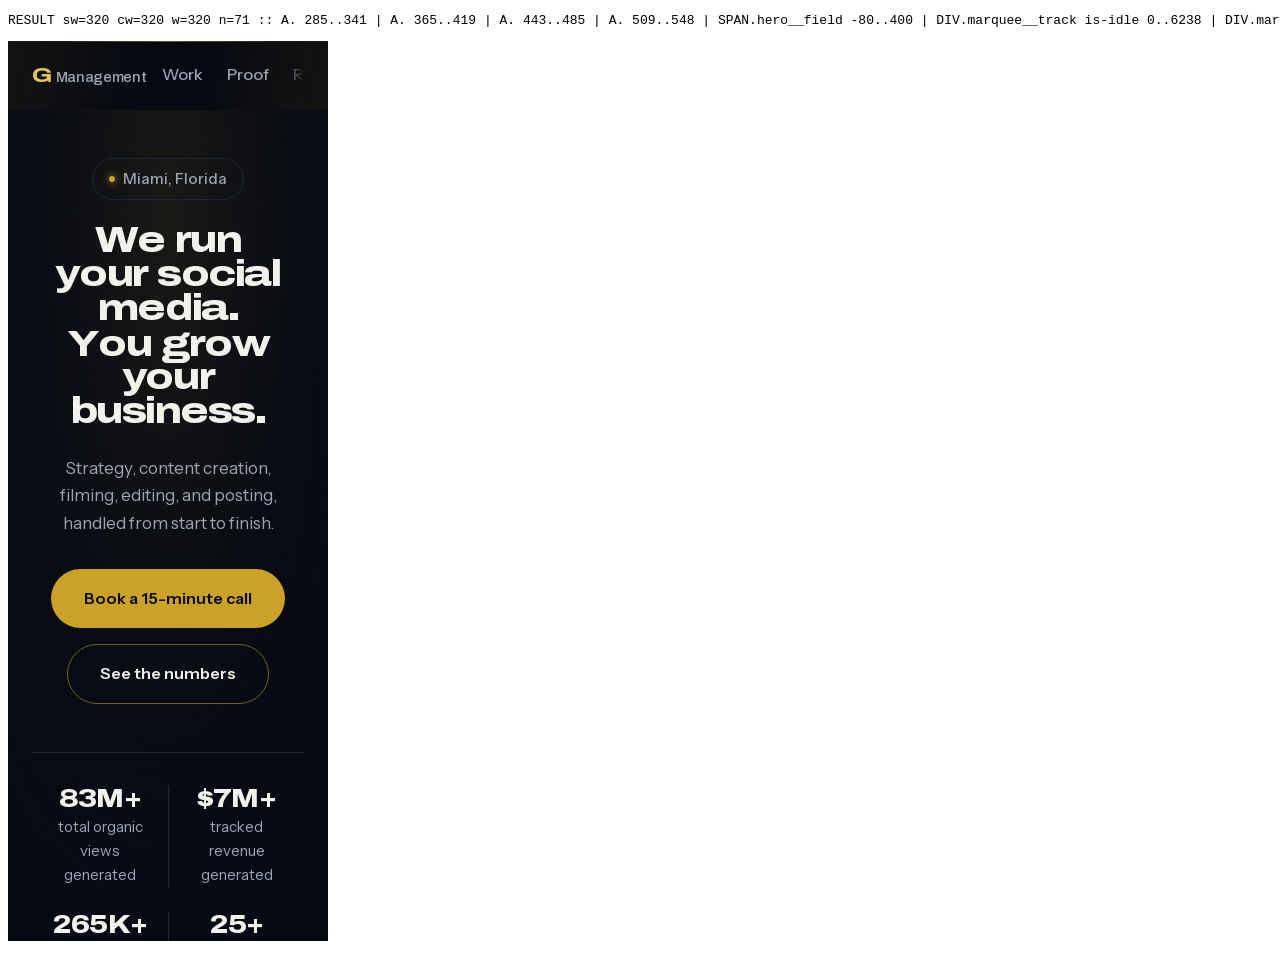
<file: tools/check.html>
<!DOCTYPE html><html lang="en"><head><meta charset="utf-8"><title>check</title></head>
<body><pre id="out">running</pre>
<iframe id="f" src="/" style="height:900px;border:0"></iframe>
<script>
var W=parseInt(new URLSearchParams(location.search).get('w')||'320',10);
var f=document.getElementById('f');
f.style.width=W+'px';
f.addEventListener('load',function(){ setTimeout(function(){
  var d=f.contentDocument, w=f.contentWindow, wide=[];
  var cw=d.documentElement.clientWidth;
  [].slice.call(d.querySelectorAll('body *')).forEach(function(el){
    if (el.closest('.ticker')) return;
    var r=el.getBoundingClientRect();
    if (r.right > cw + 0.5 || r.left < -0.5) wide.push(el.tagName+'.'+(el.getAttribute('class')||'')+' '+Math.round(r.left)+'..'+Math.round(r.right));
  });
  document.getElementById('out').textContent='RESULT sw='+d.documentElement.scrollWidth+' cw='+cw+' w='+W+' n='+wide.length+' :: '+wide.slice(0,10).join(' | ');
},900);});
</script></body></html>
</file>
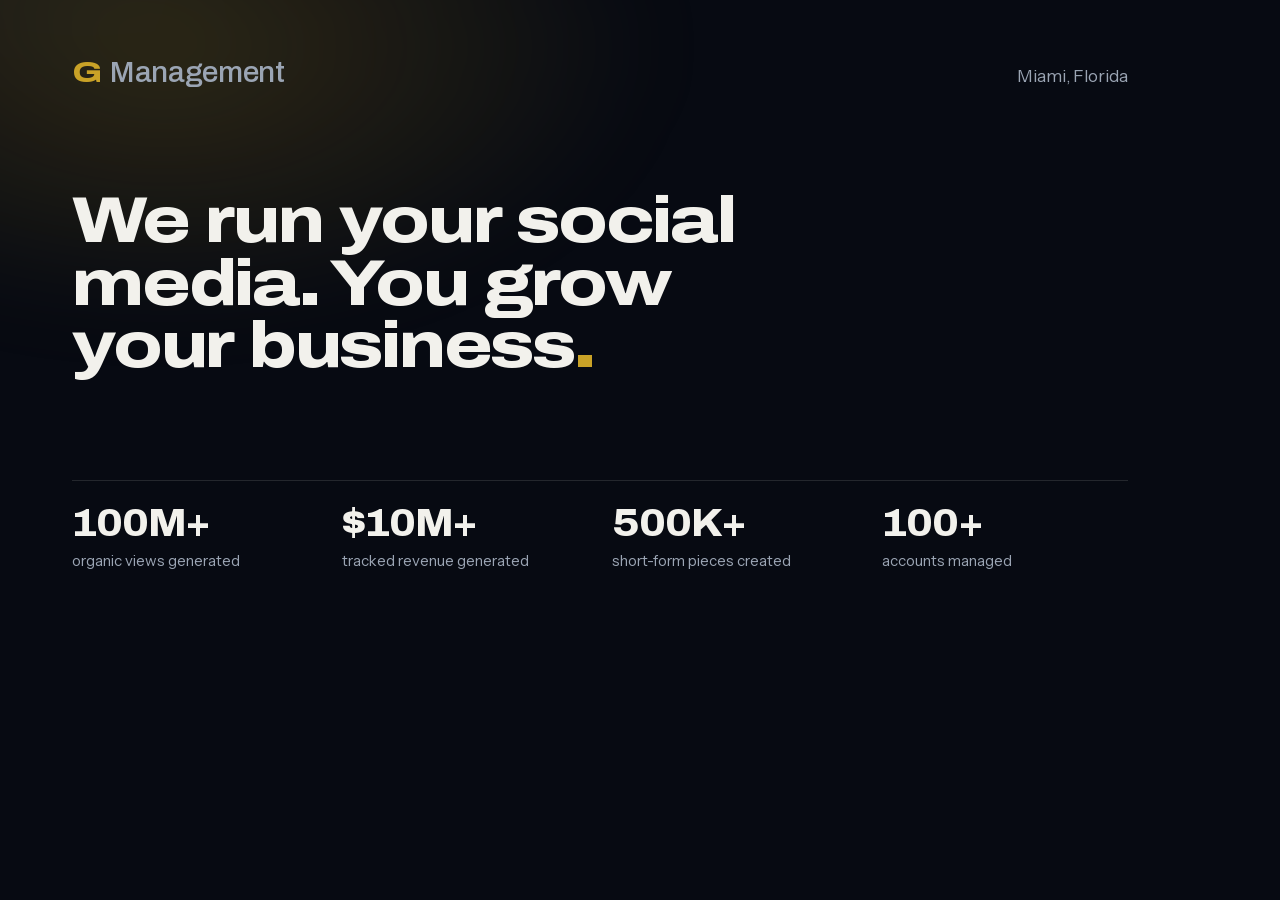
<file: tools/og-source.html>
<!DOCTYPE html>
<html lang="en">
<head>
<meta charset="utf-8">
<title>og source</title>
<style>
  /* The source for assets/og.png, rebuilt to match the image that actually
     shipped. The file that used to sit here had drifted into a different,
     plainer layout — no glow, no place line, gold figures, three of them — so
     regenerating from it quietly replaced a good picture with a worse one.
     This one is measured against the shipped PNG: same ink, same glow, same
     mark, same place line, same hairline, same four figures in white over grey
     captions. Change the copy here and re-shoot; do not change the furniture
     without looking at the result beside the old one.

     It cannot link the stylesheet: the styles live inside index.html. Only the
     tokens and the two faces this file uses are repeated. */
  @font-face { font-family: 'Archivo'; src: url('/assets/fonts/archivo-latin-v5.woff2') format('woff2');
               font-weight: 400 800; font-stretch: 100% 125%; }
  @font-face { font-family: 'Instrument Sans'; src: url('/assets/fonts/instrument-sans-latin-v5.woff2') format('woff2');
               font-weight: 400 600; }
  :root {
    --ink: #070A12;
    --gold: #C9A227;
    --grey: #9BA5B4;
    --paper: #F2F1EC;
    --font-display: 'Archivo', 'Helvetica Neue', Arial, sans-serif;
    --font-body: 'Instrument Sans', 'Helvetica Neue', Arial, sans-serif;
  }
  /* Without this the 1200x630 box plus its padding is 1344x750, so the place
     line runs off the right edge and the whole figures row falls out of the
     bottom of the shot — which is exactly what the drifted source was doing. */
  *, *::before, *::after { box-sizing: border-box; }
  html, body { margin: 0; }
  body { width: 1200px; height: 630px; overflow: hidden;
         font-family: var(--font-body); color: var(--paper); background: var(--ink); }

  .og {
    position: relative;
    width: 1200px; height: 630px;
    padding: 56px 72px 60px;
    display: flex; flex-direction: column; justify-content: space-between;
    background: var(--ink);
    overflow: hidden;
  }
  /* the light field, the one thing the drifted source had lost */
  .og::before {
    content: "";
    position: absolute; inset: -30% -10% 20% -20%;
    background:
      radial-gradient(46% 58% at 26% 34%, rgba(201, 162, 39, 0.20), transparent 70%),
      radial-gradient(38% 46% at 8% 8%, rgba(242, 241, 236, 0.05), transparent 72%);
    filter: blur(40px);
    pointer-events: none;
  }
  .og > * { position: relative; }

  .og__top { display: flex; align-items: baseline; justify-content: space-between; }
  .og__mark { margin: 0; font-family: var(--font-display); font-weight: 800; font-stretch: 125%;
              letter-spacing: -0.02em; font-size: 30px; color: var(--gold); }
  .og__mark span { color: var(--grey); font-weight: 500; font-stretch: 100%;
                   letter-spacing: -0.01em; }
  .og__where { margin: 0; font-size: 17px; color: var(--grey); }

  .og__line { font-family: var(--font-display); font-weight: 800; font-stretch: 122%;
              font-size: 64px; line-height: 0.98; letter-spacing: -0.035em;
              max-width: 15ch; margin: 0; }
  .og__line i { font-style: normal; color: var(--gold); }

  .og__foot { border-top: 1px solid rgba(242, 241, 236, 0.12); padding-top: 24px;
              display: grid; grid-template-columns: repeat(4, 1fr); gap: 24px; }
  .og__fig { font-family: var(--font-display); font-weight: 800; font-stretch: 112%;
             font-size: 38px; letter-spacing: -0.03em; font-variant-numeric: tabular-nums;
             line-height: 1; margin: 0; }
  .og__cap { font-size: 15px; color: var(--grey); margin: 8px 0 0; }
</style>
</head>
<body>
<div class="og">
  <div class="og__top">
    <p class="og__mark">G <span>Management</span></p>
    <p class="og__where">Miami, Florida</p>
  </div>

  <h1 class="og__line">We run your social media. You grow your business<i>.</i></h1>

  <div class="og__foot">
    <div><p class="og__fig">100M+</p><p class="og__cap">organic views generated</p></div>
    <div><p class="og__fig">$10M+</p><p class="og__cap">tracked revenue generated</p></div>
    <div><p class="og__fig">500K+</p><p class="og__cap">short-form pieces created</p></div>
    <div><p class="og__fig">100+</p><p class="og__cap">accounts managed</p></div>
  </div>
</div>
</body>
</html>
</file>
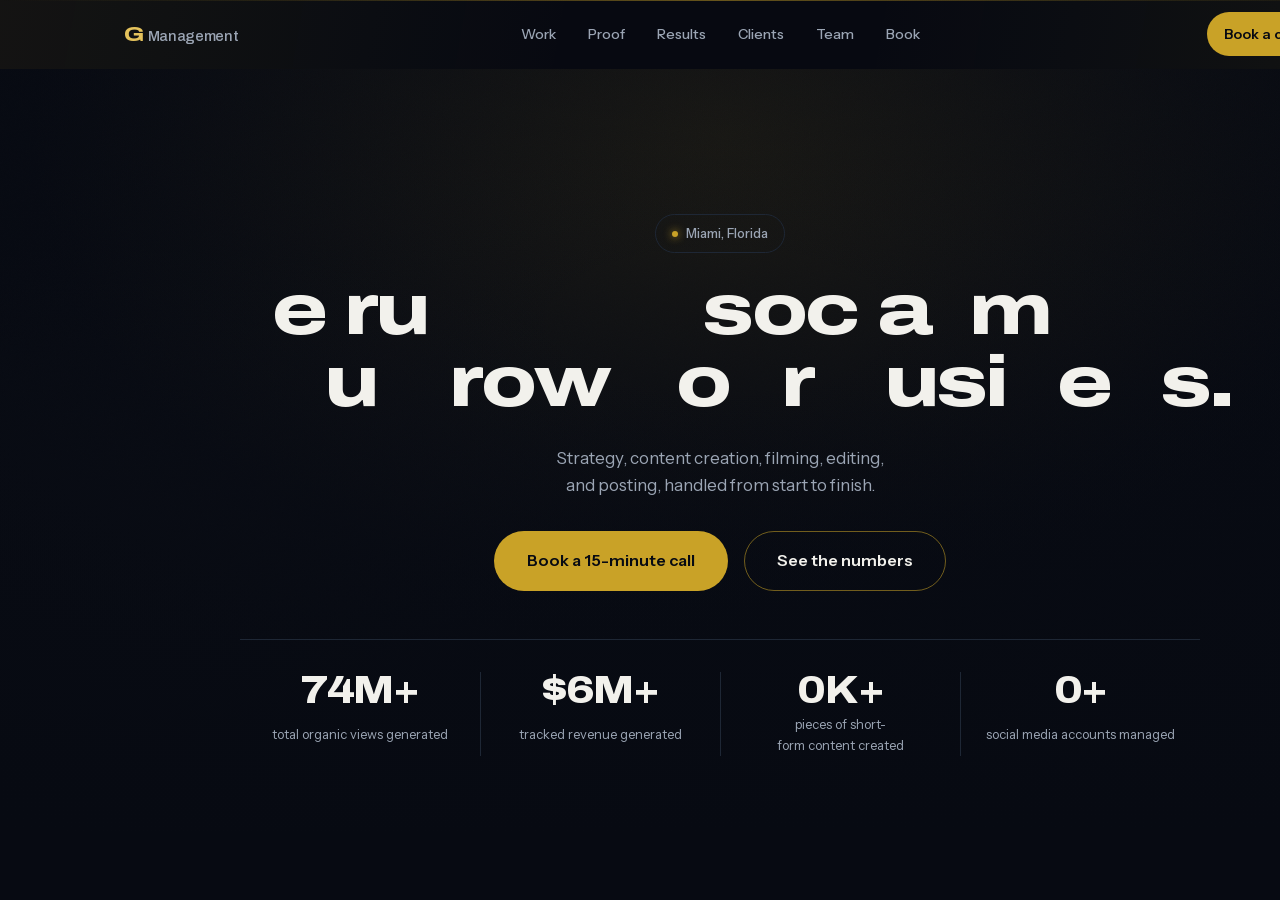
<file: tools/slice.html>
<!DOCTYPE html>
<html lang="en">
<head>
<meta charset="utf-8">
<title>slice</title>
<style>
  html, body { margin: 0; background: #070A12; overflow: hidden; }
  iframe { border: 0; display: block; }
</style>
</head>
<body>
<iframe id="f" src="/" title="slice"></iframe>
<script>
  /* Renders the site at a chosen width, scrolled to an offset or an element.
     The iframe is kept at the window's own height so viewport units (svh)
     resolve the way they would on a real screen. */
  var q = new URLSearchParams(location.search);
  var w = parseInt(q.get('w') || '1440', 10);
  var y = parseInt(q.get('y') || '0', 10);
  var id = q.get('id');
  var pad = parseInt(q.get('pad') || '40', 10);

  var f = document.getElementById('f');
  f.style.width = w + 'px';
  f.style.height = window.innerHeight + 'px';

  f.addEventListener('load', function () {
    var win = f.contentWindow;
    var doc = f.contentDocument;
    doc.documentElement.style.scrollBehavior = 'auto';

    setTimeout(function () {
      var top = y;
      if (id) {
        var el = doc.getElementById(id);
        if (el) top = el.getBoundingClientRect().top + win.scrollY - pad;
      }
      win.scrollTo(0, top);
    }, 400);
  });
</script>
</body>
</html>
</file>
